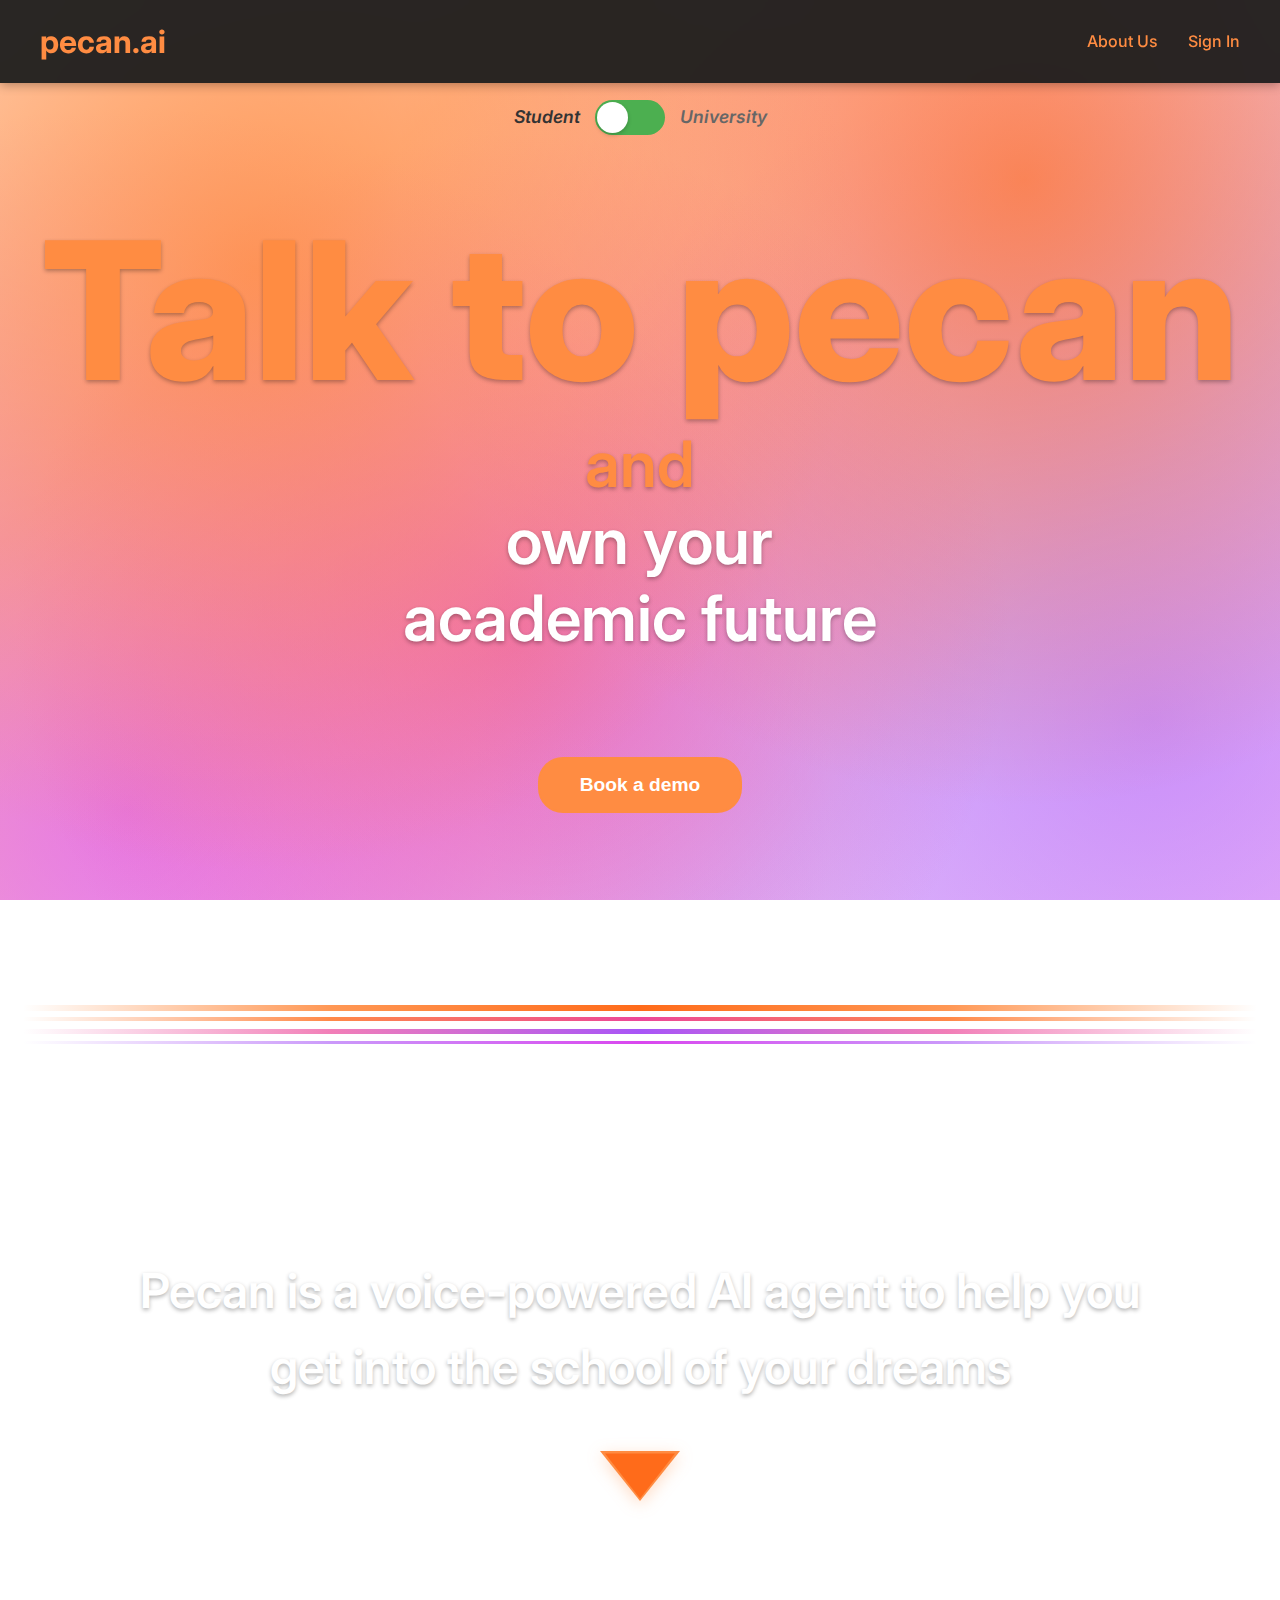
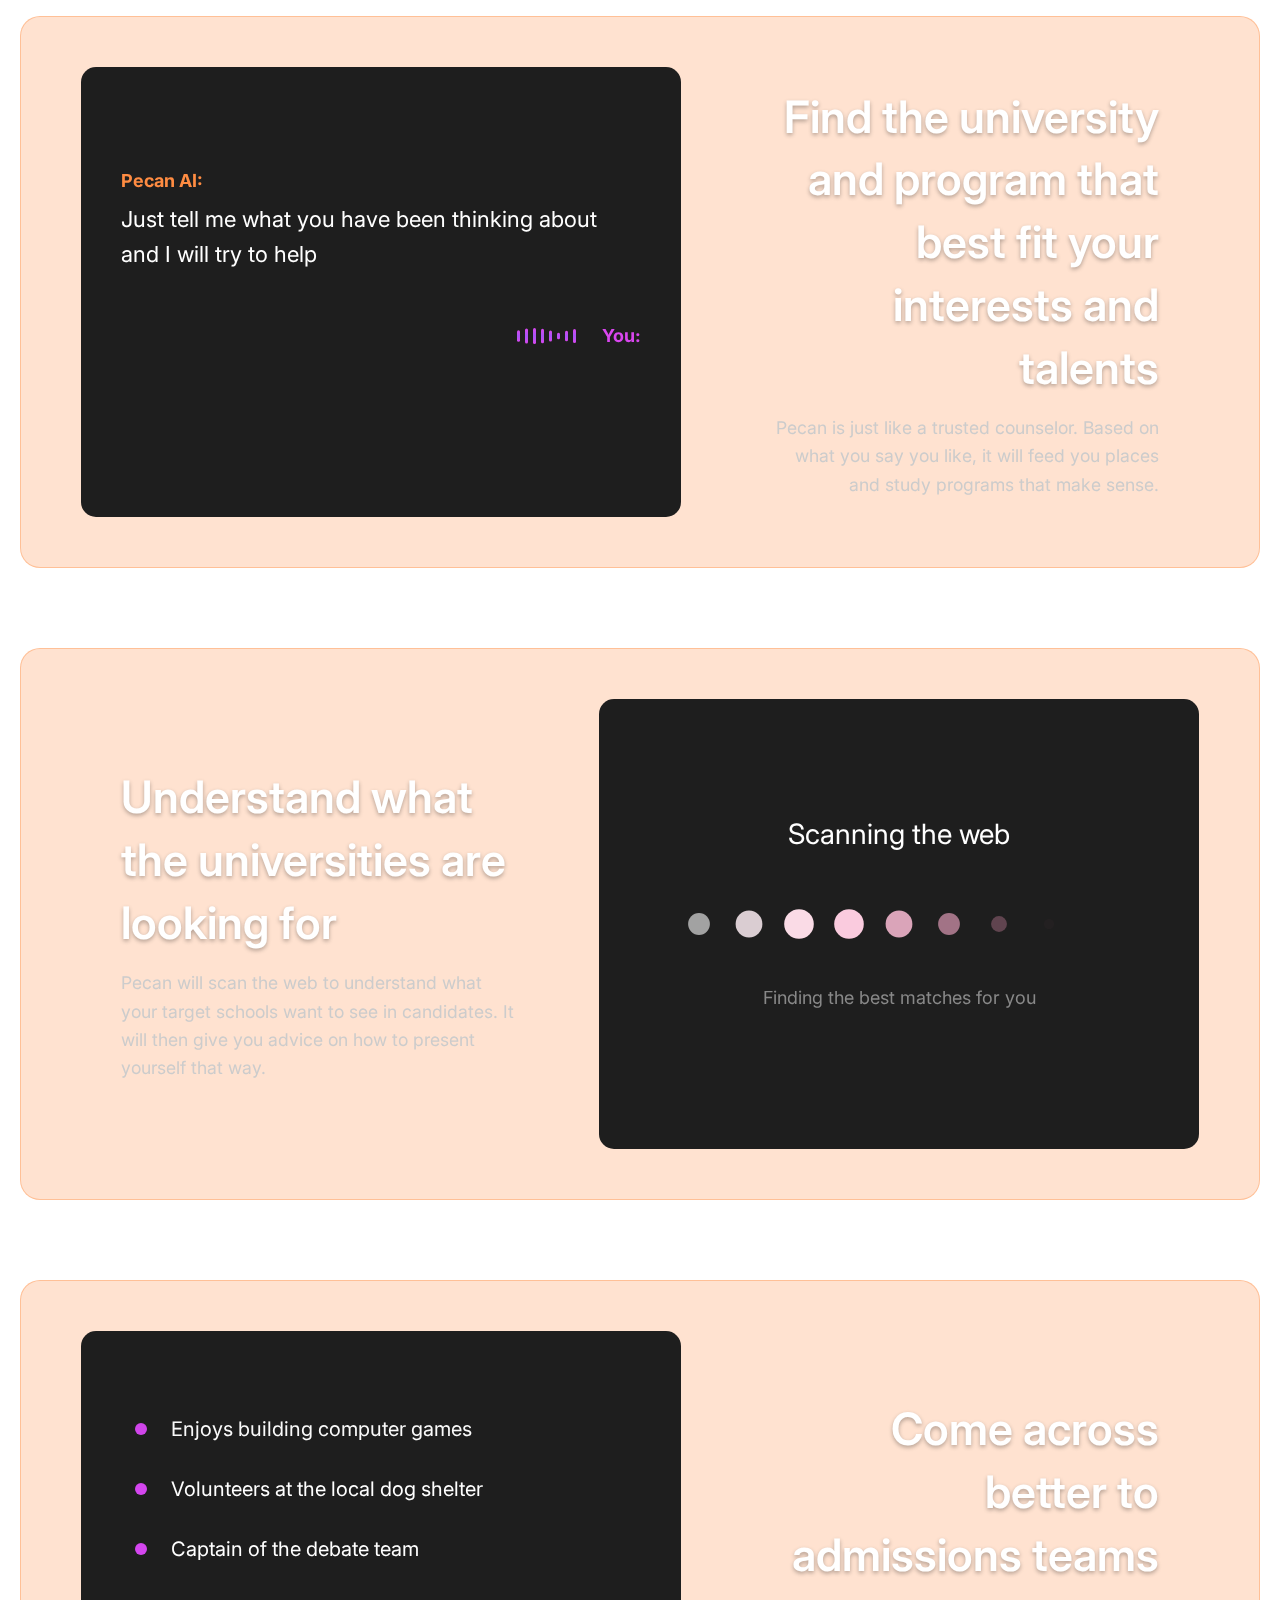
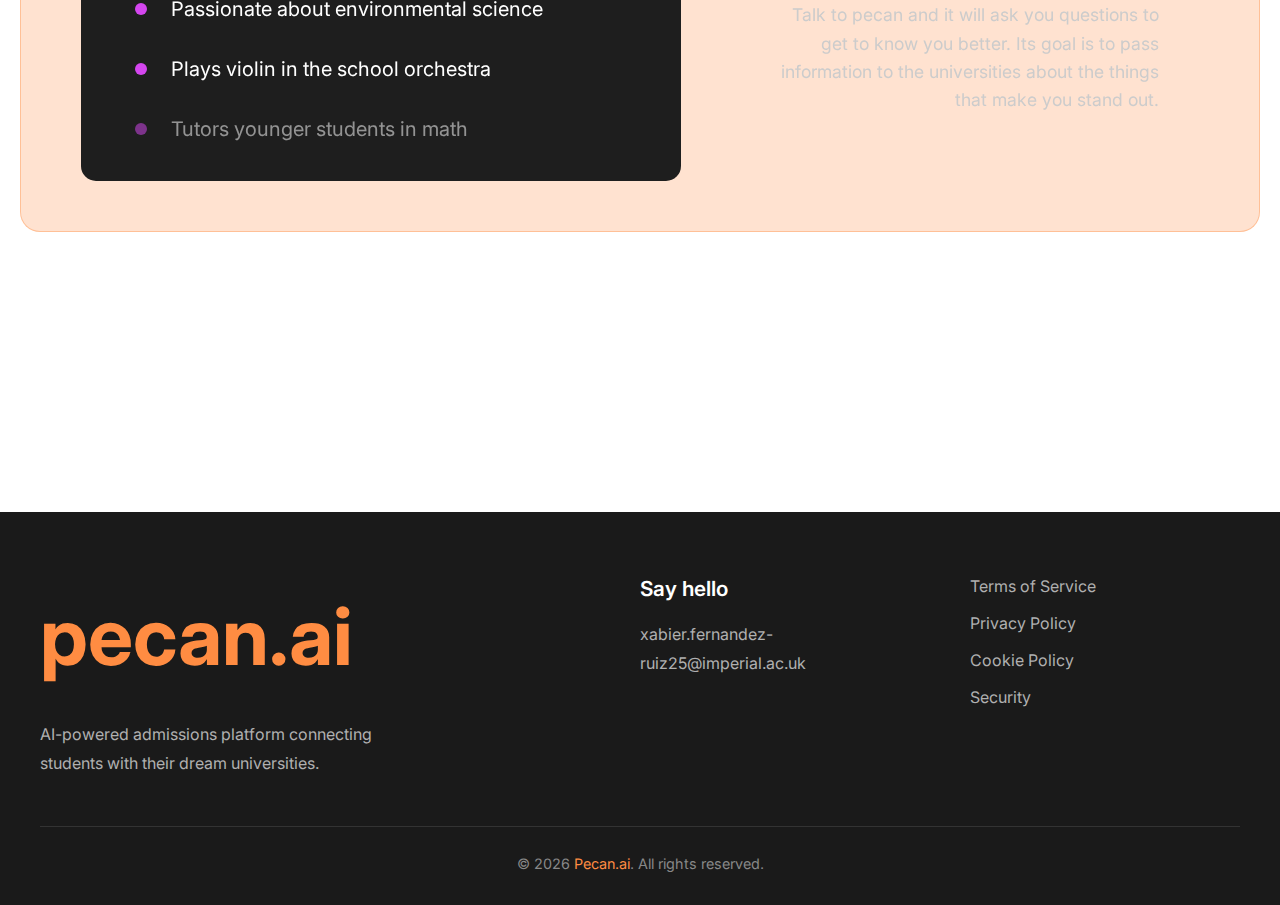
<file: Pecan.ai website 1.0/index.html>
<!DOCTYPE html>
<html lang="en">
<head>
    <meta charset="UTF-8">
    <meta name="viewport" content="width=device-width, initial-scale=1.0">
    <title>pecan.ai - AI-Powered Academic Platform</title>
    <link rel="stylesheet" href="styles.css">
    <link href="https://fonts.googleapis.com/css2?family=Inter:wght@300;400;500;600;700&display=swap" rel="stylesheet">
</head>
<body>
    <!-- Navigation -->
    <nav class="navbar">
        <div class="nav-container">
            <div class="nav-brand">
                <h1>pecan.ai</h1>
            </div>
            <div class="nav-menu">
                <a href="about-us.html" class="nav-link">About Us</a>
                <a href="signup.html" class="nav-link">Sign In</a>
            </div>
        </div>
    </nav>

    <!-- Toggle Section -->
    <section class="toggle-section">
        <div class="nav-toggle">
            <span class="toggle-label" id="studentLabel">Student</span>
            <div class="toggle-switch" id="userToggle">
                <div class="toggle-slider"></div>
            </div>
            <span class="toggle-label" id="universityLabel">University</span>
        </div>
    </section>

    <!-- UNIVERSITY CONTENT -->
    <div id="universityContent" class="content-section">
        <!-- Hero Section -->
        <section class="hero-simple">
            <div class="hero-text-only fade-in-on-scroll">
                <h2>
                    <span class="hero-main-line"><span class="orange-text">Talk to </span><span class="orange-text">pecan</span></span>
                    <span class="hero-secondary-line"><span class="orange-text">and feel confident<br>that you<br></span>
                    <span class="white-text">admit the best</span></span>
                </h2>
            </div>
            <button class="demo-button" onclick="window.location.href='demo.html'">Book a demo</button>
            
            <!-- Wave Animation -->
            <div class="wave-container">
                <div class="wave-line wave1"></div>
                <div class="wave-line wave2"></div>
                <div class="wave-line wave3"></div>
                <div class="wave-line wave4"></div>
            </div>
        </section>

        <!-- Description Section -->
        <section class="description-section">
            <p class="main-description">
                <span class="orange">Pecan</span> <span class="orange">is a voice-powered AI agent to help you make more</span> <span class="orange">informed admission decisions</span>
            </p>
            <div class="arrow-down"></div>
        </section>

        <!-- Features Section -->
        <section class="features-list">
            <div class="feature-item align-right">
                <div class="feature-animation">
                    <canvas class="code-animation" data-animation="1"></canvas>
                </div>
                <div class="feature-text">
                    <h3>Consolidate all your evaluation criteria <span class="orange">in one place</span></h3>
                    <p class="small-text">Feed pecan relevant documentation about your admissions criteria. It will create personalized dashboards so you can see how the different metrics interact.</p>
                </div>
            </div>

            <div class="feature-item reverse">
                <div class="feature-animation">
                    <canvas class="code-animation" data-animation="2"></canvas>
                </div>
                <div class="feature-text">
                    <h3>Visualize how <span class="orange">all</span> applicants fare against what you are looking for</h3>
                    <p class="small-text">Can't remember how applicant 1 fared against applicant 100? Pecan will let you compare all prospective students and show outliers.</p>
                </div>
            </div>

            <div class="feature-item align-right">
                <div class="feature-animation">
                    <canvas class="code-animation" data-animation="3"></canvas>
                </div>
                <div class="feature-text">
                    <h3>Get to know your candidates better through <span class="orange">more data</span> and <span class="orange">AI-safe assessments</span></h3>
                    <p class="small-text">Pecan will create assessments tailored to your criteria that bypass LLM cheating in admissions. Just specify the traits you want to test.</p>
                </div>
            </div>
        </section>
    </div>

    <!-- STUDENT CONTENT -->
    <div id="studentContent" class="content-section" style="display: none;">
        <!-- Hero Section -->
        <section class="hero-simple">
            <div class="hero-text-only fade-in-on-scroll">
                <h2>
                    <span class="hero-main-line"><span class="orange-text">Talk to </span><span class="orange-text">pecan</span></span>
                    <span class="hero-secondary-line"><span class="orange-text">and<br></span>
                    <span class="white-text">own your<br>academic future</span></span>
                </h2>
            </div>
            <button class="demo-button" onclick="window.location.href='demo.html'">Book a demo</button>
            
            <!-- Wave Animation -->
            <div class="wave-container">
                <div class="wave-line wave1"></div>
                <div class="wave-line wave2"></div>
                <div class="wave-line wave3"></div>
                <div class="wave-line wave4"></div>
            </div>
        </section>

        <!-- Description Section -->
        <section class="description-section">
            <p class="main-description">
                <span class="orange">Pecan</span> <span class="orange">is a voice-powered AI agent to help you get into the</span> <span class="orange">school of your dreams</span>
            </p>
            <div class="arrow-down"></div>
        </section>

        <!-- Features Section -->
        <section class="features-list">
            <div class="feature-item align-right">
                <div class="feature-animation">
                    <canvas class="code-animation" data-animation="4"></canvas>
                </div>
                <div class="feature-text">
                    <h3>Find the <span class="orange">university</span> and <span class="orange">program</span> that best fit <span class="orange">your interests</span> and <span class="orange">talents</span></h3>
                    <p class="small-text">Pecan is just like a trusted counselor. Based on what you say you like, it will feed you places and study programs that make sense.</p>
                </div>
            </div>

            <div class="feature-item reverse">
                <div class="feature-animation">
                    <canvas class="code-animation" data-animation="5"></canvas>
                </div>
                <div class="feature-text">
                    <h3>Understand what the universities are <span class="orange">looking for</span></h3>
                    <p class="small-text">Pecan will scan the web to understand what your target schools want to see in candidates. It will then give you advice on how to present yourself that way.</p>
                </div>
            </div>

            <div class="feature-item align-right">
                <div class="feature-animation">
                    <canvas class="code-animation" data-animation="6"></canvas>
                </div>
                <div class="feature-text">
                    <h3><span class="orange">Come across better</span> to admissions teams</h3>
                    <p class="small-text">Talk to pecan and it will ask you questions to get to know you better. Its goal is to pass information to the universities about the things that make you stand out.</p>
                </div>
            </div>
        </section>
    </div>

    <!-- FOOTER -->
    <footer class="footer-section">
        <div class="footer-container">
            <div class="footer-content">
                <div class="footer-column">
                    <h3>pecan.ai</h3>
                    <p>AI-powered admissions platform connecting students with their dream universities.</p>
                </div>
                <div class="footer-column">
                    <h4>Say hello</h4>
                    <p>xabier.fernandez-ruiz25@imperial.ac.uk</p>
                </div>
                <div class="footer-column">
                    <p>Terms of Service</p>
                    <p>Privacy Policy</p>
                    <p>Cookie Policy</p>
                    <p>Security</p>
                </div>
            </div>
            <div class="footer-bottom">
                <p>&copy; 2026 <a href="about.html" class="footer-link">Pecan.ai</a>. All rights reserved.</p>
            </div>
        </div>
    </footer>

    <script src="script.js"></script>
</body>
</html>
</file>
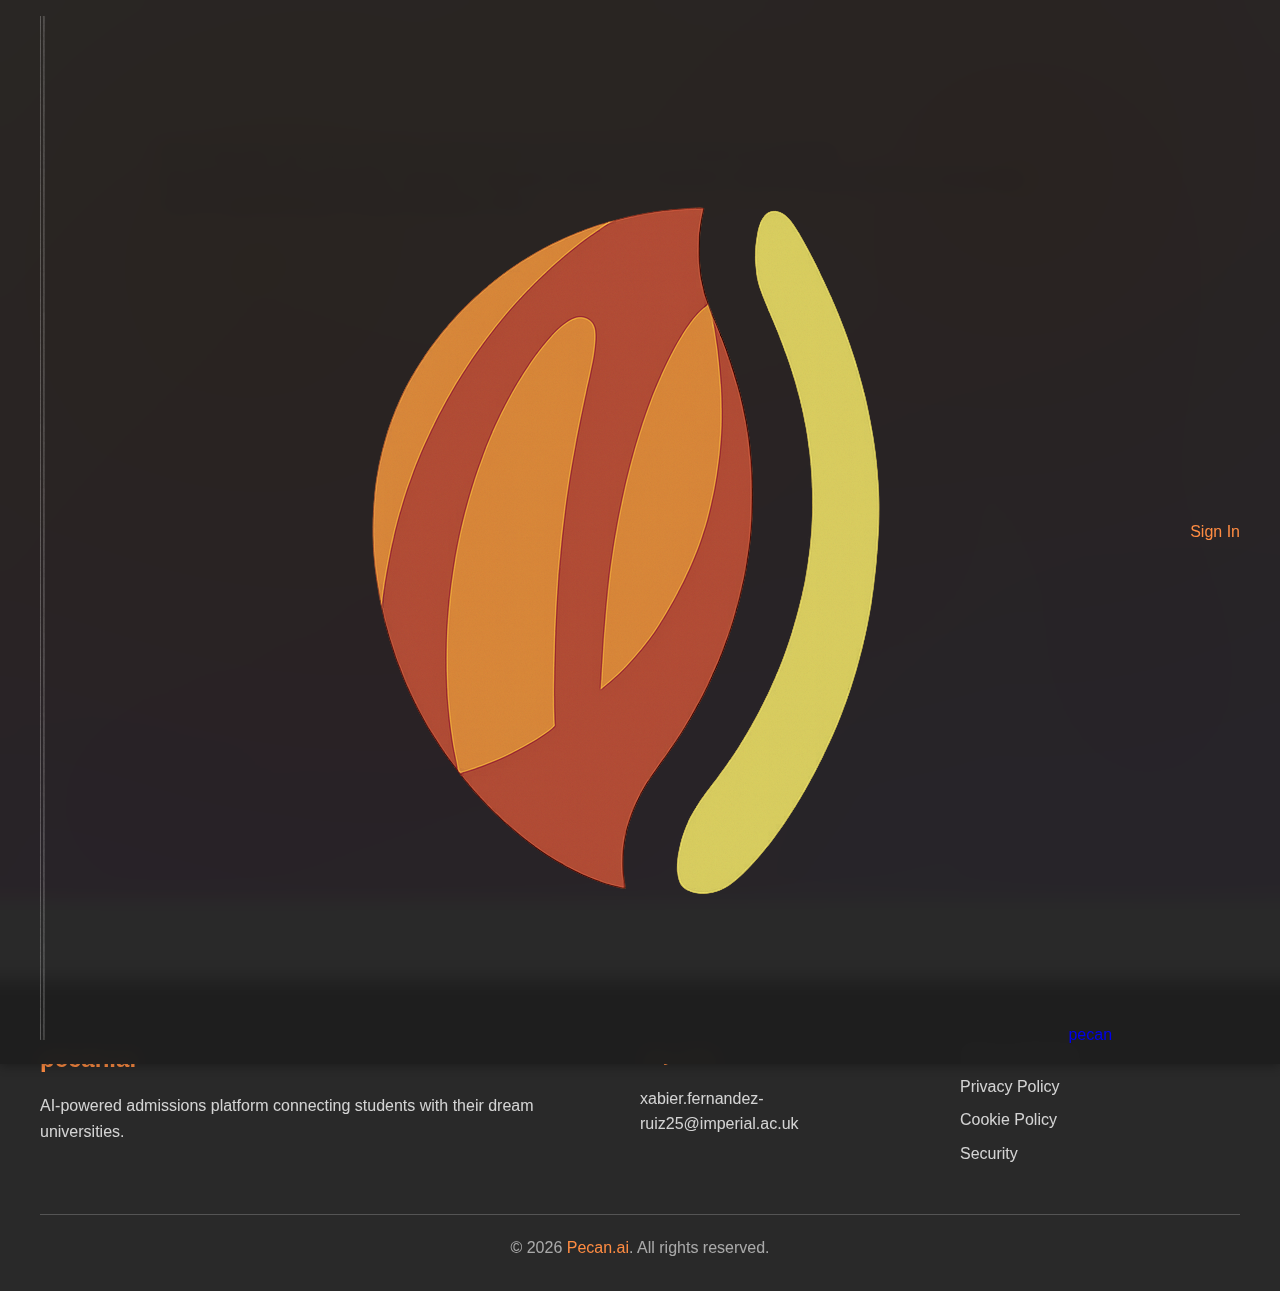
<file: about-us.html>
<!DOCTYPE html>
<html lang="en">
<head>
    <meta charset="UTF-8">
    <meta name="viewport" content="width=device-width, initial-scale=1.0">
    <title>About Us - pecan.ai</title>
    <link rel="stylesheet" href="about-us-styles.css">
    <link href="https://fonts.googleapis.com/css2?family=Open+Sans:wght@300;400;700;800&display=swap" rel="stylesheet">
</head>
<body>
    <!-- Navigation -->
    <nav class="navbar">
        <div class="nav-container">
            <div class="nav-brand">
                <a href="index.html">
                    <div class="logo-wrapper">
                        <img src="Pecan Logo PNG.png" alt="pecan" class="logo-img">
                        <span class="logo-text">pecan</span>
                    </div>
                </a>
            </div>
            <div class="nav-menu">
                <a href="signup.html" class="nav-link">Sign In</a>
            </div>
        </div>
    </nav>

    <!-- Main Content -->
    <main class="about-main">
        <div class="about-container">
            <!-- Problem Statements Section -->
            <section class="problem-section">
                <div class="problem-statement">
                    <p>Pecan was born out of the conviction university does not have to end the moment you graduate.</p>
                </div>
                <div class="problem-statement secondary">
                    <p>We want to leverage universities' networks to help both students and institutions make the most of what they already have.</p>
                </div>
                <div class="problem-statement cta">
                    <p>Help us make this dream a reality by getting in touch.</p>
                </div>
            </section>
        </div>
    </main>

    <!-- Footer -->
    <footer class="footer-section">
        <div class="footer-container">
            <div class="footer-content">
                <div class="footer-column">
                    <h3>pecan.ai</h3>
                    <p>AI-powered admissions platform connecting students with their dream universities.</p>
                </div>
                <div class="footer-column">
                    <h4>Say hello</h4>
                    <p>xabier.fernandez-ruiz25@imperial.ac.uk</p>
                </div>
                <div class="footer-column">
                    <p>Terms of Service</p>
                    <p>Privacy Policy</p>
                    <p>Cookie Policy</p>
                    <p>Security</p>
                </div>
            </div>
            <div class="footer-bottom">
                <p>&copy; 2026 <a href="about.html" class="footer-link">Pecan.ai</a>. All rights reserved.</p>
            </div>
        </div>
    </footer>
</body>
</html>
</file>
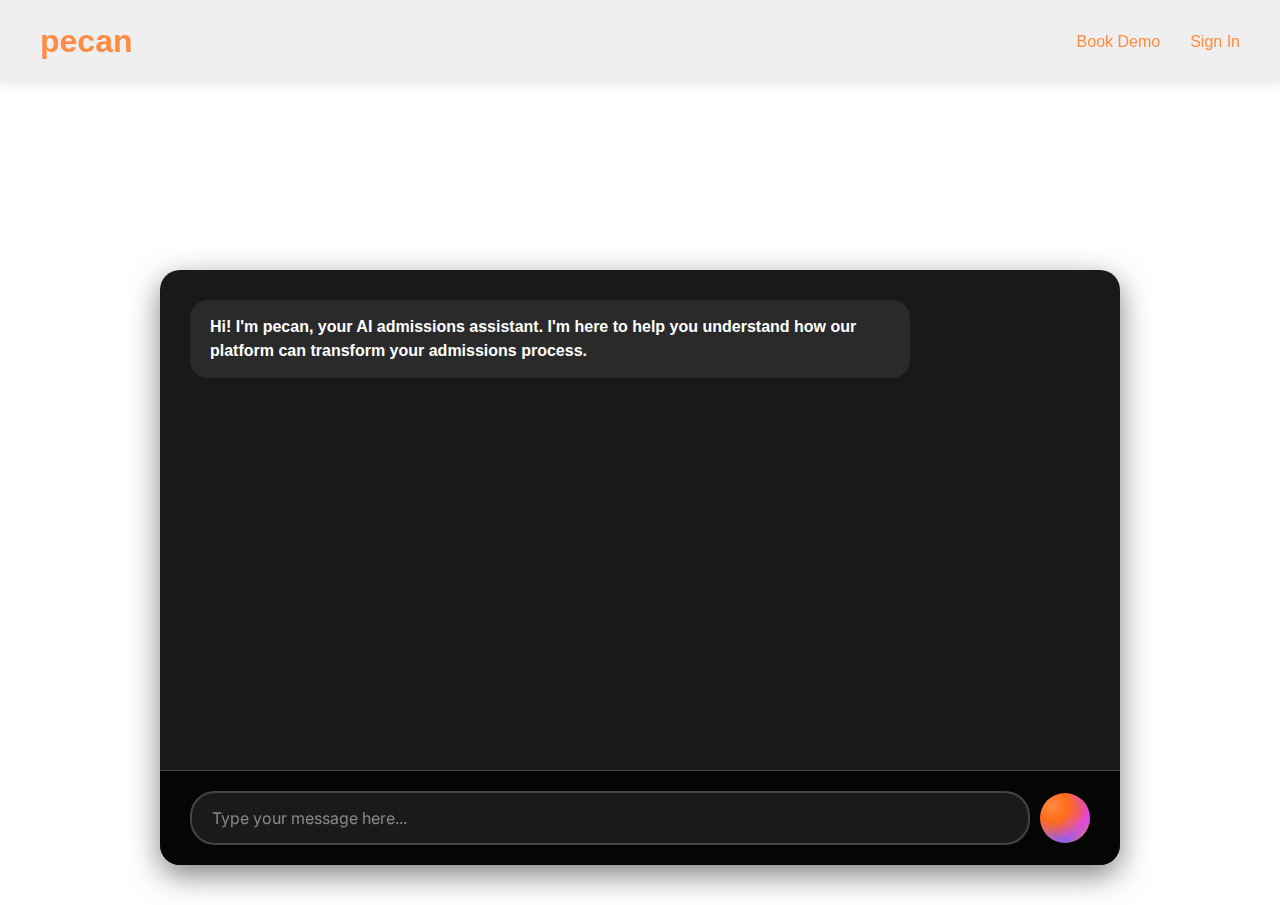
<file: about.html>
<!DOCTYPE html>
<html lang="en">
<head>
    <meta charset="UTF-8">
    <meta name="viewport" content="width=device-width, initial-scale=1.0">
    <title>About pecan.ai - Interactive Chat</title>
    <link rel="stylesheet" href="about-styles.css">
    <link href="https://fonts.googleapis.com/css2?family=Inter:wght@300;400;500;600;700&display=swap" rel="stylesheet">
</head>
<body>
    <!-- Navigation -->
    <nav class="navbar">
        <div class="nav-container">
            <div class="nav-brand">
                <a href="index.html"><h1>pecan</h1></a>
            </div>
            <div class="nav-menu">
                <a href="demo.html" class="nav-link">Book Demo</a>
                <a href="signup.html" class="nav-link">Sign In</a>
            </div>
        </div>
    </nav>

    <!-- Main Content -->
    <main class="chat-main">
        <div class="chat-container">
            <!-- Header -->
            <section class="chat-header">
                <h1>Chat with <span class="orange">pecan</span></h1>
            </section>

            <!-- Chat Interface -->
            <section class="chat-interface">
                <div class="chat-window" id="chatWindow">
                    <div class="chat-messages" id="chatMessages">
                        <!-- Welcome message -->
                        <div class="message bot-message">
                            <div class="message-content">
                                <div class="message-bubble">
                                    <p>Hi! I'm pecan, your AI admissions assistant. I'm here to help you understand how our platform can transform your admissions process.</p>
                                </div>
                            </div>
                        </div>
                    </div>
                </div>

                <!-- Input Area -->
                <div class="chat-input-area">
                    <div class="input-container">
                        <input type="text" id="messageInput" placeholder="Type your message here..." class="message-input">
                        <button id="voiceButton" class="voice-button" title="Click to speak">
                        </button>
                    </div>
                    <div class="voice-status" id="voiceStatus" style="display: none;">
                        <div class="listening-indicator">
                            <div class="pulse"></div>
                            <span>Listening...</span>
                        </div>
                    </div>
                </div>
            </section>
        </div>
    </main>

    <!-- Voice Permission Modal -->
    <div class="modal" id="voiceModal" style="display: none;">
        <div class="modal-content">
            <div class="modal-header">
                <h3>Enable Voice Chat</h3>
            </div>
            <div class="modal-body">
                <p>To use voice chat, please allow microphone access when prompted by your browser.</p>
                <p>This will let you speak directly to pecan for a more natural conversation experience.</p>
            </div>
            <div class="modal-footer">
                <button class="modal-btn secondary" onclick="closeVoiceModal()">Maybe Later</button>
                <button class="modal-btn" onclick="enableVoice()">Enable Voice</button>
            </div>
        </div>
    </div>

    <script src="about-script.js"></script>
</body>
</html>
</file>
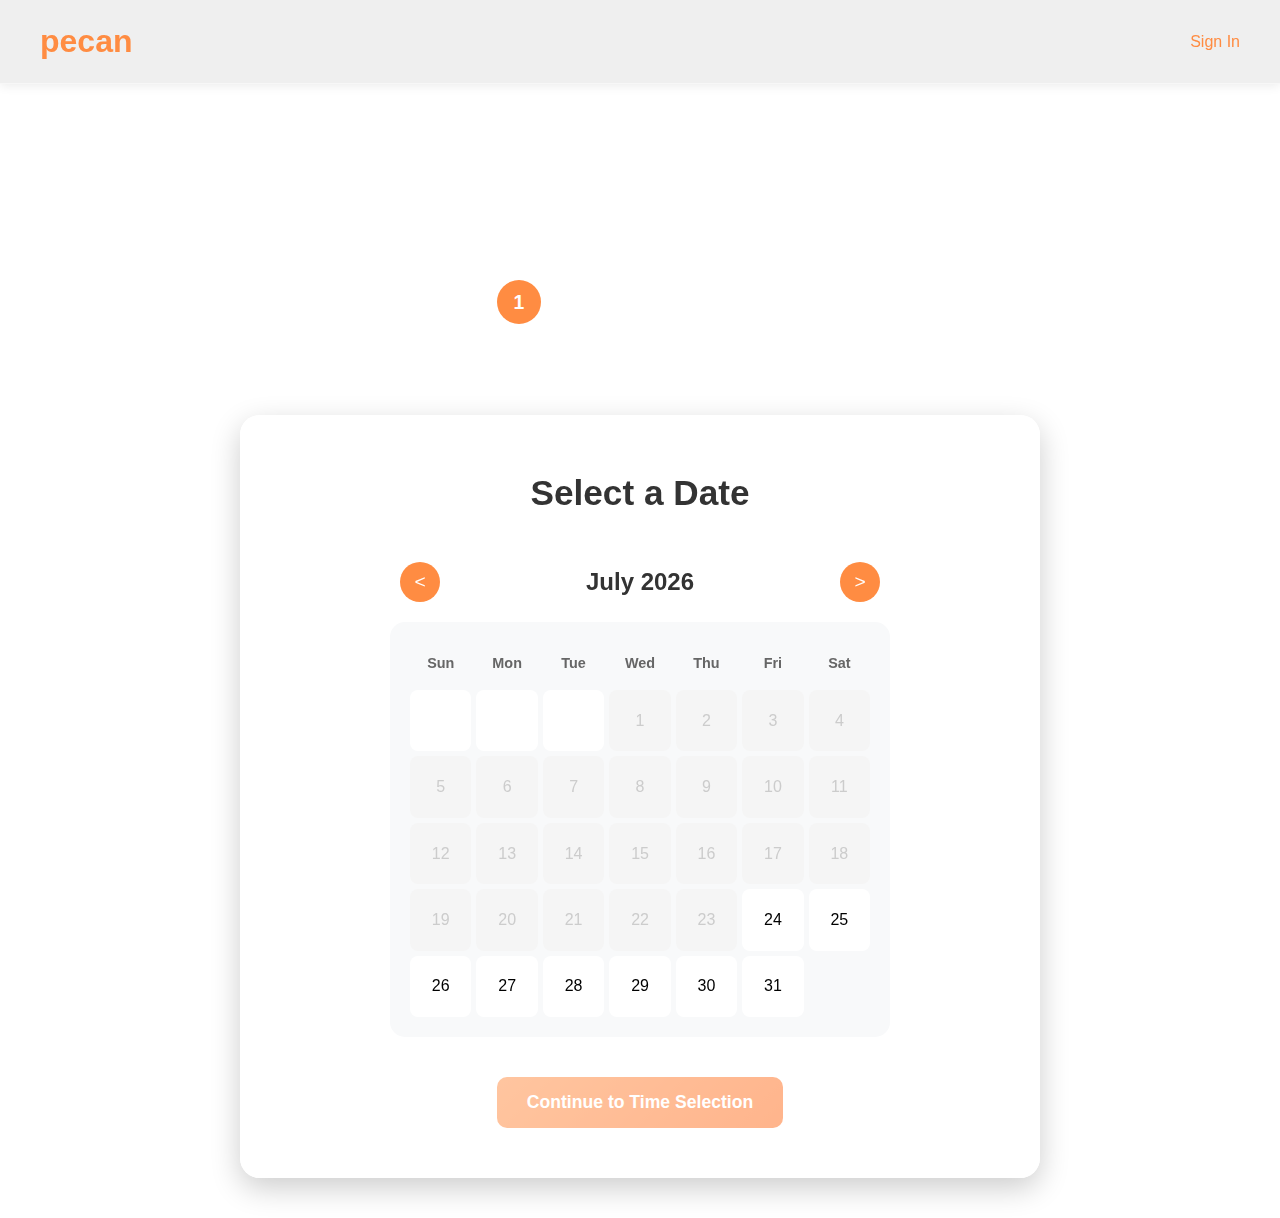
<file: demo.html>
<!DOCTYPE html>
<html lang="en">
<head>
    <meta charset="UTF-8">
    <meta name="viewport" content="width=device-width, initial-scale=1.0">
    <title>Book a Demo - pecan.ai</title>
    <link rel="stylesheet" href="demo-styles.css">
    <link href="https://fonts.googleapis.com/css2?family=Inter:wght@300;400;500;600;700&display=swap" rel="stylesheet">
</head>
<body>
    <!-- Navigation -->
    <nav class="navbar">
        <div class="nav-container">
            <div class="nav-brand">
                <a href="index.html"><h1>pecan</h1></a>
            </div>
            <div class="nav-menu">
                <a href="signup.html" class="nav-link">Sign In</a>
            </div>
        </div>
    </nav>

    <!-- Main Content -->
    <main class="demo-main">
        <div class="demo-container">
            <!-- Header Section -->
            <section class="demo-header">
                <h1>Start working with <span class="white">pecan</span></h1>
                <!-- Progress Indicator -->
                <div class="progress-indicator">
                    <div class="progress-step active clickable" data-step="1">
                        <div class="step-number">1</div>
                        <div class="step-label">Select Date</div>
                    </div>
                    <div class="progress-step clickable" data-step="2">
                        <div class="step-number">2</div>
                        <div class="step-label">Choose Time</div>
                    </div>
                    <div class="progress-step clickable" data-step="3">
                        <div class="step-number">3</div>
                        <div class="step-label">Your Details</div>
                    </div>
                </div>
            </section>

            <!-- Step 1: Calendar -->
            <section class="step-section" id="step1">
                <div class="step-container">
                    <h2>Select a Date</h2>
                    <div class="calendar-container">
                        <div class="calendar-header">
                            <button class="calendar-nav" id="prevMonth">&lt;</button>
                            <h3 id="currentMonth"></h3>
                            <button class="calendar-nav" id="nextMonth">&gt;</button>
                        </div>
                        <div class="calendar-grid" id="calendarGrid">
                            <!-- Calendar will be generated by JavaScript -->
                        </div>
                    </div>
                    <div class="step-navigation-center">
                        <button class="step-btn" id="dateNextBtn" disabled>Continue to Time Selection</button>
                    </div>
                </div>
            </section>

            <!-- Step 2: Time Selection -->
            <section class="step-section" id="step2" style="display: none;">
                <div class="step-container">
                    <h2>Choose Your Preferred Time</h2>
                    <div class="selected-date-display" id="selectedDateDisplay"></div>
                    <div class="time-slots-container">
                        <div class="time-period">
                            <h4>Morning</h4>
                            <div class="time-slots" data-period="morning">
                                <button class="time-slot" data-time="09:00">9:00 AM</button>
                                <button class="time-slot" data-time="09:30">9:30 AM</button>
                                <button class="time-slot" data-time="10:00">10:00 AM</button>
                                <button class="time-slot" data-time="10:30">10:30 AM</button>
                                <button class="time-slot" data-time="11:00">11:00 AM</button>
                                <button class="time-slot" data-time="11:30">11:30 AM</button>
                            </div>
                        </div>
                        <div class="time-period">
                            <h4>Afternoon</h4>
                            <div class="time-slots" data-period="afternoon">
                                <button class="time-slot" data-time="12:00">12:00 PM</button>
                                <button class="time-slot" data-time="12:30">12:30 PM</button>
                                <button class="time-slot" data-time="13:00">1:00 PM</button>
                                <button class="time-slot" data-time="13:30">1:30 PM</button>
                                <button class="time-slot" data-time="14:00">2:00 PM</button>
                                <button class="time-slot" data-time="14:30">2:30 PM</button>
                                <button class="time-slot" data-time="15:00">3:00 PM</button>
                                <button class="time-slot" data-time="15:30">3:30 PM</button>
                                <button class="time-slot" data-time="16:00">4:00 PM</button>
                                <button class="time-slot" data-time="16:30">4:30 PM</button>
                            </div>
                        </div>
                        <div class="time-period">
                            <h4>Evening</h4>
                            <div class="time-slots" data-period="evening">
                                <button class="time-slot" data-time="17:00">5:00 PM</button>
                                <button class="time-slot" data-time="17:30">5:30 PM</button>
                                <button class="time-slot" data-time="18:00">6:00 PM</button>
                                <button class="time-slot" data-time="18:30">6:30 PM</button>
                            </div>
                        </div>
                    </div>
                    <div class="step-navigation-center">
                        <button class="step-btn" id="timeNextBtn" disabled>Continue to Details</button>
                    </div>
                </div>
            </section>

            <!-- Step 3: Form -->
            <section class="step-section" id="step3" style="display: none;">
                <div class="form-container">
                    <div class="booking-summary" id="bookingSummary"></div>
                    <form class="demo-form" id="demoForm">
                        <!-- User Type Selection -->
                        <div class="form-group user-type-group">
                            <label class="form-label">I am a:</label>
                            <div class="radio-group">
                                <label class="radio-option">
                                    <input type="radio" name="userType" value="student" checked>
                                    <span class="radio-custom"></span>
                                    <span class="radio-text">Student</span>
                                </label>
                                <label class="radio-option">
                                    <input type="radio" name="userType" value="university">
                                    <span class="radio-custom"></span>
                                    <span class="radio-text">University Representative</span>
                                </label>
                            </div>
                        </div>

                        <!-- Personal Information -->
                        <div class="form-row">
                            <div class="form-group">
                                <label for="firstName" class="form-label">First Name *</label>
                                <input type="text" id="firstName" name="firstName" class="form-input" required>
                            </div>
                            <div class="form-group">
                                <label for="lastName" class="form-label">Last Name *</label>
                                <input type="text" id="lastName" name="lastName" class="form-input" required>
                            </div>
                        </div>

                        <div class="form-group">
                            <label for="email" class="form-label">Contact Email *</label>
                            <input type="email" id="email" name="email" class="form-input" required>
                        </div>

                        <div class="form-group">
                            <label for="extraThoughts" class="form-label">Please share any additional information relevant to your situation</label>
                            <textarea id="extraThoughts" name="extraThoughts" class="form-textarea" rows="4" placeholder="Share any specific needs, questions, or context that would help us prepare for your session..."></textarea>
                        </div>

                        <!-- Submit Button -->
                        <div class="step-navigation-center">
                            <button type="submit" class="submit-btn">
                                <span class="btn-text">Book My Session</span>
                                <span class="btn-loading" style="display: none;">Booking...</span>
                            </button>
                        </div>
                    </form>
                </div>
            </section>
        </div>
    </main>

    <!-- Success Modal -->
    <div class="modal" id="successModal" style="display: none;">
        <div class="modal-content">
            <div class="modal-header">
                <h2>Welcome to pecan! 🎉</h2>
            </div>
            <div class="modal-body">
                <p>Thank you for booking a session with pecan! We've received your booking and will send you a calendar invitation shortly.</p>
                <p>Check your email for confirmation details and next steps.</p>
            </div>
            <div class="modal-footer">
                <button class="modal-btn" onclick="closeModal()">Got it!</button>
            </div>
        </div>
    </div>

    <script src="demo-script.js"></script>
</body>
</html>
</file>
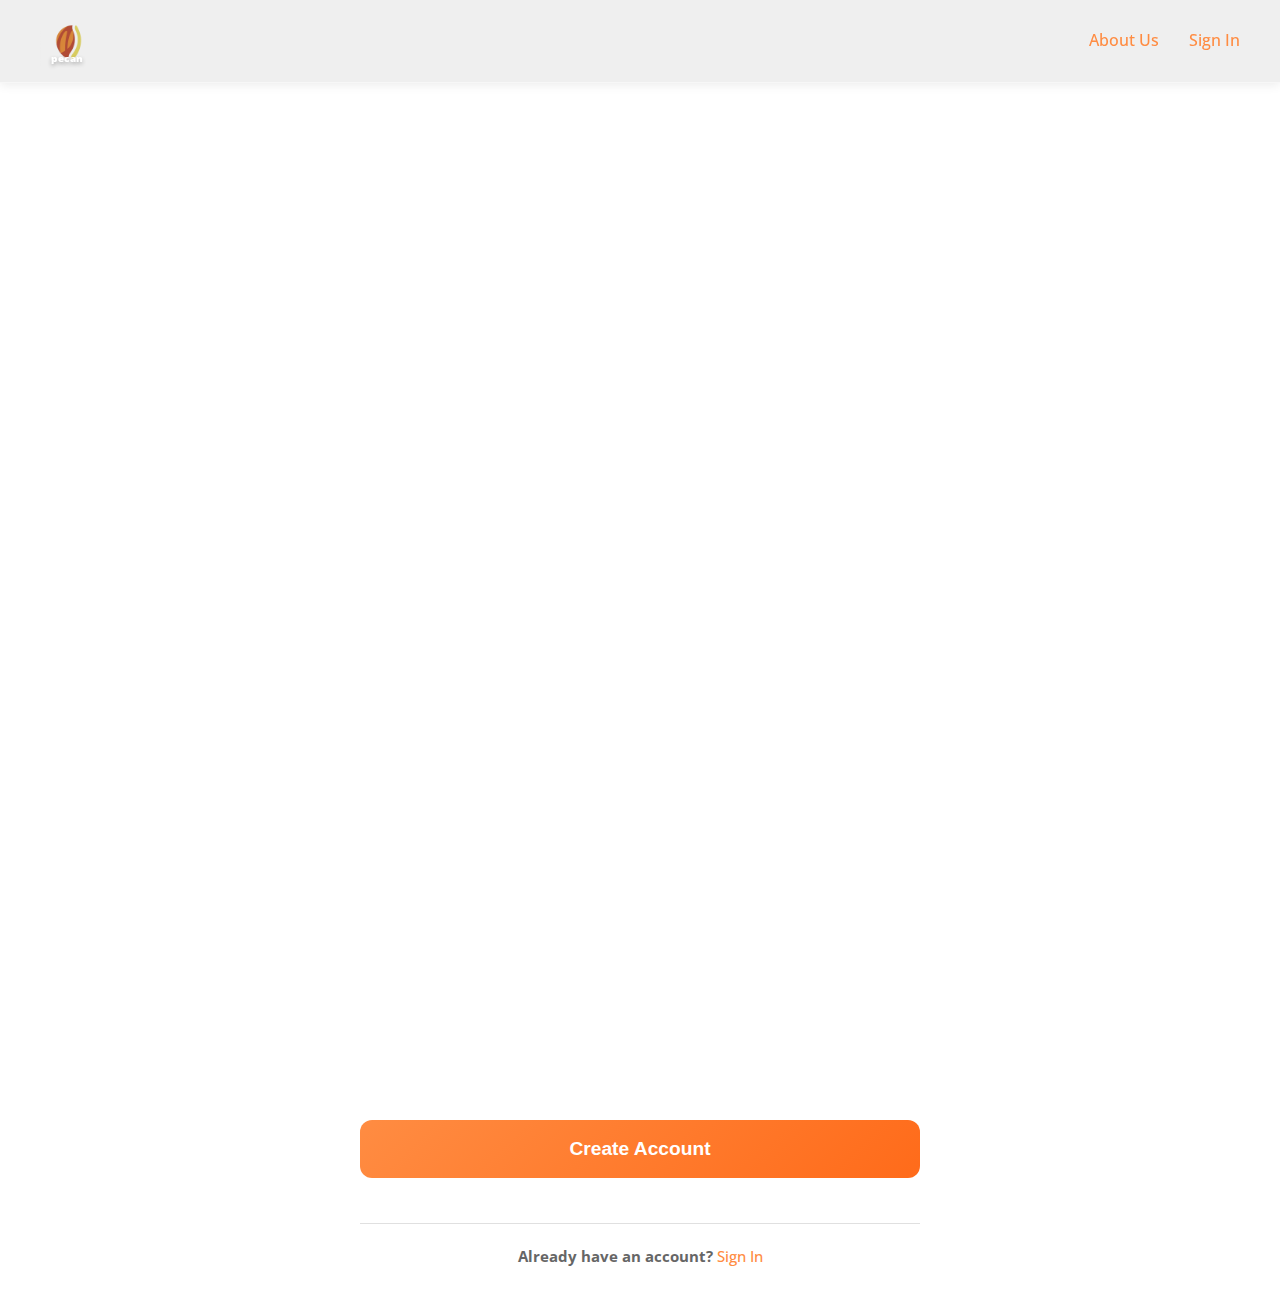
<file: register.html>
<!DOCTYPE html>
<html lang="en">
<head>
    <meta charset="UTF-8">
    <meta name="viewport" content="width=device-width, initial-scale=1.0">
    <title>Create Account - pecan.ai</title>
    <link rel="stylesheet" href="register-styles.css">
    <link href="https://fonts.googleapis.com/css2?family=Open+Sans:wght@700;800&display=swap" rel="stylesheet">
</head>
<body>
    <!-- Navigation -->
    <nav class="navbar">
        <div class="nav-container">
            <div class="nav-brand">
                <a href="index.html">
                    <div class="logo-wrapper">
                        <img src="Pecan Logo PNG.png" alt="pecan" class="logo-img">
                        <span class="logo-text">pecan</span>
                    </div>
                </a>
            </div>
            <div class="nav-menu">
                <a href="about-us.html" class="nav-link">About Us</a>
                <a href="signup.html" class="nav-link">Sign In</a>
            </div>
        </div>
    </nav>

    <!-- Main Content -->
    <main class="signup-main">
        <div class="signup-container">
            <!-- Header Section -->
            <section class="signup-header">
                <h1>Join <span class="orange">pecan</span></h1>
            </section>

            <!-- Sign Up Form -->
            <section class="signup-form-section">
                <div class="form-container">
                    <form class="signup-form" id="signupForm">
                        <!-- Personal Information -->
                        <div class="form-row">
                            <div class="form-group">
                                <label for="firstName" class="form-label">First Name *</label>
                                <input type="text" id="firstName" name="firstName" class="form-input" required>
                            </div>
                            <div class="form-group">
                                <label for="lastName" class="form-label">Last Name *</label>
                                <input type="text" id="lastName" name="lastName" class="form-input" required>
                            </div>
                        </div>

                        <div class="form-group">
                            <label for="email" class="form-label">Email Address *</label>
                            <input type="email" id="email" name="email" class="form-input" required>
                        </div>

                        <div class="form-group">
                            <label for="password" class="form-label">Password *</label>
                            <input type="password" id="password" name="password" class="form-input" required>
                            <div class="password-requirements">
                                <small>Password must be at least 8 characters long</small>
                            </div>
                        </div>

                        <div class="form-group">
                            <label for="confirmPassword" class="form-label">Confirm Password *</label>
                            <input type="password" id="confirmPassword" name="confirmPassword" class="form-input" required>
                        </div>

                        <!-- University-specific fields -->
                        <div class="form-group">
                            <label for="university" class="form-label">University/Institution *</label>
                            <input type="text" id="university" name="university" class="form-input" required>
                        </div>
                        
                        <div class="form-group">
                            <label for="position" class="form-label">Your Position *</label>
                            <select id="position" name="position" class="form-select" required>
                                <option value="">Select your role</option>
                                <option value="admissions-director">Admissions Director</option>
                                <option value="admissions-officer">Admissions Officer</option>
                                <option value="dean">Dean</option>
                                <option value="registrar">Registrar</option>
                                <option value="it-director">IT Director</option>
                                <option value="other">Other</option>
                            </select>
                        </div>

                        <!-- Terms and Privacy -->
                        <div class="form-group checkbox-group">
                            <label class="checkbox-option">
                                <input type="checkbox" id="terms" name="terms" required>
                                <span class="checkbox-custom"></span>
                                <span class="checkbox-text">I agree to the <a href="#" class="link">Terms of Service</a> and <a href="#" class="link">Privacy Policy</a></span>
                            </label>
                        </div>

                        <div class="form-group checkbox-group">
                            <label class="checkbox-option">
                                <input type="checkbox" id="newsletter" name="newsletter">
                                <span class="checkbox-custom"></span>
                                <span class="checkbox-text">I'd like to receive updates and news about pecan.ai</span>
                            </label>
                        </div>

                        <!-- Submit Button -->
                        <button type="submit" class="submit-btn">
                            <span class="btn-text">Create Account</span>
                            <span class="btn-loading" style="display: none;">Creating Account...</span>
                        </button>

                        <!-- Sign In Link -->
                        <div class="signin-link">
                            <p>Already have an account? <a href="signup.html" class="link">Sign In</a></p>
                        </div>
                    </form>
                </div>
            </section>
        </div>
    </main>

    <!-- Success Modal -->
    <div class="modal" id="successModal" style="display: none;">
        <div class="modal-content">
            <div class="modal-header">
                <h2>Welcome to pecan! 🎉</h2>
            </div>
            <div class="modal-body">
                <p>Your account has been created successfully! We've sent a verification email to your address.</p>
                <p>Please check your email and click the verification link to activate your account.</p>
            </div>
            <div class="modal-footer">
                <button class="modal-btn" onclick="closeModal()">Get Started</button>
            </div>
        </div>
    </div>

    <script src="register-script.js"></script>
</body>
</html>
</file>
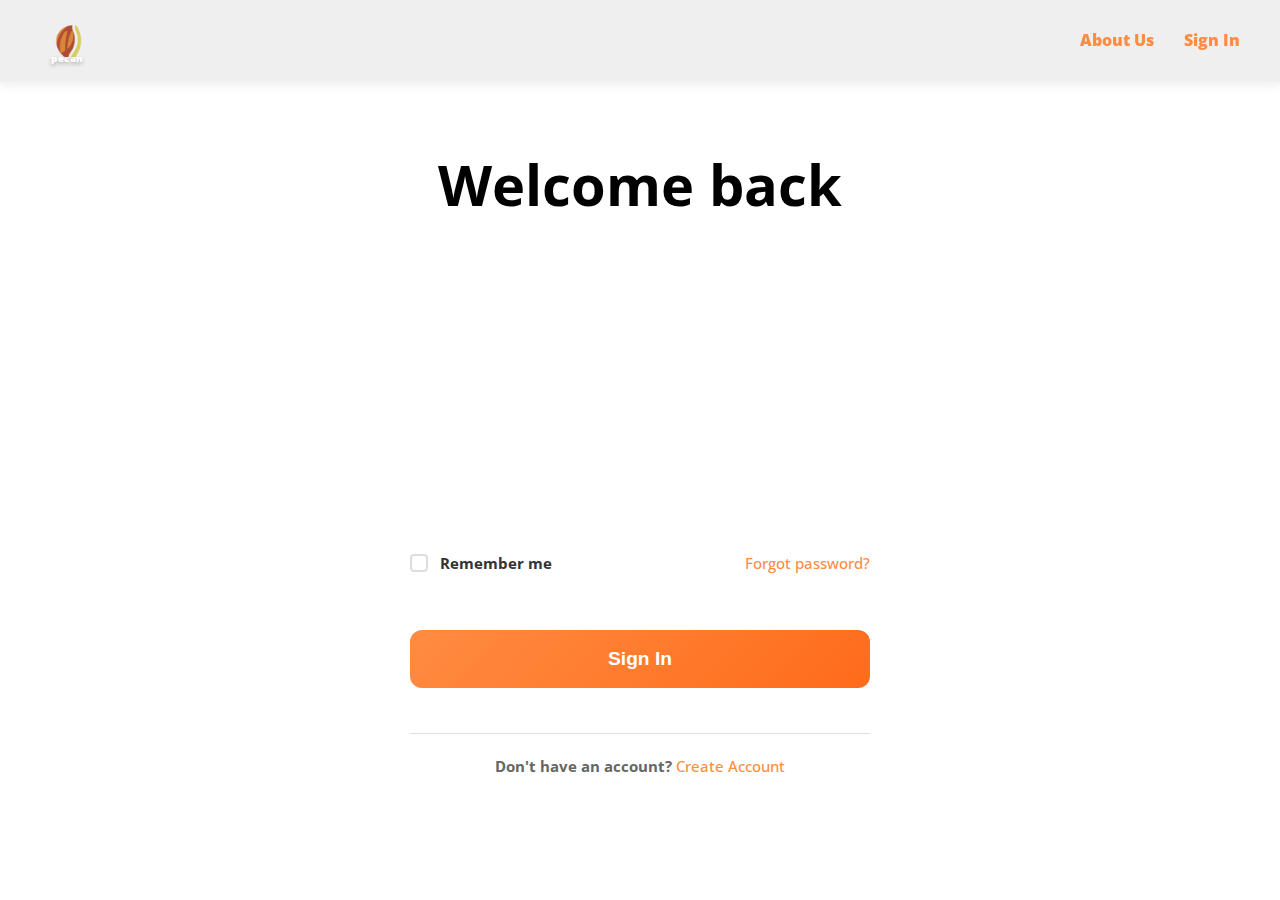
<file: signup.html>
<!DOCTYPE html>
<html lang="en">
<head>
    <meta charset="UTF-8">
    <meta name="viewport" content="width=device-width, initial-scale=1.0">
    <title>Sign In - pecan.ai</title>
    <link rel="stylesheet" href="signup-styles.css">
    <link href="https://fonts.googleapis.com/css2?family=Open+Sans:wght@700;800&display=swap" rel="stylesheet">
</head>
<body>
    <!-- Navigation -->
    <nav class="navbar">
        <div class="nav-container">
            <div class="nav-brand">
                <a href="index.html">
                    <div class="logo-wrapper">
                        <img src="Pecan Logo PNG.png" alt="pecan" class="logo-img">
                        <span class="logo-text">pecan</span>
                    </div>
                </a>
            </div>
            <div class="nav-menu">
                <a href="about-us.html" class="nav-link">About Us</a>
                <a href="signup.html" class="nav-link">Sign In</a>
            </div>
        </div>
    </nav>

    <!-- Main Content -->
    <main class="signup-main">
        <div class="signup-container">
            <!-- Header Section -->
            <section class="signup-header fade-in-on-scroll">
                <h1>Welcome <span class="orange">back</span></h1>
            </section>

            <!-- Sign In Form -->
            <section class="signup-form-section fade-in-on-scroll">
                <div class="form-container">
                    <form class="signup-form" id="signinForm">
                        <div class="form-group">
                            <label for="email" class="form-label">Email Address *</label>
                            <input type="email" id="email" name="email" class="form-input" required>
                        </div>

                        <div class="form-group">
                            <label for="password" class="form-label">Password *</label>
                            <input type="password" id="password" name="password" class="form-input" required>
                        </div>

                        <!-- Remember Me and Forgot Password -->
                        <div class="form-options">
                            <label class="checkbox-option">
                                <input type="checkbox" id="rememberMe" name="rememberMe">
                                <span class="checkbox-custom"></span>
                                <span class="checkbox-text">Remember me</span>
                            </label>
                            <a href="#" class="link forgot-password">Forgot password?</a>
                        </div>

                        <!-- Submit Button -->
                        <button type="submit" class="submit-btn">
                            <span class="btn-text">Sign In</span>
                            <span class="btn-loading" style="display: none;">Signing In...</span>
                        </button>

                        <!-- Sign Up Link -->
                        <div class="signin-link">
                            <p>Don't have an account? <a href="register.html" class="link">Create Account</a></p>
                        </div>
                    </form>
                </div>
            </section>
        </div>
    </main>

    <!-- Success Modal -->
    <div class="modal" id="successModal" style="display: none;">
        <div class="modal-content">
            <div class="modal-header">
                <h2>Welcome back! 🎉</h2>
            </div>
            <div class="modal-body">
                <p>You have successfully signed in to your pecan account.</p>
                <p>Redirecting you to your dashboard...</p>
            </div>
            <div class="modal-footer">
                <button class="modal-btn" onclick="closeModal()">Continue</button>
            </div>
        </div>
    </div>

    <script src="signup-script.js"></script>
</body>
</html>
</file>
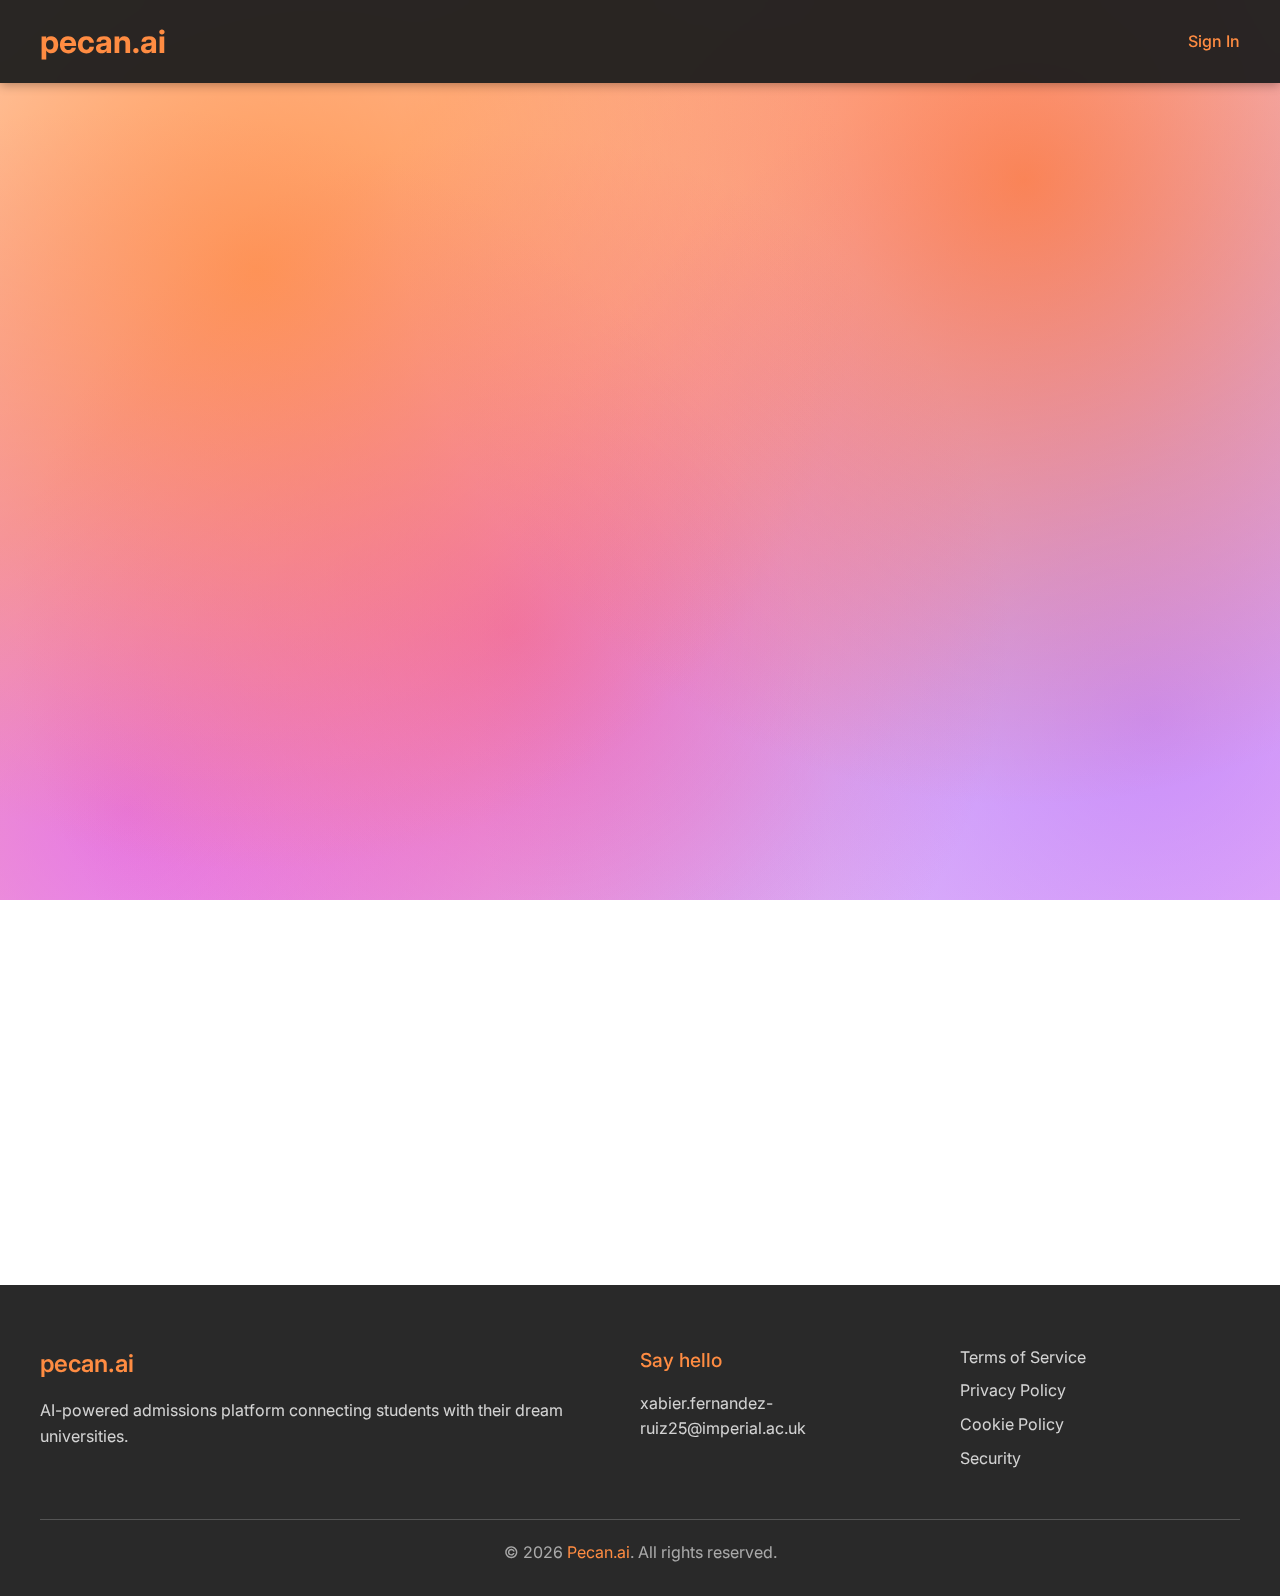
<file: Pecan.ai website 1.0/about-us.html>
<!DOCTYPE html>
<html lang="en">
<head>
    <meta charset="UTF-8">
    <meta name="viewport" content="width=device-width, initial-scale=1.0">
    <title>About Us - pecan.ai</title>
    <link rel="stylesheet" href="about-us-styles.css">
    <link href="https://fonts.googleapis.com/css2?family=Inter:wght@300;400;500;600;700&display=swap" rel="stylesheet">
</head>
<body>
    <!-- Navigation -->
    <nav class="navbar">
        <div class="nav-container">
            <div class="nav-brand">
                <a href="index.html"><h1>pecan.ai</h1></a>
            </div>
            <div class="nav-menu">
                <a href="signup.html" class="nav-link">Sign In</a>
            </div>
        </div>
    </nav>

    <!-- Main Content -->
    <main class="about-main">
        <div class="about-container">
            <!-- Founding Team Section -->
            <section class="team-section">
                <h2>Meet the founding team</h2>
                
                <div class="team-grid">
                    <!-- Founder 1 - Xabier -->
                    <div class="team-member">
                        <div class="member-photo">
                            <img src="xabier-photo.jpg" alt="Xabier Fernández Ruiz" class="founder-image">
                            <div class="institution-logos">
                                <img src="imperial-logo.png" alt="Imperial College London" class="institution-logo imperial-logo">
                                <img src="amazon-logo.png" alt="Amazon" class="institution-logo">
                            </div>
                        </div>
                        <div class="member-info">
                            <h3>Xabier Fernández Ruiz</h3>
                            <p class="member-description">
                                Ex-Amazon Law graduate. Currently studying at Imperial College London to change the future of education.
                            </p>
                        </div>
                    </div>

                    <!-- Founder 2 - Remo -->
                    <div class="team-member">
                        <div class="member-photo">
                            <img src="rajith-photo.jpg" alt="Rajith A. (Remo)" class="founder-image">
                            <div class="institution-logos">
                                <img src="imperial-logo.png" alt="Imperial College London" class="institution-logo imperial-logo">
                                <img src="lse-logo.png" alt="London School of Economics" class="institution-logo lse-logo">
                            </div>
                        </div>
                        <div class="member-info">
                            <h3>Rajith A. (Remo)</h3>
                            <p class="member-description">
                                London School of Economics graduate. Currently studying at Imperial College London to make a difference through data.
                            </p>
                        </div>
                    </div>
                </div>
            </section>

            <!-- Mission Section -->
            <section class="mission-section">
                <h2>Our Mission</h2>
                <p>
                    Pecan was born from the conviction that university admissions are broken. We want to create a future where country of birth does not determine what you study, and where universities always know they are admitting the best.
                </p>
            </section>
        </div>
    </main>

    <!-- Footer -->
    <footer class="footer-section">
        <div class="footer-container">
            <div class="footer-content">
                <div class="footer-column">
                    <h3>pecan.ai</h3>
                    <p>AI-powered admissions platform connecting students with their dream universities.</p>
                </div>
                <div class="footer-column">
                    <h4>Say hello</h4>
                    <p>xabier.fernandez-ruiz25@imperial.ac.uk</p>
                </div>
                <div class="footer-column">
                    <p>Terms of Service</p>
                    <p>Privacy Policy</p>
                    <p>Cookie Policy</p>
                    <p>Security</p>
                </div>
            </div>
            <div class="footer-bottom">
                <p>&copy; 2026 <a href="about.html" class="footer-link">Pecan.ai</a>. All rights reserved.</p>
            </div>
        </div>
    </footer>
</body>
</html>
</file>
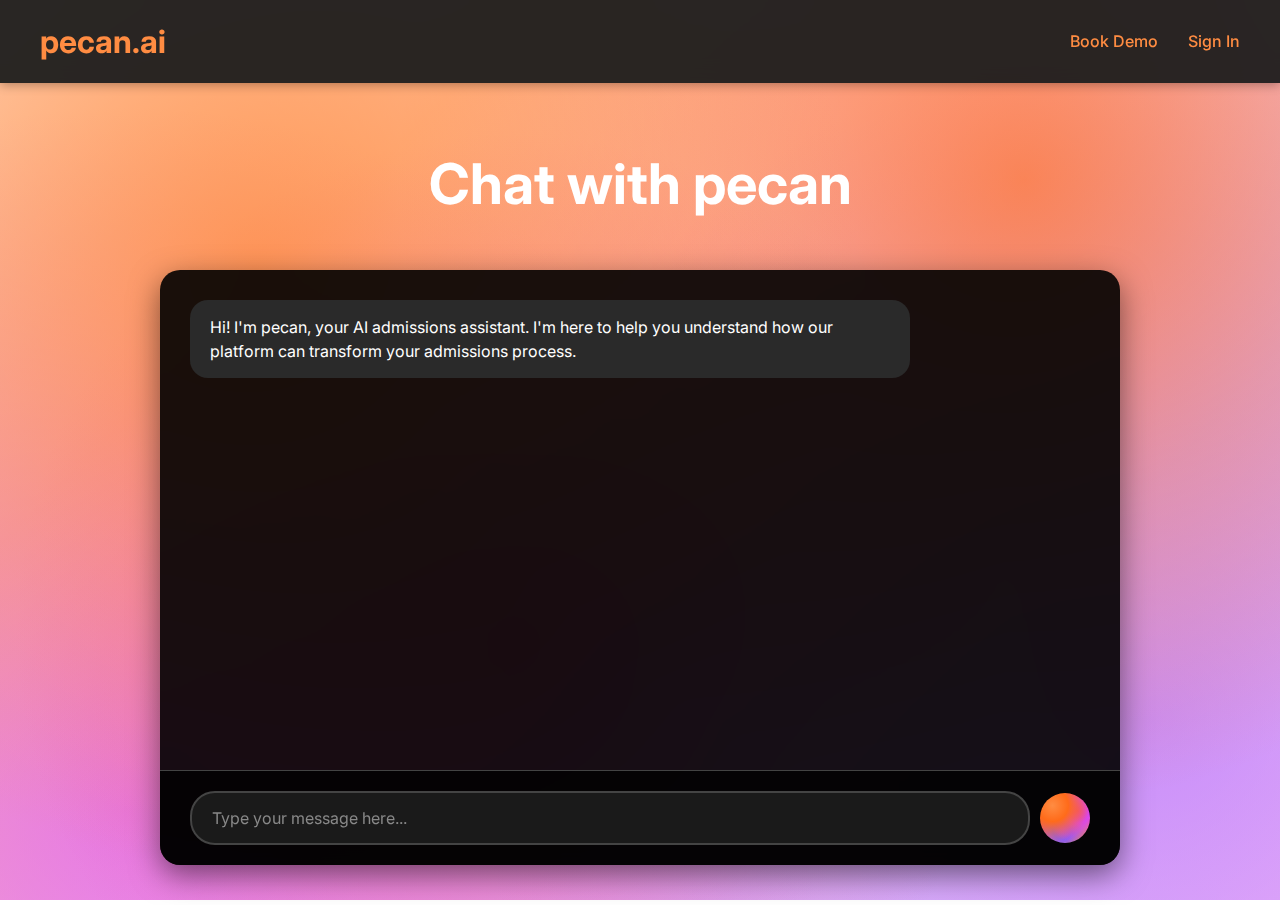
<file: Pecan.ai website 1.0/about.html>
<!DOCTYPE html>
<html lang="en">
<head>
    <meta charset="UTF-8">
    <meta name="viewport" content="width=device-width, initial-scale=1.0">
    <title>About pecan.ai - Interactive Chat</title>
    <link rel="stylesheet" href="about-styles.css">
    <link href="https://fonts.googleapis.com/css2?family=Inter:wght@300;400;500;600;700&display=swap" rel="stylesheet">
</head>
<body>
    <!-- Navigation -->
    <nav class="navbar">
        <div class="nav-container">
            <div class="nav-brand">
                <a href="index.html"><h1>pecan.ai</h1></a>
            </div>
            <div class="nav-menu">
                <a href="demo.html" class="nav-link">Book Demo</a>
                <a href="signup.html" class="nav-link">Sign In</a>
            </div>
        </div>
    </nav>

    <!-- Main Content -->
    <main class="chat-main">
        <div class="chat-container">
            <!-- Header -->
            <section class="chat-header">
                <h1>Chat with <span class="orange">pecan</span></h1>
            </section>

            <!-- Chat Interface -->
            <section class="chat-interface">
                <div class="chat-window" id="chatWindow">
                    <div class="chat-messages" id="chatMessages">
                        <!-- Welcome message -->
                        <div class="message bot-message">
                            <div class="message-content">
                                <div class="message-bubble">
                                    <p>Hi! I'm pecan, your AI admissions assistant. I'm here to help you understand how our platform can transform your admissions process.</p>
                                </div>
                            </div>
                        </div>
                    </div>
                </div>

                <!-- Input Area -->
                <div class="chat-input-area">
                    <div class="input-container">
                        <input type="text" id="messageInput" placeholder="Type your message here..." class="message-input">
                        <button id="voiceButton" class="voice-button" title="Click to speak">
                        </button>
                    </div>
                    <div class="voice-status" id="voiceStatus" style="display: none;">
                        <div class="listening-indicator">
                            <div class="pulse"></div>
                            <span>Listening...</span>
                        </div>
                    </div>
                </div>
            </section>
        </div>
    </main>

    <!-- Voice Permission Modal -->
    <div class="modal" id="voiceModal" style="display: none;">
        <div class="modal-content">
            <div class="modal-header">
                <h3>Enable Voice Chat</h3>
            </div>
            <div class="modal-body">
                <p>To use voice chat, please allow microphone access when prompted by your browser.</p>
                <p>This will let you speak directly to pecan for a more natural conversation experience.</p>
            </div>
            <div class="modal-footer">
                <button class="modal-btn secondary" onclick="closeVoiceModal()">Maybe Later</button>
                <button class="modal-btn" onclick="enableVoice()">Enable Voice</button>
            </div>
        </div>
    </div>

    <script src="about-script.js"></script>
</body>
</html>
</file>
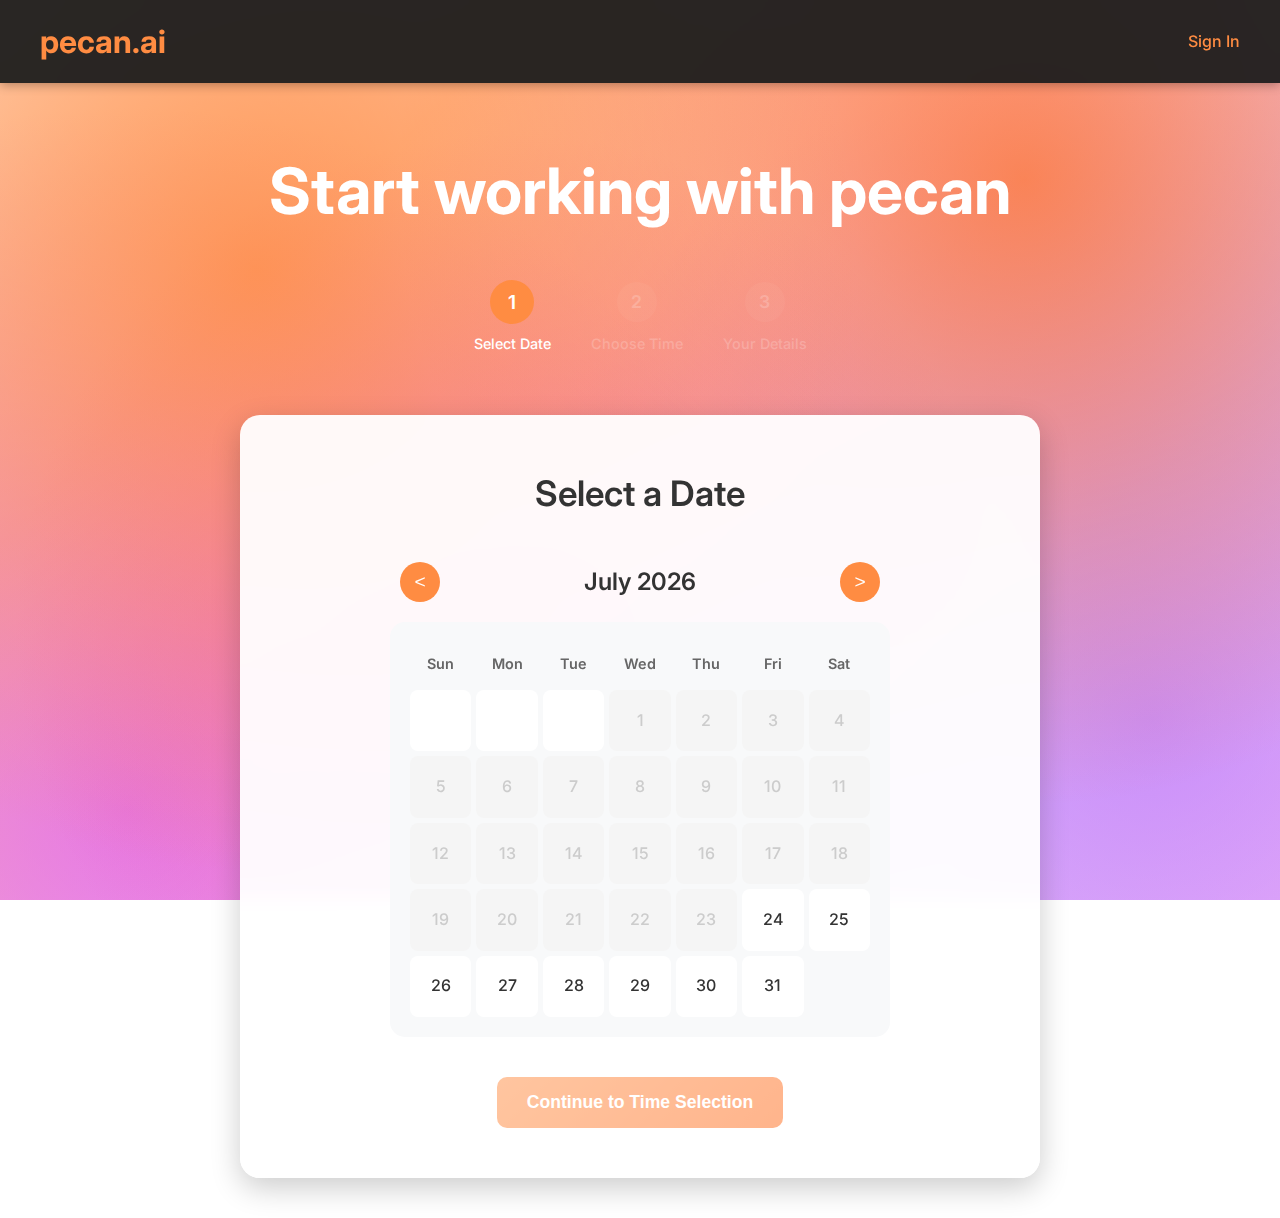
<file: Pecan.ai website 1.0/demo.html>
<!DOCTYPE html>
<html lang="en">
<head>
    <meta charset="UTF-8">
    <meta name="viewport" content="width=device-width, initial-scale=1.0">
    <title>Book a Demo - pecan.ai</title>
    <link rel="stylesheet" href="demo-styles.css">
    <link href="https://fonts.googleapis.com/css2?family=Inter:wght@300;400;500;600;700&display=swap" rel="stylesheet">
</head>
<body>
    <!-- Navigation -->
    <nav class="navbar">
        <div class="nav-container">
            <div class="nav-brand">
                <a href="index.html"><h1>pecan.ai</h1></a>
            </div>
            <div class="nav-menu">
                <a href="signup.html" class="nav-link">Sign In</a>
            </div>
        </div>
    </nav>

    <!-- Main Content -->
    <main class="demo-main">
        <div class="demo-container">
            <!-- Header Section -->
            <section class="demo-header">
                <h1>Start working with <span class="white">pecan</span></h1>
                <!-- Progress Indicator -->
                <div class="progress-indicator">
                    <div class="progress-step active clickable" data-step="1">
                        <div class="step-number">1</div>
                        <div class="step-label">Select Date</div>
                    </div>
                    <div class="progress-step clickable" data-step="2">
                        <div class="step-number">2</div>
                        <div class="step-label">Choose Time</div>
                    </div>
                    <div class="progress-step clickable" data-step="3">
                        <div class="step-number">3</div>
                        <div class="step-label">Your Details</div>
                    </div>
                </div>
            </section>

            <!-- Step 1: Calendar -->
            <section class="step-section" id="step1">
                <div class="step-container">
                    <h2>Select a Date</h2>
                    <div class="calendar-container">
                        <div class="calendar-header">
                            <button class="calendar-nav" id="prevMonth">&lt;</button>
                            <h3 id="currentMonth"></h3>
                            <button class="calendar-nav" id="nextMonth">&gt;</button>
                        </div>
                        <div class="calendar-grid" id="calendarGrid">
                            <!-- Calendar will be generated by JavaScript -->
                        </div>
                    </div>
                    <div class="step-navigation-center">
                        <button class="step-btn" id="dateNextBtn" disabled>Continue to Time Selection</button>
                    </div>
                </div>
            </section>

            <!-- Step 2: Time Selection -->
            <section class="step-section" id="step2" style="display: none;">
                <div class="step-container">
                    <h2>Choose Your Preferred Time</h2>
                    <div class="selected-date-display" id="selectedDateDisplay"></div>
                    <div class="time-slots-container">
                        <div class="time-period">
                            <h4>Morning</h4>
                            <div class="time-slots" data-period="morning">
                                <button class="time-slot" data-time="09:00">9:00 AM</button>
                                <button class="time-slot" data-time="09:30">9:30 AM</button>
                                <button class="time-slot" data-time="10:00">10:00 AM</button>
                                <button class="time-slot" data-time="10:30">10:30 AM</button>
                                <button class="time-slot" data-time="11:00">11:00 AM</button>
                                <button class="time-slot" data-time="11:30">11:30 AM</button>
                            </div>
                        </div>
                        <div class="time-period">
                            <h4>Afternoon</h4>
                            <div class="time-slots" data-period="afternoon">
                                <button class="time-slot" data-time="12:00">12:00 PM</button>
                                <button class="time-slot" data-time="12:30">12:30 PM</button>
                                <button class="time-slot" data-time="13:00">1:00 PM</button>
                                <button class="time-slot" data-time="13:30">1:30 PM</button>
                                <button class="time-slot" data-time="14:00">2:00 PM</button>
                                <button class="time-slot" data-time="14:30">2:30 PM</button>
                                <button class="time-slot" data-time="15:00">3:00 PM</button>
                                <button class="time-slot" data-time="15:30">3:30 PM</button>
                                <button class="time-slot" data-time="16:00">4:00 PM</button>
                                <button class="time-slot" data-time="16:30">4:30 PM</button>
                            </div>
                        </div>
                        <div class="time-period">
                            <h4>Evening</h4>
                            <div class="time-slots" data-period="evening">
                                <button class="time-slot" data-time="17:00">5:00 PM</button>
                                <button class="time-slot" data-time="17:30">5:30 PM</button>
                                <button class="time-slot" data-time="18:00">6:00 PM</button>
                                <button class="time-slot" data-time="18:30">6:30 PM</button>
                            </div>
                        </div>
                    </div>
                    <div class="step-navigation-center">
                        <button class="step-btn" id="timeNextBtn" disabled>Continue to Details</button>
                    </div>
                </div>
            </section>

            <!-- Step 3: Form -->
            <section class="step-section" id="step3" style="display: none;">
                <div class="form-container">
                    <div class="booking-summary" id="bookingSummary"></div>
                    <form class="demo-form" id="demoForm">
                        <!-- User Type Selection -->
                        <div class="form-group user-type-group">
                            <label class="form-label">I am a:</label>
                            <div class="radio-group">
                                <label class="radio-option">
                                    <input type="radio" name="userType" value="student" checked>
                                    <span class="radio-custom"></span>
                                    <span class="radio-text">Student</span>
                                </label>
                                <label class="radio-option">
                                    <input type="radio" name="userType" value="university">
                                    <span class="radio-custom"></span>
                                    <span class="radio-text">University Representative</span>
                                </label>
                            </div>
                        </div>

                        <!-- Personal Information -->
                        <div class="form-row">
                            <div class="form-group">
                                <label for="firstName" class="form-label">First Name *</label>
                                <input type="text" id="firstName" name="firstName" class="form-input" required>
                            </div>
                            <div class="form-group">
                                <label for="lastName" class="form-label">Last Name *</label>
                                <input type="text" id="lastName" name="lastName" class="form-input" required>
                            </div>
                        </div>

                        <div class="form-group">
                            <label for="email" class="form-label">Contact Email *</label>
                            <input type="email" id="email" name="email" class="form-input" required>
                        </div>

                        <div class="form-group">
                            <label for="extraThoughts" class="form-label">Please share any additional information relevant to your situation</label>
                            <textarea id="extraThoughts" name="extraThoughts" class="form-textarea" rows="4" placeholder="Share any specific needs, questions, or context that would help us prepare for your session..."></textarea>
                        </div>

                        <!-- Submit Button -->
                        <div class="step-navigation-center">
                            <button type="submit" class="submit-btn">
                                <span class="btn-text">Book My Session</span>
                                <span class="btn-loading" style="display: none;">Booking...</span>
                            </button>
                        </div>
                    </form>
                </div>
            </section>
        </div>
    </main>

    <!-- Success Modal -->
    <div class="modal" id="successModal" style="display: none;">
        <div class="modal-content">
            <div class="modal-header">
                <h2>Welcome to pecan! 🎉</h2>
            </div>
            <div class="modal-body">
                <p>Thank you for booking a session with pecan! We've received your booking and will send you a calendar invitation shortly.</p>
                <p>Check your email for confirmation details and next steps.</p>
            </div>
            <div class="modal-footer">
                <button class="modal-btn" onclick="closeModal()">Got it!</button>
            </div>
        </div>
    </div>

    <script src="demo-script.js"></script>
</body>
</html>
</file>
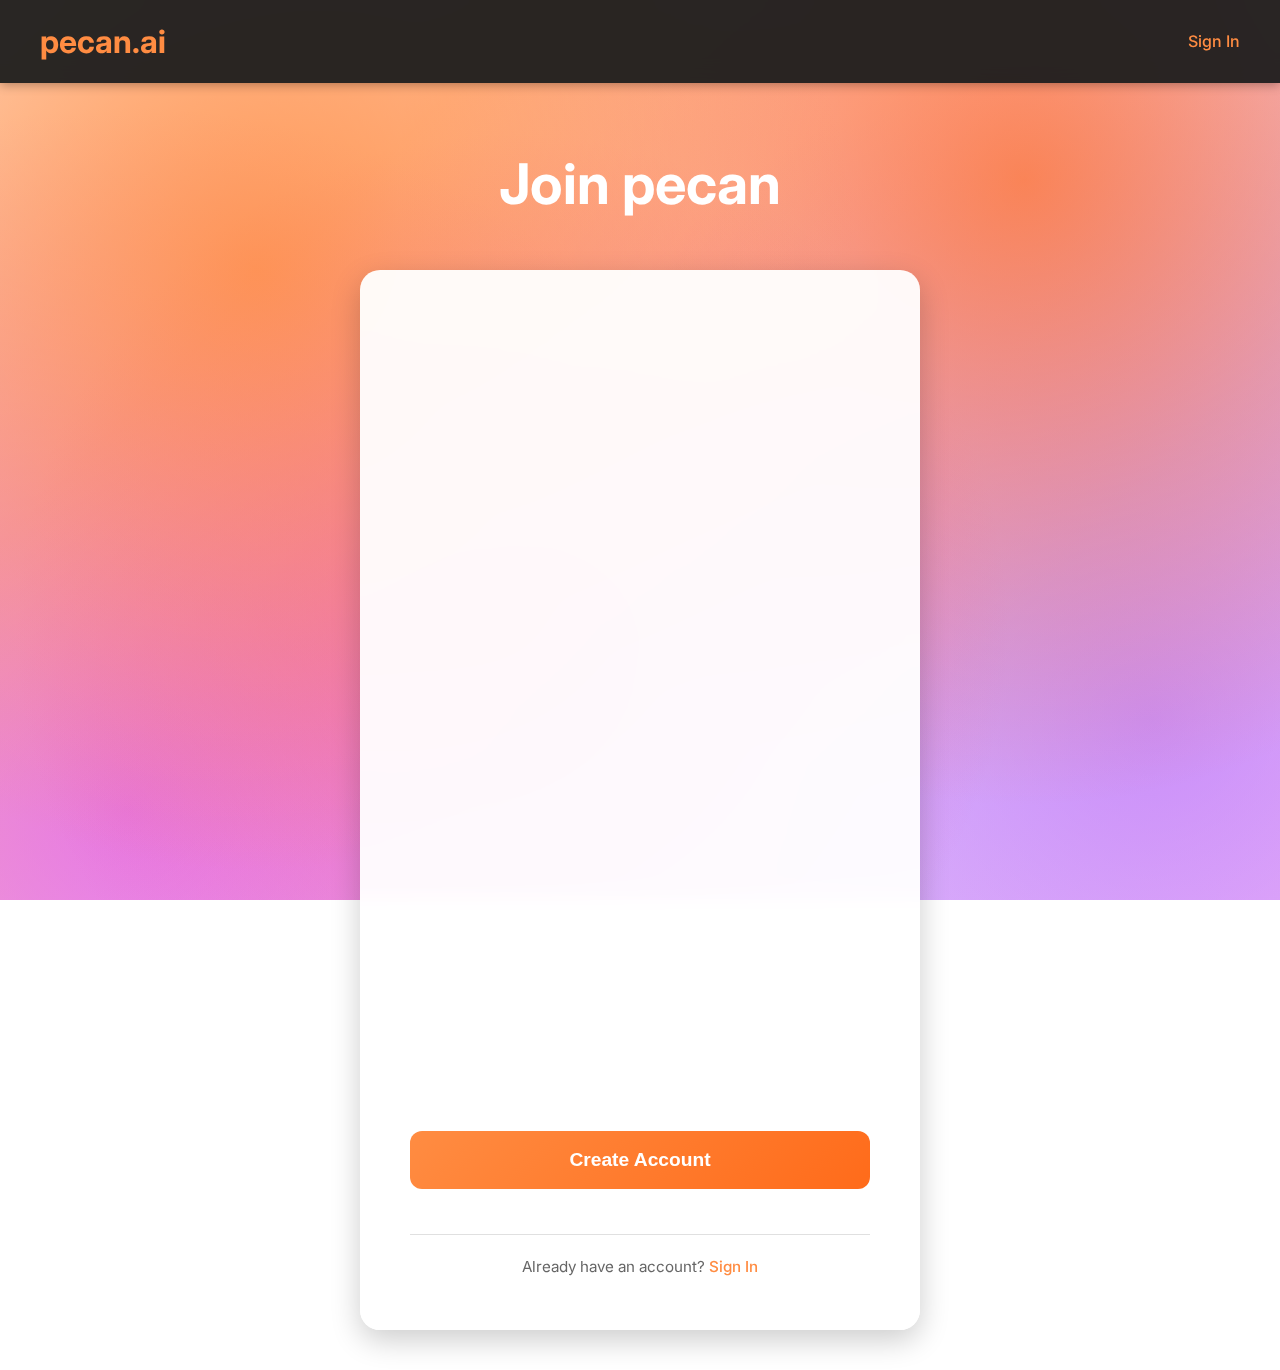
<file: Pecan.ai website 1.0/register.html>
<!DOCTYPE html>
<html lang="en">
<head>
    <meta charset="UTF-8">
    <meta name="viewport" content="width=device-width, initial-scale=1.0">
    <title>Create Account - pecan.ai</title>
    <link rel="stylesheet" href="register-styles.css">
    <link href="https://fonts.googleapis.com/css2?family=Inter:wght@300;400;500;600;700&display=swap" rel="stylesheet">
</head>
<body>
    <!-- Navigation -->
    <nav class="navbar">
        <div class="nav-container">
            <div class="nav-brand">
                <a href="index.html"><h1>pecan.ai</h1></a>
            </div>
            <div class="nav-menu">
                <a href="signup.html" class="nav-link">Sign In</a>
            </div>
        </div>
    </nav>

    <!-- Main Content -->
    <main class="signup-main">
        <div class="signup-container">
            <!-- Header Section -->
            <section class="signup-header">
                <h1>Join <span class="orange">pecan</span></h1>
            </section>

            <!-- Sign Up Form -->
            <section class="signup-form-section">
                <div class="form-container">
                    <form class="signup-form" id="signupForm">
                        <!-- Account Type Selection -->
                        <div class="form-group account-type-group">
                            <label class="form-label">I am signing up as a:</label>
                            <div class="radio-group">
                                <label class="radio-option">
                                    <input type="radio" name="accountType" value="student" checked>
                                    <span class="radio-custom"></span>
                                    <span class="radio-text">Student</span>
                                </label>
                                <label class="radio-option">
                                    <input type="radio" name="accountType" value="university">
                                    <span class="radio-custom"></span>
                                    <span class="radio-text">University</span>
                                </label>
                            </div>
                        </div>

                        <!-- Personal Information -->
                        <div class="form-row">
                            <div class="form-group">
                                <label for="firstName" class="form-label">First Name *</label>
                                <input type="text" id="firstName" name="firstName" class="form-input" required>
                            </div>
                            <div class="form-group">
                                <label for="lastName" class="form-label">Last Name *</label>
                                <input type="text" id="lastName" name="lastName" class="form-input" required>
                            </div>
                        </div>

                        <div class="form-group">
                            <label for="email" class="form-label">Email Address *</label>
                            <input type="email" id="email" name="email" class="form-input" required>
                        </div>

                        <div class="form-group">
                            <label for="password" class="form-label">Password *</label>
                            <input type="password" id="password" name="password" class="form-input" required>
                            <div class="password-requirements">
                                <small>Password must be at least 8 characters long</small>
                            </div>
                        </div>

                        <div class="form-group">
                            <label for="confirmPassword" class="form-label">Confirm Password *</label>
                            <input type="password" id="confirmPassword" name="confirmPassword" class="form-input" required>
                        </div>

                        <!-- University-specific fields -->
                        <div class="university-fields" style="display: none;">
                            <div class="form-group">
                                <label for="university" class="form-label">University/Institution *</label>
                                <input type="text" id="university" name="university" class="form-input">
                            </div>
                            
                            <div class="form-group">
                                <label for="position" class="form-label">Your Position *</label>
                                <select id="position" name="position" class="form-select">
                                    <option value="">Select your role</option>
                                    <option value="admissions-director">Admissions Director</option>
                                    <option value="admissions-officer">Admissions Officer</option>
                                    <option value="dean">Dean</option>
                                    <option value="registrar">Registrar</option>
                                    <option value="it-director">IT Director</option>
                                    <option value="other">Other</option>
                                </select>
                            </div>
                        </div>

                        <!-- Student-specific fields -->
                        <div class="student-fields">
                            <!-- No additional fields for students -->
                        </div>

                        <!-- Terms and Privacy -->
                        <div class="form-group checkbox-group">
                            <label class="checkbox-option">
                                <input type="checkbox" id="terms" name="terms" required>
                                <span class="checkbox-custom"></span>
                                <span class="checkbox-text">I agree to the <a href="#" class="link">Terms of Service</a> and <a href="#" class="link">Privacy Policy</a></span>
                            </label>
                        </div>

                        <div class="form-group checkbox-group">
                            <label class="checkbox-option">
                                <input type="checkbox" id="newsletter" name="newsletter">
                                <span class="checkbox-custom"></span>
                                <span class="checkbox-text">I'd like to receive updates and news about pecan.ai</span>
                            </label>
                        </div>

                        <!-- Submit Button -->
                        <button type="submit" class="submit-btn">
                            <span class="btn-text">Create Account</span>
                            <span class="btn-loading" style="display: none;">Creating Account...</span>
                        </button>

                        <!-- Sign In Link -->
                        <div class="signin-link">
                            <p>Already have an account? <a href="signup.html" class="link">Sign In</a></p>
                        </div>
                    </form>
                </div>
            </section>
        </div>
    </main>

    <!-- Success Modal -->
    <div class="modal" id="successModal" style="display: none;">
        <div class="modal-content">
            <div class="modal-header">
                <h2>Welcome to pecan! 🎉</h2>
            </div>
            <div class="modal-body">
                <p>Your account has been created successfully! We've sent a verification email to your address.</p>
                <p>Please check your email and click the verification link to activate your account.</p>
            </div>
            <div class="modal-footer">
                <button class="modal-btn" onclick="closeModal()">Get Started</button>
            </div>
        </div>
    </div>

    <script src="register-script.js"></script>
</body>
</html>
</file>
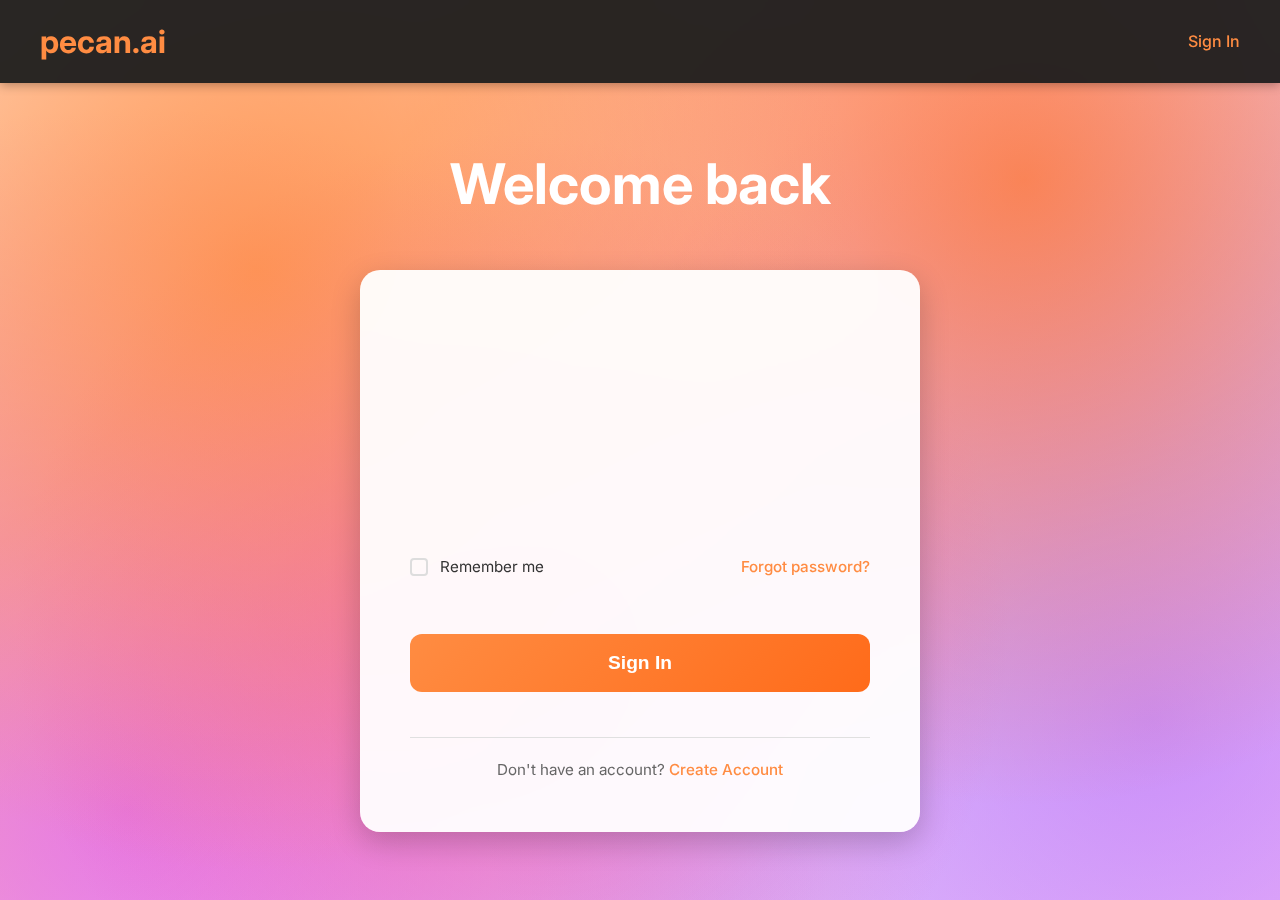
<file: Pecan.ai website 1.0/signup.html>
<!DOCTYPE html>
<html lang="en">
<head>
    <meta charset="UTF-8">
    <meta name="viewport" content="width=device-width, initial-scale=1.0">
    <title>Sign In - pecan.ai</title>
    <link rel="stylesheet" href="signup-styles.css">
    <link href="https://fonts.googleapis.com/css2?family=Inter:wght@300;400;500;600;700&display=swap" rel="stylesheet">
</head>
<body>
    <!-- Navigation -->
    <nav class="navbar">
        <div class="nav-container">
            <div class="nav-brand">
                <a href="index.html"><h1>pecan.ai</h1></a>
            </div>
            <div class="nav-menu">
                <a href="signup.html" class="nav-link">Sign In</a>
            </div>
        </div>
    </nav>

    <!-- Main Content -->
    <main class="signup-main">
        <div class="signup-container">
            <!-- Header Section -->
            <section class="signup-header">
                <h1>Welcome <span class="orange">back</span></h1>
            </section>

            <!-- Sign In Form -->
            <section class="signup-form-section">
                <div class="form-container">
                    <form class="signup-form" id="signinForm">
                        <div class="form-group">
                            <label for="email" class="form-label">Email Address *</label>
                            <input type="email" id="email" name="email" class="form-input" required>
                        </div>

                        <div class="form-group">
                            <label for="password" class="form-label">Password *</label>
                            <input type="password" id="password" name="password" class="form-input" required>
                        </div>

                        <!-- Remember Me and Forgot Password -->
                        <div class="form-options">
                            <label class="checkbox-option">
                                <input type="checkbox" id="rememberMe" name="rememberMe">
                                <span class="checkbox-custom"></span>
                                <span class="checkbox-text">Remember me</span>
                            </label>
                            <a href="#" class="link forgot-password">Forgot password?</a>
                        </div>

                        <!-- Submit Button -->
                        <button type="submit" class="submit-btn">
                            <span class="btn-text">Sign In</span>
                            <span class="btn-loading" style="display: none;">Signing In...</span>
                        </button>

                        <!-- Sign Up Link -->
                        <div class="signin-link">
                            <p>Don't have an account? <a href="register.html" class="link">Create Account</a></p>
                        </div>
                    </form>
                </div>
            </section>
        </div>
    </main>

    <!-- Success Modal -->
    <div class="modal" id="successModal" style="display: none;">
        <div class="modal-content">
            <div class="modal-header">
                <h2>Welcome back! 🎉</h2>
            </div>
            <div class="modal-body">
                <p>You have successfully signed in to your pecan account.</p>
                <p>Redirecting you to your dashboard...</p>
            </div>
            <div class="modal-footer">
                <button class="modal-btn" onclick="closeModal()">Continue</button>
            </div>
        </div>
    </div>

    <script src="signup-script.js"></script>
</body>
</html>
</file>
<file: Pecan.ai website 1.0/styles.css>
* {
    margin: 0;
    padding: 0;
    box-sizing: border-box;
}

body {
    font-family: 'Inter', sans-serif;
    line-height: 1.6;
    color: #333;
    background: 
        radial-gradient(circle at 20% 30%, rgba(255, 140, 66, 0.8) 0%, transparent 50%),
        radial-gradient(circle at 80% 20%, rgba(255, 107, 26, 0.7) 0%, transparent 50%),
        radial-gradient(circle at 40% 70%, rgba(236, 72, 153, 0.6) 0%, transparent 50%),
        radial-gradient(circle at 90% 80%, rgba(168, 85, 247, 0.5) 0%, transparent 50%),
        radial-gradient(circle at 10% 90%, rgba(217, 70, 239, 0.6) 0%, transparent 50%),
        linear-gradient(135deg, 
            rgba(255, 140, 66, 0.3) 0%, 
            rgba(255, 107, 26, 0.4) 25%, 
            rgba(236, 72, 153, 0.3) 50%, 
            rgba(168, 85, 247, 0.3) 75%, 
            rgba(217, 70, 239, 0.3) 100%
        );
    background-attachment: fixed;
    min-height: 100vh;
}

.orange {
    color: #ff8c42;
}

/* Navigation */
.navbar {
    background: rgba(30, 30, 30, 0.95);
    backdrop-filter: blur(10px);
    padding: 1rem 0;
    position: fixed;
    top: 0;
    width: 100%;
    z-index: 1000;
    box-shadow: 0 2px 10px rgba(0, 0, 0, 0.3);
}

.nav-container {
    max-width: 1400px;
    margin: 0 auto;
    padding: 0 40px;
    display: flex;
    justify-content: space-between;
    align-items: center;
}

.nav-brand h1 {
    color: #ff8c42;
    font-weight: 700;
    font-size: 2rem;
}

.nav-menu {
    display: flex;
    gap: 30px;
}

.nav-link {
    color: #ff8c42;
    text-decoration: none;
    font-weight: 500;
    transition: color 0.3s ease;
}

.nav-link:hover {
    color: #ffb366;
}

/* Toggle Section */
.toggle-section {
    padding-top: 100px;
    padding-bottom: 30px;
    display: flex;
    justify-content: center;
}

.nav-toggle {
    display: flex;
    align-items: center;
    gap: 15px;
}

.toggle-label {
    font-weight: 600;
    font-style: italic;
    color: #666;
    transition: color 0.3s ease;
    cursor: pointer;
    font-size: 1.1rem;
}

.toggle-label.active {
    color: #333;
}

.toggle-switch {
    width: 70px;
    height: 35px;
    background: #4CAF50;
    border-radius: 20px;
    position: relative;
    cursor: pointer;
    transition: background 0.3s ease;
}

.toggle-switch.university-mode {
    background: #4CAF50;
}

.toggle-slider {
    width: 31px;
    height: 31px;
    background: white;
    border-radius: 50%;
    position: absolute;
    top: 2px;
    left: 2px;
    transition: transform 0.3s ease;
    box-shadow: 0 2px 4px rgba(0, 0, 0, 0.2);
}

.toggle-switch.university-mode .toggle-slider {
    transform: translateX(35px);
}

/* Hero Section */
.hero-simple {
    max-width: 98%;
    margin: 0 auto;
    padding: 40px 10px;
    text-align: center;
}

.hero-box {
    background: white;
    border: 3px solid #ff8c42;
    border-radius: 20px;
    padding: 60px 50px;
    margin-bottom: 30px;
}

.hero-text-only {
    margin-bottom: 100px;
    text-align: center;
}

.hero-text-only h2 {
    font-size: 3.5rem;
    font-weight: 600;
    line-height: 1.3;
    text-shadow: 0 2px 4px rgba(0, 0, 0, 0.3);
}

.orange-text {
    color: #ffffff;
}

.white-text {
    color: #ffffff;
}

.hero-box h2 {
    font-size: 3.5rem;
    font-weight: 600;
    line-height: 1.3;
    color: #333;
}

.hero-text-only h2 {
    font-size: 6rem;
    font-weight: 700;
    line-height: 1.2;
    text-shadow: 0 2px 4px rgba(0, 0, 0, 0.3);
}

.hero-main-line {
    font-size: 12rem;
    display: block;
    font-weight: 800;
    line-height: 1.1;
    margin-bottom: 10px;
    white-space: nowrap;
    text-shadow: 0 2px 4px rgba(0, 0, 0, 0.3);
}

.hero-secondary-line {
    font-size: 4rem;
    display: block;
    font-weight: 600;
    line-height: 1.2;
    margin-top: 0;
    text-shadow: 0 2px 4px rgba(0, 0, 0, 0.3);
}

.hero-main {
    font-size: 5rem;
    display: inline-block;
    font-weight: 700;
    text-shadow: 0 2px 4px rgba(0, 0, 0, 0.3);
}

.orange-text {
    color: #ff8c42;
    text-shadow: 0 2px 4px rgba(0, 0, 0, 0.3);
}

.white-text {
    color: #ffffff;
    text-shadow: 0 2px 4px rgba(0, 0, 0, 0.3);
}

.demo-button {
    background: #ff8c42;
    border: 2px solid #ff8c42;
    color: white;
    padding: 15px 40px;
    border-radius: 25px;
    font-weight: 600;
    cursor: pointer;
    transition: all 0.3s ease;
    margin-bottom: 100px;
    font-size: 1.2rem;
}

.demo-button:hover {
    transform: scale(1.1);
}

/* Wave Container */
.wave-container {
    width: 100%;
    height: 120px;
    margin: 50px 0;
    position: relative;
    overflow: hidden;
}

.wave-line {
    position: absolute;
    width: 100%;
    height: 4px;
    border-radius: 2px;
    background: linear-gradient(90deg, 
        transparent 0%, 
        rgba(255, 140, 66, 0.8) 20%, 
        rgba(255, 107, 26, 1) 40%, 
        rgba(236, 72, 153, 0.9) 60%, 
        rgba(168, 85, 247, 0.7) 80%, 
        transparent 100%
    );
}

.wave1 {
    top: 35%;
    height: 6px;
    animation: flowingWave1 8s ease-in-out infinite;
    background: linear-gradient(90deg, 
        transparent 0%, 
        rgba(255, 140, 66, 0.9) 25%, 
        rgba(255, 107, 26, 1) 50%, 
        rgba(255, 140, 66, 0.9) 75%, 
        transparent 100%
    );
}

.wave2 {
    top: 45%;
    height: 4px;
    animation: flowingWave2 10s ease-in-out infinite;
    animation-delay: -2s;
    background: linear-gradient(90deg, 
        transparent 0%, 
        rgba(255, 107, 26, 0.8) 25%, 
        rgba(236, 72, 153, 1) 50%, 
        rgba(255, 107, 26, 0.8) 75%, 
        transparent 100%
    );
}

.wave3 {
    top: 55%;
    height: 5px;
    animation: flowingWave3 12s ease-in-out infinite;
    animation-delay: -4s;
    background: linear-gradient(90deg, 
        transparent 0%, 
        rgba(236, 72, 153, 0.7) 25%, 
        rgba(168, 85, 247, 1) 50%, 
        rgba(236, 72, 153, 0.7) 75%, 
        transparent 100%
    );
}

.wave4 {
    top: 65%;
    height: 3px;
    animation: flowingWave4 14s ease-in-out infinite;
    animation-delay: -6s;
    background: linear-gradient(90deg, 
        transparent 0%, 
        rgba(168, 85, 247, 0.6) 25%, 
        rgba(217, 70, 239, 1) 50%, 
        rgba(168, 85, 247, 0.6) 75%, 
        transparent 100%
    );
}

@keyframes flowingWave1 {
    0%, 100% {
        transform: translateX(-100%) scaleX(0.8) skewX(0deg);
        opacity: 0;
    }
    25% {
        transform: translateX(-25%) scaleX(1.2) skewX(5deg);
        opacity: 0.8;
    }
    50% {
        transform: translateX(0%) scaleX(1.5) skewX(-3deg);
        opacity: 1;
    }
    75% {
        transform: translateX(25%) scaleX(1.1) skewX(2deg);
        opacity: 0.9;
    }
}

@keyframes flowingWave2 {
    0%, 100% {
        transform: translateX(-120%) scaleX(0.6) skewX(0deg);
        opacity: 0;
    }
    30% {
        transform: translateX(-30%) scaleX(1.3) skewX(-4deg);
        opacity: 0.7;
    }
    60% {
        transform: translateX(10%) scaleX(1.6) skewX(6deg);
        opacity: 1;
    }
    80% {
        transform: translateX(40%) scaleX(0.9) skewX(-2deg);
        opacity: 0.8;
    }
}

@keyframes flowingWave3 {
    0%, 100% {
        transform: translateX(-110%) scaleX(0.7) skewX(0deg);
        opacity: 0;
    }
    20% {
        transform: translateX(-40%) scaleX(1.1) skewX(3deg);
        opacity: 0.6;
    }
    45% {
        transform: translateX(-5%) scaleX(1.4) skewX(-5deg);
        opacity: 0.9;
    }
    70% {
        transform: translateX(20%) scaleX(1.7) skewX(4deg);
        opacity: 1;
    }
    90% {
        transform: translateX(50%) scaleX(0.8) skewX(-1deg);
        opacity: 0.7;
    }
}

@keyframes flowingWave4 {
    0%, 100% {
        transform: translateX(-130%) scaleX(0.5) skewX(0deg);
        opacity: 0;
    }
    35% {
        transform: translateX(-35%) scaleX(1.0) skewX(-6deg);
        opacity: 0.5;
    }
    55% {
        transform: translateX(-10%) scaleX(1.3) skewX(7deg);
        opacity: 0.8;
    }
    75% {
        transform: translateX(15%) scaleX(1.8) skewX(-3deg);
        opacity: 1;
    }
    85% {
        transform: translateX(35%) scaleX(1.2) skewX(2deg);
        opacity: 0.9;
    }
}

/* Description Section */
.description-section {
    max-width: 1100px;
    margin: 80px auto 60px;
    padding: 0 20px;
    text-align: center;
}

.main-description {
    font-size: 3rem;
    line-height: 1.6;
    color: #ffffff;
    font-weight: 600;
    text-shadow: 0 2px 4px rgba(0, 0, 0, 0.3);
}

.main-description .orange {
    color: #ffffff;
    text-shadow: 0 2px 4px rgba(0, 0, 0, 0.3);
}

.arrow-down {
    margin: 30px auto 0;
    width: 80px;
    height: 80px;
    position: relative;
    display: flex;
    align-items: center;
    justify-content: center;
}

.arrow-down::before {
    content: '';
    width: 0;
    height: 0;
    border-left: 40px solid transparent;
    border-right: 40px solid transparent;
    border-top: 50px solid #ff8c42;
    position: relative;
    filter: drop-shadow(0 4px 8px rgba(255, 140, 66, 0.3));
}

.arrow-down::after {
    content: '';
    position: absolute;
    top: 50%;
    left: 50%;
    transform: translate(-50%, -50%);
    width: 0;
    height: 0;
    border-left: 35px solid transparent;
    border-right: 35px solid transparent;
    border-top: 45px solid #ff6b1a;
}

/* Features List */
.features-list {
    max-width: 1600px;
    margin: 0 auto;
    padding: 40px 20px 100px;
}

.feature-item {
    display: flex;
    justify-content: center;
    align-items: center;
    margin-bottom: 80px;
    background: rgba(255, 140, 66, 0.25);
    padding: 50px 60px;
    border-radius: 20px;
    backdrop-filter: blur(5px);
    border: 1px solid rgba(255, 140, 66, 0.4);
}

/* University content - with animations */
#universityContent .feature-item {
    display: grid;
    grid-template-columns: 600px 1fr;
    gap: 80px;
}

#universityContent .feature-item.reverse {
    grid-template-columns: 1fr 600px;
}

#universityContent .feature-item.reverse .feature-animation {
    order: 2;
}

#universityContent .feature-item.reverse .feature-text {
    order: 1;
}

#universityContent .feature-item.align-right {
    justify-content: flex-start;
    margin-left: 0;
}

#universityContent .feature-item.align-right .feature-text {
    text-align: right;
    margin-left: 0;
    padding-left: 0;
    padding-right: 40px;
}

#universityContent .feature-item.reverse .feature-text {
    text-align: left;
    margin-right: 0;
    padding-right: 0;
    padding-left: 40px;
}

#universityContent .feature-item.reverse {
    justify-content: flex-end;
    margin-right: 0;
}

/* Student content - with animations */
#studentContent .feature-item {
    display: grid;
    grid-template-columns: 600px 1fr;
    gap: 80px;
}

#studentContent .feature-item.reverse {
    grid-template-columns: 1fr 600px;
}

#studentContent .feature-item.reverse .feature-animation {
    order: 2;
}

#studentContent .feature-item.reverse .feature-text {
    order: 1;
    text-align: left;
}

#studentContent .feature-item.align-right {
    justify-content: flex-start;
    margin-left: 0;
}

#studentContent .feature-item.align-right .feature-text {
    text-align: right;
    margin-left: 0;
    padding-left: 0;
    padding-right: 40px;
}

#studentContent .feature-item.reverse {
    justify-content: flex-end;
    margin-right: 0;
}

#studentContent .feature-item.reverse .feature-text {
    text-align: left;
    margin-right: 0;
    padding-right: 0;
    padding-left: 40px;
}

.feature-animation {
    width: 600px;
    height: 450px;
    display: flex;
    align-items: center;
    justify-content: center;
}

.code-animation {
    width: 100%;
    height: 100%;
    border-radius: 15px;
}

.feature-item.align-right .feature-animation {
    justify-self: start;
}

.feature-item.reverse .feature-animation {
    justify-self: end;
}

.feature-text h3 {
    font-size: 2.8rem;
    font-weight: 600;
    line-height: 1.4;
    margin-bottom: 15px;
    color: #ffffff;
    max-width: 800px;
    text-shadow: 0 2px 4px rgba(0, 0, 0, 0.3);
}

.feature-text h3 .orange {
    color: #ffffff;
    text-shadow: 0 2px 4px rgba(0, 0, 0, 0.3);
}

.feature-text p {
    font-size: 1.3rem;
    color: #e0e0e0;
    line-height: 1.5;
    max-width: 800px;
}

.feature-text .small-text {
    font-size: 1.1rem;
    color: #cccccc;
    line-height: 1.6;
    margin-top: 10px;
}

/* Content Sections */
.content-section {
    animation: fadeIn 0.5s ease;
}

@keyframes fadeIn {
    from {
        opacity: 0;
    }
    to {
        opacity: 1;
    }
}

/* Responsive Design */
@media (max-width: 768px) {
    .nav-container {
        padding: 0 20px;
    }
    
    .nav-brand h1 {
        font-size: 1.5rem;
    }
    
    .nav-menu {
        gap: 15px;
    }
    
    .nav-link {
        font-size: 0.9rem;
    }
    
    .hero-box h2 {
        font-size: 1.5rem;
    }
    
    .feature-item {
        grid-template-columns: 1fr;
        gap: 20px;
        padding: 30px 20px;
    }
    
    .feature-item.reverse {
        grid-template-columns: 1fr;
    }
    
    .feature-item.reverse .feature-animation {
        order: 1;
    }
    
    .feature-item.reverse .feature-text {
        order: 2;
    }
    
    .feature-animation {
        width: 100%;
        height: 120px;
    }
    
    .main-description {
        font-size: 1.1rem;
    }
    
    .feature-text h3 {
        font-size: 1.2rem;
    }
}

@media (max-width: 480px) {
    .toggle-label {
        font-size: 0.9rem;
    }
    
    .toggle-switch {
        width: 60px;
        height: 30px;
    }
    
    .toggle-slider {
        width: 26px;
        height: 26px;
    }
    
    .toggle-switch.university-mode .toggle-slider {
        transform: translateX(30px);
    }
    
    .hero-box {
        padding: 30px 20px;
    }
    
    .hero-box h2 {
        font-size: 1.3rem;
    }
}

/* Scroll animation */
.fade-in-on-scroll {
    opacity: 0;
    transform: translateY(30px) scale(0.95);
    transition: opacity 0.8s ease, transform 0.8s ease;
}

.fade-in-on-scroll.visible {
    opacity: 1;
    transform: translateY(0) scale(1);
}

/* Footer Section */
.footer-section {
    background: #1a1a1a;
    color: #e0e0e0;
    padding: 60px 40px 30px;
    margin-top: 100px;
}

.footer-container {
    max-width: 1400px;
    margin: 0 auto;
}

.footer-content {
    display: grid;
    grid-template-columns: 2fr 1fr 1fr;
    gap: 60px;
    margin-bottom: 40px;
}

.footer-column h3 {
    color: #ff8c42;
    font-size: 5rem;
    margin-bottom: 20px;
    font-weight: 700;
}

.footer-column h4 {
    color: #ffffff;
    font-size: 1.3rem;
    margin-bottom: 15px;
    font-weight: 600;
}

.footer-column p {
    color: #b0b0b0;
    font-size: 1rem;
    line-height: 1.8;
    margin-bottom: 8px;
}

.footer-column:first-child p {
    max-width: 350px;
}

.footer-bottom {
    border-top: 1px solid #333;
    padding-top: 25px;
    text-align: center;
}

.footer-bottom p {
    color: #888;
    font-size: 0.9rem;
}

.footer-link {
    color: #ff8c42;
    text-decoration: none;
    transition: color 0.3s ease;
}

.footer-link:hover {
    color: #ffb366;
    text-decoration: underline;
}

@media (max-width: 768px) {
    .footer-content {
        grid-template-columns: 1fr;
        gap: 40px;
    }
    
    .footer-section {
        padding: 40px 20px 20px;
    }
}
</file>
<file: about-us-styles.css>
* {
    margin: 0;
    padding: 0;
    box-sizing: border-box;
}

body {
    font-family: 'Inter', sans-serif;
    line-height: 1.6;
    color: #333;
    background: 
        radial-gradient(circle at 20% 30%, rgba(255, 140, 66, 0.8) 0%, transparent 50%),
        radial-gradient(circle at 80% 20%, rgba(255, 107, 26, 0.7) 0%, transparent 50%),
        radial-gradient(circle at 40% 70%, rgba(236, 72, 153, 0.6) 0%, transparent 50%),
        radial-gradient(circle at 90% 80%, rgba(168, 85, 247, 0.5) 0%, transparent 50%),
        radial-gradient(circle at 10% 90%, rgba(217, 70, 239, 0.6) 0%, transparent 50%),
        linear-gradient(135deg, 
            rgba(255, 140, 66, 0.3) 0%, 
            rgba(255, 107, 26, 0.4) 25%, 
            rgba(236, 72, 153, 0.3) 50%, 
            rgba(168, 85, 247, 0.3) 75%, 
            rgba(217, 70, 239, 0.3) 100%
        );
    background-attachment: fixed;
    min-height: 100vh;
}

.orange {
    color: #ff8c42;
}

.white {
    color: #ffffff;
}

/* Navigation */
.navbar {
    background: rgba(30, 30, 30, 0.95);
    backdrop-filter: blur(10px);
    padding: 1rem 0;
    position: fixed;
    top: 0;
    width: 100%;
    z-index: 1000;
    box-shadow: 0 2px 10px rgba(0, 0, 0, 0.3);
}

.nav-container {
    max-width: 1400px;
    margin: 0 auto;
    padding: 0 40px;
    display: flex;
    justify-content: space-between;
    align-items: center;
}

.nav-brand a {
    text-decoration: none;
}

.nav-brand h1 {
    color: #ff8c42;
    font-weight: 700;
    font-size: 2rem;
}

.nav-menu {
    display: flex;
    gap: 30px;
}

.nav-link {
    color: #ff8c42;
    text-decoration: none;
    font-weight: 500;
    transition: color 0.3s ease;
}

.nav-link:hover {
    color: #ffb366;
}

/* Main Content */
.about-main {
    padding-top: 100px;
    min-height: 100vh;
}

.about-container {
    max-width: 1000px;
    margin: 0 auto;
    padding: 40px 20px;
}

/* Header */
.about-header {
    text-align: center;
    margin-bottom: 60px;
}

.about-header h1 {
    font-size: 3.5rem;
    font-weight: 700;
    color: #ffffff;
    margin-bottom: 15px;
}

.tagline {
    font-size: 1.3rem;
    color: rgba(255, 255, 255, 0.9);
    font-weight: 400;
    font-style: italic;
}

/* Team Section */
.team-section {
    padding: 50px 0;
    margin-bottom: 40px;
}

.team-section h2 {
    color: #ffffff;
    font-size: 2rem;
    margin-bottom: 40px;
    font-weight: 600;
    text-align: center;
    text-shadow: 0 2px 4px rgba(0, 0, 0, 0.3);
}

.team-grid {
    display: grid;
    grid-template-columns: 1fr 1fr;
    gap: 50px;
}

.team-member {
    display: flex;
    flex-direction: column;
    align-items: center;
    text-align: center;
}

.member-photo {
    margin-bottom: 0;
}

.founder-image {
    width: 280px;
    height: 280px;
    border-radius: 15px;
    object-fit: cover;
    box-shadow: 0 8px 25px rgba(0, 0, 0, 0.25);
}

.institution-logos {
    display: flex;
    justify-content: center;
    align-items: center;
    gap: 15px;
    margin-top: -20px;
}

.institution-logo {
    width: 100px;
    height: 100px;
    object-fit: contain;
    opacity: 0.9;
    transition: opacity 0.3s ease;
    filter: drop-shadow(0 2px 4px rgba(0, 0, 0, 0.2));
}

.institution-logo.imperial-logo {
    width: 140px;
    height: 140px;
}

.institution-logo.lse-logo {
    width: 140px;
    height: 140px;
}

.institution-logo:hover {
    opacity: 1;
}

.member-info h3 {
    color: #ffffff;
    font-size: 1.5rem;
    margin-bottom: 15px;
    margin-top: -25px;
    font-weight: 600;
    text-shadow: 0 2px 4px rgba(0, 0, 0, 0.3);
}

.member-description {
    color: #ffffff;
    font-size: 1rem;
    line-height: 1.6;
    max-width: 400px;
    text-shadow: 0 1px 3px rgba(0, 0, 0, 0.3);
}

/* Mission Section */
.mission-section {
    padding: 50px 60px;
    text-align: center;
    margin-bottom: 40px;
    background: rgba(255, 140, 66, 0.25);
    border-radius: 20px;
    backdrop-filter: blur(5px);
    border: 1px solid rgba(255, 140, 66, 0.4);
}

.mission-section h2 {
    color: #ffffff;
    font-size: 2rem;
    margin-bottom: 20px;
    font-weight: 600;
    text-shadow: 0 2px 4px rgba(0, 0, 0, 0.3);
}

.mission-section p {
    font-size: 1.1rem;
    color: #ffffff;
    line-height: 1.7;
    max-width: 800px;
    margin: 0 auto;
    text-shadow: 0 1px 3px rgba(0, 0, 0, 0.3);
}

/* Footer */
.footer-section {
    background: rgba(30, 30, 30, 0.95);
    backdrop-filter: blur(10px);
    color: #fff;
    padding: 60px 0 30px;
    margin-top: 80px;
}

.footer-container {
    max-width: 1400px;
    margin: 0 auto;
    padding: 0 40px;
}

.footer-content {
    display: grid;
    grid-template-columns: 2fr 1fr 1fr;
    gap: 40px;
    margin-bottom: 40px;
}

.footer-column h3 {
    color: #ff8c42;
    font-size: 1.5rem;
    margin-bottom: 15px;
    font-weight: 600;
}

.footer-column h4 {
    color: #ff8c42;
    font-size: 1.2rem;
    margin-bottom: 15px;
    font-weight: 500;
}

.footer-column p {
    color: rgba(255, 255, 255, 0.8);
    margin-bottom: 8px;
    line-height: 1.6;
}

.footer-bottom {
    border-top: 1px solid rgba(255, 255, 255, 0.2);
    padding-top: 20px;
    text-align: center;
}

.footer-bottom p {
    color: rgba(255, 255, 255, 0.6);
}

.footer-link {
    color: #ff8c42;
    text-decoration: none;
    transition: color 0.3s ease;
}

.footer-link:hover {
    color: #ffb366;
}

/* Responsive Design */
@media (max-width: 768px) {
    .about-header h1 {
        font-size: 2.5rem;
    }
    
    .team-section {
        padding: 30px;
    }
    
    .team-grid {
        grid-template-columns: 1fr;
        gap: 40px;
    }
    
    .founder-image {
        width: 220px;
        height: 220px;
    }
    
    .institution-logo {
        width: 80px;
        height: 80px;
    }
    
    .institution-logo.imperial-logo {
        width: 110px;
        height: 110px;
    }

    .institution-logo.lse-logo {
        width: 110px;
        height: 110px;
    }
    
    .member-info h3 {
        font-size: 1.3rem;
    }
    
    .member-description {
        font-size: 0.95rem;
    }
    
    .footer-content {
        grid-template-columns: 1fr;
        gap: 30px;
    }
    
    .nav-container {
        padding: 0 20px;
    }
    
    .nav-menu {
        gap: 15px;
    }
}

@media (max-width: 480px) {
    .about-container {
        padding: 20px 10px;
    }
    
    .founder-section, .mission-section {
        padding: 20px;
    }
    
    .skill-tags {
        justify-content: center;
    }
}

/* Animation */
.team-section, .mission-section {
    animation: slideInUp 0.6s ease forwards;
    opacity: 0;
    transform: translateY(20px);
}

.mission-section {
    animation-delay: 0.2s;
}

.team-section {
    animation-delay: 0.4s;
}

@keyframes slideInUp {
    to {
        opacity: 1;
        transform: translateY(0);
    }
}
</file>
<file: about-styles.css>
* {
    margin: 0;
    padding: 0;
    box-sizing: border-box;
}

body {
    font-family: 'Open Sans', sans-serif;
    font-weight: 700;
    line-height: 1.6;
    color: #000000;
    background: #ffffff;
    min-height: 100vh;
}

.orange {
    color: #ffffff;
}

/* Navigation */
.navbar {
    background: rgba(100, 100, 100, 0.1);
    backdrop-filter: blur(20px);
    -webkit-backdrop-filter: blur(20px);
    padding: 1rem 0;
    position: fixed;
    top: 0;
    width: 100%;
    z-index: 1000;
    box-shadow: 0 2px 10px rgba(0, 0, 0, 0.08);
    border-bottom: 1px solid rgba(255, 255, 255, 0.5);
}

.nav-container {
    max-width: 1400px;
    margin: 0 auto;
    padding: 0 40px;
    display: flex;
    justify-content: space-between;
    align-items: center;
}

.nav-brand a {
    text-decoration: none;
}

.nav-brand h1 {
    color: #ff8c42;
    font-weight: 700;
    font-size: 2rem;
}

.nav-menu {
    display: flex;
    gap: 30px;
}

.nav-link {
    color: #ff8c42;
    text-decoration: none;
    font-weight: 500;
    transition: color 0.3s ease;
}

.nav-link:hover {
    color: #ffb366;
}

/* Main Content */
.chat-main {
    padding-top: 100px;
    min-height: 100vh;
}

.chat-container {
    max-width: 1000px;
    margin: 0 auto;
    padding: 40px 20px;
}

/* Header */
.chat-header {
    text-align: center;
    margin-bottom: 40px;
}

.chat-header h1 {
    font-size: 3.5rem;
    font-weight: 700;
    color: #ffffff;
    margin-bottom: 15px;
}

.subtitle {
    font-size: 1.3rem;
    color: rgba(255, 255, 255, 0.9);
    font-weight: 400;
}

/* Chat Interface */
.chat-interface {
    background: rgba(0, 0, 0, 0.9);
    backdrop-filter: blur(10px);
    border-radius: 20px;
    padding: 0;
    box-shadow: 0 10px 30px rgba(0, 0, 0, 0.5);
    overflow: hidden;
}

.chat-window {
    height: 500px;
    display: flex;
    flex-direction: column;
}

.chat-messages {
    flex: 1;
    overflow-y: auto;
    padding: 30px;
    display: flex;
    flex-direction: column;
    gap: 20px;
}

/* Messages */
.message {
    display: flex;
    max-width: 80%;
    animation: messageSlideIn 0.3s ease-out;
    margin-bottom: 15px;
}

.message.user-message {
    align-self: flex-end;
}

.message.bot-message {
    align-self: flex-start;
}

.message-content {
    flex: 1;
}

.message-bubble {
    background: #2a2a2a;
    color: #ffffff;
    padding: 15px 20px;
    border-radius: 18px;
    margin-bottom: 5px;
}

.user-message .message-bubble {
    background: linear-gradient(135deg, #ff8c42, #ff6b1a);
    color: white;
}

.message-bubble p {
    margin: 0;
    line-height: 1.5;
}

.message-bubble p + p {
    margin-top: 10px;
}

.message-time {
    font-size: 0.8rem;
    color: #cccccc;
    padding: 0 5px;
}

.user-message .message-time {
    text-align: right;
}

/* Input Area */
.chat-input-area {
    border-top: 1px solid #444444;
    padding: 20px 30px;
    background: rgba(0, 0, 0, 0.8);
}

.input-container {
    display: flex;
    gap: 10px;
    align-items: center;
}

.message-input {
    flex: 1;
    padding: 15px 20px;
    border: 2px solid #444444;
    border-radius: 25px;
    font-size: 1rem;
    font-family: 'Inter', sans-serif;
    outline: none;
    transition: all 0.3s ease;
    background: #1a1a1a;
    color: #ffffff;
}

.message-input::placeholder {
    color: #888888;
}

.message-input:focus {
    border-color: #ff8c42;
    box-shadow: 0 0 0 3px rgba(255, 140, 66, 0.1);
}

.voice-button, .send-button {
    width: 50px;
    height: 50px;
    border: none;
    border-radius: 50%;
    cursor: pointer;
    transition: all 0.3s ease;
    display: flex;
    align-items: center;
    justify-content: center;
    font-size: 1.2rem;
}

.voice-button {
    background: 
        radial-gradient(circle at 25% 25%, #ff8c42 0%, #ff6b1a 30%, transparent 70%),
        radial-gradient(circle at 75% 35%, #ec4899 0%, #d946ef 25%, transparent 65%),
        radial-gradient(circle at 45% 75%, #a855f7 0%, #8b5cf6 20%, transparent 60%),
        radial-gradient(circle at 80% 80%, #f59e0b 0%, #ff8c42 35%, transparent 70%),
        linear-gradient(135deg, 
            #ff8c42 0%, 
            #ff6b1a 20%, 
            #ec4899 40%, 
            #d946ef 60%, 
            #a855f7 80%, 
            #8b5cf6 100%
        );
    color: white;
    position: relative;
    overflow: hidden;
    transition: all 0.3s ease;
}

.voice-button::before {
    display: none;
}

.voice-button:hover {
    transform: scale(1.1);
    box-shadow: 0 4px 15px rgba(255, 140, 66, 0.4);
    position: relative;
    overflow: hidden;
    --wave-offset: 0;
}

.voice-button:hover::before {
    content: '';
    position: absolute;
    top: -100%;
    left: -100%;
    width: 300%;
    height: 300%;
    background: 
        repeating-linear-gradient(
            0deg,
            #ff8c42 0px,
            #ff6b1a 20px,
            #ec4899 40px,
            #d946ef 60px,
            #a855f7 80px,
            #8b5cf6 100px,
            #ff8c42 120px
        );
    animation: waveFlow1 3s linear infinite;
    border-radius: 50%;
    z-index: 1;
    mask: radial-gradient(circle, white 100%, transparent 100%);
}

.voice-button:hover::after {
    content: '';
    position: absolute;
    top: -100%;
    left: -100%;
    width: 300%;
    height: 300%;
    background: 
        repeating-linear-gradient(
            45deg,
            transparent 0px,
            #ff8c42 10px,
            transparent 20px,
            #ec4899 30px,
            transparent 40px,
            #a855f7 50px,
            transparent 60px
        );
    animation: waveFlow2 4s linear infinite reverse;
    border-radius: 50%;
    z-index: 2;
    opacity: 0.7;
    mask: radial-gradient(circle, white 100%, transparent 100%);
}

.voice-button:hover {
    animation: waveContainer 5s ease-in-out infinite;
}

@keyframes waveFlow1 {
    0% {
        transform: translateX(0px) translateY(0px) rotate(0deg);
    }
    25% {
        transform: translateX(-30px) translateY(20px) rotate(90deg);
    }
    50% {
        transform: translateX(-60px) translateY(0px) rotate(180deg);
    }
    75% {
        transform: translateX(-30px) translateY(-20px) rotate(270deg);
    }
    100% {
        transform: translateX(0px) translateY(0px) rotate(360deg);
    }
}

@keyframes waveFlow2 {
    0% {
        transform: translateX(0px) translateY(0px) rotate(0deg) scale(1);
    }
    20% {
        transform: translateX(25px) translateY(-15px) rotate(-72deg) scale(1.1);
    }
    40% {
        transform: translateX(40px) translateY(10px) rotate(-144deg) scale(0.9);
    }
    60% {
        transform: translateX(15px) translateY(30px) rotate(-216deg) scale(1.2);
    }
    80% {
        transform: translateX(-20px) translateY(5px) rotate(-288deg) scale(0.8);
    }
    100% {
        transform: translateX(0px) translateY(0px) rotate(-360deg) scale(1);
    }
}

@keyframes waveContainer {
    0%, 100% {
        transform: scale(1.1) rotate(0deg);
        filter: hue-rotate(0deg);
    }
    25% {
        transform: scale(1.15) rotate(2deg);
        filter: hue-rotate(10deg);
    }
    50% {
        transform: scale(1.1) rotate(0deg);
        filter: hue-rotate(0deg);
    }
    75% {
        transform: scale(1.05) rotate(-2deg);
        filter: hue-rotate(-10deg);
    }
}

.voice-button:hover {
    transform: scale(1.1);
    box-shadow: 0 4px 15px rgba(255, 140, 66, 0.4);
}

.voice-button.listening {
    background: linear-gradient(135deg, #ef4444, #dc2626);
    animation: pulse 1.5s infinite;
}

.send-button {
    background: linear-gradient(135deg, #ff8c42, #ff6b1a);
    color: white;
}

.send-button:hover {
    transform: scale(1.1);
    box-shadow: 0 4px 15px rgba(255, 140, 66, 0.4);
}

.send-button:disabled {
    opacity: 0.5;
    cursor: not-allowed;
    transform: none;
}

/* Voice Status */
.voice-status {
    margin-top: 15px;
    text-align: center;
}

.listening-indicator {
    display: flex;
    align-items: center;
    justify-content: center;
    gap: 10px;
    color: #6366f1;
    font-weight: 500;
}

.pulse {
    width: 12px;
    height: 12px;
    background: #6366f1;
    border-radius: 50%;
    animation: pulse 1.5s infinite;
}

/* Quick Actions */
.quick-actions {
    padding: 20px 30px;
    border-top: 1px solid #e0e0e0;
    background: rgba(248, 249, 250, 0.8);
}

.quick-actions h4 {
    margin-bottom: 15px;
    color: #333;
    font-size: 1rem;
    font-weight: 600;
}

.action-buttons {
    display: flex;
    flex-wrap: wrap;
    gap: 10px;
}

.action-btn {
    padding: 8px 16px;
    background: rgba(255, 140, 66, 0.1);
    border: 1px solid rgba(255, 140, 66, 0.3);
    border-radius: 20px;
    color: #ff6b1a;
    font-size: 0.9rem;
    font-weight: 500;
    cursor: pointer;
    transition: all 0.3s ease;
}

.action-btn:hover {
    background: rgba(255, 140, 66, 0.2);
    border-color: #ff8c42;
    transform: translateY(-1px);
}

/* Modal */
.modal {
    position: fixed;
    top: 0;
    left: 0;
    width: 100%;
    height: 100%;
    background: rgba(0, 0, 0, 0.7);
    display: flex;
    justify-content: center;
    align-items: center;
    z-index: 2000;
}

.modal-content {
    background: white;
    border-radius: 20px;
    padding: 40px;
    max-width: 500px;
    width: 90%;
    text-align: center;
    box-shadow: 0 20px 60px rgba(0, 0, 0, 0.3);
}

.modal-header h3 {
    color: #333;
    font-size: 1.5rem;
    margin-bottom: 20px;
}

.modal-body p {
    color: #666;
    line-height: 1.6;
    margin-bottom: 15px;
}

.modal-footer {
    margin-top: 30px;
    display: flex;
    gap: 15px;
    justify-content: center;
}

.modal-btn {
    padding: 12px 24px;
    border: none;
    border-radius: 8px;
    font-weight: 600;
    cursor: pointer;
    transition: all 0.3s ease;
}

.modal-btn:not(.secondary) {
    background: #ff8c42;
    color: white;
}

.modal-btn:not(.secondary):hover {
    background: #ff6b1a;
    transform: translateY(-1px);
}

.modal-btn.secondary {
    background: #f8f9fa;
    color: #666;
    border: 1px solid #e0e0e0;
}

.modal-btn.secondary:hover {
    background: #e9ecef;
}

/* Animations */
@keyframes messageSlideIn {
    from {
        opacity: 0;
        transform: translateY(20px);
    }
    to {
        opacity: 1;
        transform: translateY(0);
    }
}

@keyframes pulse {
    0%, 100% {
        transform: scale(1);
        opacity: 1;
    }
    50% {
        transform: scale(1.2);
        opacity: 0.7;
    }
}

/* Typing Indicator */
.typing-indicator {
    display: flex;
    gap: 4px;
    padding: 15px 20px;
}

.typing-dot {
    width: 8px;
    height: 8px;
    background: #999;
    border-radius: 50%;
    animation: typingDots 1.4s infinite;
}

.typing-dot:nth-child(2) {
    animation-delay: 0.2s;
}

.typing-dot:nth-child(3) {
    animation-delay: 0.4s;
}

@keyframes typingDots {
    0%, 60%, 100% {
        transform: translateY(0);
        opacity: 0.4;
    }
    30% {
        transform: translateY(-10px);
        opacity: 1;
    }
}

/* Responsive Design */
@media (max-width: 768px) {
    .chat-header h1 {
        font-size: 2.5rem;
    }
    
    .subtitle {
        font-size: 1.1rem;
    }
    
    .chat-window {
        height: 400px;
    }
    
    .chat-messages {
        padding: 20px;
    }
    
    .message {
        max-width: 90%;
    }
    
    .chat-input-area {
        padding: 15px 20px;
    }
    
    .quick-actions {
        padding: 15px 20px;
    }
    
    .action-buttons {
        gap: 8px;
    }
    
    .action-btn {
        font-size: 0.8rem;
        padding: 6px 12px;
    }
    
    .nav-container {
        padding: 0 20px;
    }
    
    .nav-menu {
        gap: 15px;
    }
    
    .modal-content {
        padding: 25px;
        margin: 20px;
    }
}

@media (max-width: 480px) {
    .chat-container {
        padding: 20px 10px;
    }
    
    .input-container {
        gap: 8px;
    }
    
    .voice-button, .send-button {
        width: 45px;
        height: 45px;
        font-size: 1rem;
    }
    
    .message-input {
        padding: 12px 16px;
        font-size: 0.9rem;
    }
}
</file>
<file: demo-styles.css>
* {
    margin: 0;
    padding: 0;
    box-sizing: border-box;
}

body {
    font-family: 'Open Sans', sans-serif;
    font-weight: 700;
    line-height: 1.6;
    color: #000000;
    background: #ffffff;
    min-height: 100vh;
}

.orange {
    color: #ff8c42;
}

.white {
    color: #ffffff;
}

/* Navigation */
.navbar {
    background: rgba(100, 100, 100, 0.1);
    backdrop-filter: blur(20px);
    -webkit-backdrop-filter: blur(20px);
    padding: 1rem 0;
    position: fixed;
    top: 0;
    width: 100%;
    z-index: 1000;
    box-shadow: 0 2px 10px rgba(0, 0, 0, 0.08);
    border-bottom: 1px solid rgba(255, 255, 255, 0.5);
}

.nav-container {
    max-width: 1400px;
    margin: 0 auto;
    padding: 0 40px;
    display: flex;
    justify-content: space-between;
    align-items: center;
}

.nav-brand a {
    text-decoration: none;
}

.nav-brand h1 {
    color: #ff8c42;
    font-weight: 700;
    font-size: 2rem;
}

.nav-menu {
    display: flex;
    gap: 30px;
}

.nav-link {
    color: #ff8c42;
    text-decoration: none;
    font-weight: 500;
    transition: color 0.3s ease;
}

.nav-link:hover {
    color: #ffb366;
}

/* Main Content */
.demo-main {
    padding-top: 100px;
    min-height: 100vh;
}

.demo-container {
    max-width: 1400px;
    margin: 0 auto;
    padding: 40px 20px;
}

/* Header */
.demo-header {
    text-align: center;
    margin-bottom: 60px;
}

.demo-header h1 {
    font-size: 4rem;
    font-weight: 700;
    color: #ffffff;
    margin-bottom: 40px;
}

/* Progress Indicator */
.progress-indicator {
    display: flex;
    justify-content: center;
    align-items: center;
    gap: 40px;
    margin-bottom: 20px;
}

.progress-step {
    display: flex;
    flex-direction: column;
    align-items: center;
    gap: 10px;
    opacity: 0.5;
    transition: all 0.3s ease;
}

.progress-step.clickable {
    cursor: pointer;
}

.progress-step.clickable:hover {
    opacity: 0.8;
    transform: translateY(-2px);
}

.progress-step.active {
    opacity: 1;
}

.progress-step.completed {
    opacity: 0.8;
}

.progress-step.completed.clickable:hover {
    opacity: 1;
}

.progress-step.disabled {
    pointer-events: none;
}

.progress-step.disabled .step-number {
    background: rgba(255, 255, 255, 0.1) !important;
    color: rgba(255, 255, 255, 0.5) !important;
}

.progress-step.disabled .step-label {
    color: rgba(255, 255, 255, 0.5) !important;
}

.step-number {
    width: 40px;
    height: 40px;
    border-radius: 50%;
    background: rgba(255, 255, 255, 0.2);
    color: #ffffff;
    display: flex;
    align-items: center;
    justify-content: center;
    font-weight: 600;
    font-size: 1.1rem;
    transition: all 0.3s ease;
}

.progress-step.active .step-number {
    background: #ff8c42;
    transform: scale(1.1);
}

.progress-step.completed .step-number {
    background: #4CAF50;
}

.step-label {
    color: #ffffff;
    font-size: 0.9rem;
    font-weight: 500;
}

/* Step Sections */
.step-section {
    animation: fadeIn 0.5s ease;
}

.step-container {
    max-width: 800px;
    margin: 0 auto;
    background: rgba(255, 255, 255, 0.95);
    backdrop-filter: blur(10px);
    border-radius: 20px;
    padding: 50px;
    box-shadow: 0 10px 30px rgba(0, 0, 0, 0.2);
}

.step-container h2 {
    text-align: center;
    font-size: 2.2rem;
    font-weight: 600;
    color: #333;
    margin-bottom: 40px;
}

/* Calendar Styles */
.calendar-container {
    max-width: 500px;
    margin: 0 auto 40px;
}

.calendar-header {
    display: flex;
    justify-content: space-between;
    align-items: center;
    margin-bottom: 20px;
    padding: 0 10px;
}

.calendar-header h3 {
    font-size: 1.5rem;
    font-weight: 600;
    color: #333;
}

.calendar-nav {
    background: #ff8c42;
    border: none;
    color: white;
    width: 40px;
    height: 40px;
    border-radius: 50%;
    font-size: 1.2rem;
    cursor: pointer;
    transition: all 0.3s ease;
}

.calendar-nav:hover {
    background: #ff6b1a;
    transform: scale(1.1);
}

.calendar-grid {
    display: grid;
    grid-template-columns: repeat(7, 1fr);
    gap: 5px;
    background: #f8f9fa;
    padding: 20px;
    border-radius: 15px;
}

.calendar-day-header {
    text-align: center;
    font-weight: 600;
    color: #666;
    padding: 10px 5px;
    font-size: 0.9rem;
}

.calendar-day {
    aspect-ratio: 1;
    display: flex;
    align-items: center;
    justify-content: center;
    border-radius: 8px;
    cursor: pointer;
    transition: all 0.3s ease;
    font-weight: 500;
    background: white;
    border: 2px solid transparent;
}

.calendar-day:hover {
    background: rgba(255, 140, 66, 0.1);
    border-color: #ff8c42;
}

.calendar-day.disabled {
    color: #ccc;
    cursor: not-allowed;
    background: #f5f5f5;
}

.calendar-day.disabled:hover {
    background: #f5f5f5;
    border-color: transparent;
}

.calendar-day.selected {
    background: #ff8c42;
    color: white;
    border-color: #ff6b1a;
}

.calendar-day.other-month {
    color: #ccc;
}

/* Time Selection Styles */
.selected-date-display {
    text-align: center;
    background: rgba(255, 140, 66, 0.1);
    padding: 15px;
    border-radius: 10px;
    margin-bottom: 30px;
    font-size: 1.1rem;
    font-weight: 600;
    color: #333;
}

.time-period {
    margin-bottom: 30px;
}

.time-period h4 {
    font-size: 1.3rem;
    font-weight: 600;
    color: #333;
    margin-bottom: 15px;
    text-align: center;
}

.time-slots {
    display: grid;
    grid-template-columns: repeat(auto-fit, minmax(120px, 1fr));
    gap: 10px;
    margin-bottom: 20px;
}

.time-slot {
    padding: 12px 20px;
    border: 2px solid #e0e0e0;
    border-radius: 8px;
    background: white;
    color: #333;
    font-weight: 500;
    cursor: pointer;
    transition: all 0.3s ease;
}

.time-slot:hover {
    border-color: #ff8c42;
    background: rgba(255, 140, 66, 0.1);
}

.time-slot.selected {
    background: #ff8c42;
    border-color: #ff6b1a;
    color: white;
}

.time-slot.unavailable {
    background: #f5f5f5;
    color: #ccc;
    cursor: not-allowed;
    border-color: #e0e0e0;
}

.time-slot.unavailable:hover {
    background: #f5f5f5;
    border-color: #e0e0e0;
}

/* Booking Summary */
.booking-summary {
    background: rgba(255, 140, 66, 0.1);
    padding: 20px;
    border-radius: 12px;
    margin-bottom: 30px;
    text-align: center;
}

.booking-summary h3 {
    color: #333;
    font-size: 1.2rem;
    font-weight: 600;
    margin-bottom: 10px;
}

.booking-summary p {
    color: #666;
    font-size: 1rem;
    margin: 5px 0;
}

/* Step Navigation */
.step-navigation {
    display: flex;
    justify-content: space-between;
    gap: 20px;
    margin-top: 30px;
}

.step-navigation-center {
    display: flex;
    justify-content: center;
    margin-top: 30px;
}

.step-btn {
    padding: 15px 30px;
    border: none;
    border-radius: 10px;
    font-size: 1.1rem;
    font-weight: 600;
    cursor: pointer;
    transition: all 0.3s ease;
    max-width: 300px;
    min-width: 250px;
}

.step-btn:disabled {
    opacity: 0.5;
    cursor: not-allowed;
}

.step-btn:not(.secondary) {
    background: linear-gradient(135deg, #ff8c42, #ff6b1a);
    color: white;
}

.step-btn:not(.secondary):hover:not(:disabled) {
    transform: translateY(-2px);
    box-shadow: 0 8px 25px rgba(255, 140, 66, 0.4);
}

.step-btn.secondary {
    background: rgba(255, 255, 255, 0.8);
    color: #333;
    border: 2px solid #e0e0e0;
}

.step-btn.secondary:hover {
    background: rgba(255, 255, 255, 1);
    border-color: #ff8c42;
}

/* Form Section (Step 3) */
.form-container {
    max-width: 800px;
    margin: 0 auto;
    background: rgba(255, 255, 255, 0.95);
    backdrop-filter: blur(10px);
    border-radius: 20px;
    padding: 50px;
    box-shadow: 0 10px 30px rgba(0, 0, 0, 0.2);
}

.form-container h2 {
    text-align: center;
    font-size: 2.2rem;
    font-weight: 600;
    color: #333;
    margin-bottom: 30px;
}

/* Form Styles */
.demo-form {
    display: flex;
    flex-direction: column;
    gap: 25px;
}

.form-row {
    display: grid;
    grid-template-columns: 1fr 1fr;
    gap: 20px;
}

.form-group {
    display: flex;
    flex-direction: column;
}

.form-label {
    font-weight: 600;
    color: #333;
    margin-bottom: 8px;
    font-size: 1rem;
}

.form-input,
.form-select,
.form-textarea {
    padding: 15px;
    border: 2px solid #e0e0e0;
    border-radius: 10px;
    font-size: 1rem;
    font-family: 'Inter', sans-serif;
    transition: all 0.3s ease;
    background: white;
}

.form-input:focus,
.form-select:focus,
.form-textarea:focus {
    outline: none;
    border-color: #ff8c42;
    box-shadow: 0 0 0 3px rgba(255, 140, 66, 0.1);
}

.form-textarea {
    resize: vertical;
    min-height: 100px;
}

/* Radio Group */
.user-type-group {
    background: #f8f9fa;
    padding: 20px;
    border-radius: 12px;
    border: 2px solid #e9ecef;
    display: flex;
    align-items: center;
    gap: 30px;
}

.user-type-group .form-label {
    margin-bottom: 0;
    flex-shrink: 0;
}

.radio-group {
    display: flex;
    gap: 30px;
    align-items: center;
}

.radio-option {
    display: flex;
    align-items: center;
    cursor: pointer;
    font-weight: 500;
}

.radio-option input[type="radio"] {
    display: none;
}

.radio-custom {
    width: 20px;
    height: 20px;
    border: 2px solid #ddd;
    border-radius: 50%;
    margin-right: 10px;
    position: relative;
    transition: all 0.3s ease;
}

.radio-option input[type="radio"]:checked + .radio-custom {
    border-color: #ff8c42;
    background: #ff8c42;
}

.radio-option input[type="radio"]:checked + .radio-custom::after {
    content: '';
    position: absolute;
    top: 50%;
    left: 50%;
    transform: translate(-50%, -50%);
    width: 8px;
    height: 8px;
    background: white;
    border-radius: 50%;
}

/* Submit Button */
.submit-btn {
    background: linear-gradient(135deg, #ff8c42, #ff6b1a);
    border: none;
    color: white;
    padding: 18px 40px;
    border-radius: 12px;
    font-size: 1.2rem;
    font-weight: 600;
    cursor: pointer;
    transition: all 0.3s ease;
    margin-top: 20px;
    position: relative;
    overflow: hidden;
}

.submit-btn:hover {
    transform: translateY(-2px);
    box-shadow: 0 8px 25px rgba(255, 140, 66, 0.4);
}

.submit-btn:active {
    transform: translateY(0);
}

.btn-loading {
    display: none;
}

.submit-btn.loading .btn-text {
    display: none;
}

.submit-btn.loading .btn-loading {
    display: inline;
}

/* Modal */
.modal {
    position: fixed;
    top: 0;
    left: 0;
    width: 100%;
    height: 100%;
    background: rgba(0, 0, 0, 0.7);
    display: flex;
    justify-content: center;
    align-items: center;
    z-index: 2000;
}

.modal-content {
    background: white;
    border-radius: 20px;
    padding: 40px;
    max-width: 500px;
    width: 90%;
    text-align: center;
    box-shadow: 0 20px 60px rgba(0, 0, 0, 0.3);
}

.modal-header h2 {
    color: #333;
    font-size: 1.8rem;
    margin-bottom: 20px;
}

.modal-body p {
    color: #666;
    line-height: 1.6;
    margin-bottom: 15px;
}

.modal-footer {
    margin-top: 30px;
}

.modal-btn {
    background: #ff8c42;
    border: none;
    color: white;
    padding: 12px 30px;
    border-radius: 8px;
    font-weight: 600;
    cursor: pointer;
    transition: all 0.3s ease;
}

.modal-btn:hover {
    background: #ff6b1a;
    transform: translateY(-1px);
}

/* Responsive Design */
@media (max-width: 768px) {
    .demo-header h1 {
        font-size: 2.5rem;
    }
    
    .progress-indicator {
        gap: 20px;
    }
    
    .step-number {
        width: 35px;
        height: 35px;
        font-size: 1rem;
    }
    
    .step-label {
        font-size: 0.8rem;
    }
    
    .step-container,
    .form-container {
        padding: 30px;
    }
    
    .calendar-grid {
        padding: 15px;
    }
    
    .time-slots {
        grid-template-columns: repeat(auto-fit, minmax(100px, 1fr));
        gap: 8px;
    }
    
    .time-slot {
        padding: 10px 15px;
        font-size: 0.9rem;
    }
    
    .step-navigation {
        flex-direction: column;
    }
    
    .step-navigation-center {
        margin-top: 20px;
    }
    
    .step-btn {
        max-width: none;
        min-width: auto;
    }
    
    .form-row {
        grid-template-columns: 1fr;
        gap: 15px;
    }
    
    .radio-group {
        flex-direction: column;
        gap: 15px;
    }
    
    .nav-container {
        padding: 0 20px;
    }
}

@media (max-width: 480px) {
    .demo-container {
        padding: 20px 10px;
    }
    
    .demo-header h1 {
        font-size: 2rem;
    }
    
    .form-container {
        padding: 20px;
    }
    
    .modal-content {
        padding: 25px;
        margin: 20px;
    }
}

/* Animation for form fields */
.form-group {
    animation: slideInUp 0.6s ease forwards;
    opacity: 0;
    transform: translateY(20px);
}

.form-group:nth-child(1) { animation-delay: 0.1s; }
.form-group:nth-child(2) { animation-delay: 0.2s; }
.form-group:nth-child(3) { animation-delay: 0.3s; }
.form-group:nth-child(4) { animation-delay: 0.4s; }
.form-group:nth-child(5) { animation-delay: 0.5s; }

@keyframes slideInUp {
    to {
        opacity: 1;
        transform: translateY(0);
    }
}

/* Loading state */
.form-input:disabled,
.form-select:disabled,
.form-textarea:disabled {
    background: #f5f5f5;
    cursor: not-allowed;
}
</file>
<file: register-styles.css>
* {
    margin: 0;
    padding: 0;
    box-sizing: border-box;
}

body {
    font-family: 'Open Sans', sans-serif;
    font-weight: 700;
    line-height: 1.6;
    color: #000000;
    background: #ffffff;
    min-height: 100vh;
}

.orange {
    color: #ffffff;
}

/* Navigation */
.navbar {
    background: rgba(100, 100, 100, 0.1);
    backdrop-filter: blur(20px);
    -webkit-backdrop-filter: blur(20px);
    padding: 1rem 0;
    position: fixed;
    top: 0;
    width: 100%;
    z-index: 1000;
    box-shadow: 0 2px 10px rgba(0, 0, 0, 0.08);
    border-bottom: 1px solid rgba(255, 255, 255, 0.5);
}

.nav-container {
    max-width: 1400px;
    margin: 0 auto;
    padding: 0 40px;
    display: flex;
    justify-content: space-between;
    align-items: center;
}

.nav-brand {
    display: flex;
    align-items: center;
}

.nav-brand a {
    display: flex;
    align-items: center;
    text-decoration: none;
}

.logo-wrapper {
    display: flex;
    flex-direction: column;
    align-items: center;
    gap: 0;
}

.nav-brand .logo-img {
    height: 50px;
    width: auto;
    display: block;
    object-fit: contain;
    margin-bottom: -15px;
}

.logo-text {
    font-family: 'Open Sans', sans-serif;
    font-weight: 800;
    font-size: 0.6rem;
    color: #ffffff;
    text-shadow: 0 2px 4px rgba(0, 0, 0, 0.3);
    letter-spacing: 0.5px;
    margin-left: 5px;
}

.nav-brand h1 {
    color: #ff8c42;
    font-weight: 800;
    font-size: 2rem;
}

.nav-menu {
    display: flex;
    gap: 30px;
}

.nav-link {
    color: #ff8c42;
    text-decoration: none;
    font-weight: 500;
    transition: color 0.3s ease;
}

.nav-link:hover {
    color: #ffb366;
}

/* Main Content */
.signup-main {
    padding-top: 100px;
    min-height: 100vh;
}

.signup-container {
    max-width: 600px;
    margin: 0 auto;
    padding: 40px 20px;
}

/* Header */
.signup-header {
    text-align: center;
    margin-bottom: 40px;
}

.signup-header h1 {
    font-size: 3.5rem;
    font-weight: 700;
    color: #ffffff;
    margin-bottom: 15px;
}

/* Form Section */
.signup-form-section {
    max-width: 100%;
}

.form-container {
    background: transparent;
    backdrop-filter: none;
    border-radius: 0;
    padding: 0;
    box-shadow: none;
}

/* Form Styles */
.signup-form {
    display: flex;
    flex-direction: column;
    gap: 25px;
}

.form-row {
    display: grid;
    grid-template-columns: 1fr 1fr;
    gap: 20px;
}

.form-group {
    display: flex;
    flex-direction: column;
}

.form-label {
    font-weight: 600;
    color: #333;
    margin-bottom: 8px;
    font-size: 1rem;
}

.form-input,
.form-select {
    padding: 15px;
    border: 2px solid #e0e0e0;
    border-radius: 10px;
    font-size: 1rem;
    font-family: 'Inter', sans-serif;
    transition: all 0.3s ease;
    background: white;
}

.form-input:focus,
.form-select:focus {
    outline: none;
    border-color: #ff8c42;
    box-shadow: 0 0 0 3px rgba(255, 140, 66, 0.1);
}

/* Password Requirements */
.password-requirements {
    margin-top: 5px;
}

.password-requirements small {
    color: #666;
    font-size: 0.85rem;
}

/* Account Type Group */
.account-type-group {
    background: #f8f9fa;
    padding: 20px;
    border-radius: 12px;
    border: 2px solid #e9ecef;
    display: flex;
    align-items: center;
    gap: 30px;
}

.account-type-group .form-label {
    margin-bottom: 0;
    flex-shrink: 0;
}

.radio-group {
    display: flex;
    gap: 30px;
    align-items: center;
}

.radio-option {
    display: flex;
    align-items: center;
    cursor: pointer;
    font-weight: 500;
}

.radio-option input[type="radio"] {
    display: none;
}

.radio-custom {
    width: 20px;
    height: 20px;
    border: 2px solid #ddd;
    border-radius: 50%;
    margin-right: 10px;
    position: relative;
    transition: all 0.3s ease;
}

.radio-option input[type="radio"]:checked + .radio-custom {
    border-color: #ff8c42;
    background: #ff8c42;
}

.radio-option input[type="radio"]:checked + .radio-custom::after {
    content: '';
    position: absolute;
    top: 50%;
    left: 50%;
    transform: translate(-50%, -50%);
    width: 8px;
    height: 8px;
    background: white;
    border-radius: 50%;
}

/* Checkbox Group */
.checkbox-group {
    margin: 10px 0;
}

.checkbox-option {
    display: flex;
    align-items: flex-start;
    cursor: pointer;
    font-size: 0.95rem;
    line-height: 1.5;
}

.checkbox-option input[type="checkbox"] {
    display: none;
}

.checkbox-custom {
    width: 18px;
    height: 18px;
    border: 2px solid #ddd;
    border-radius: 4px;
    margin-right: 12px;
    margin-top: 2px;
    position: relative;
    transition: all 0.3s ease;
    flex-shrink: 0;
}

.checkbox-option input[type="checkbox"]:checked + .checkbox-custom {
    border-color: #ff8c42;
    background: #ff8c42;
}

.checkbox-option input[type="checkbox"]:checked + .checkbox-custom::after {
    content: '✓';
    position: absolute;
    top: 50%;
    left: 50%;
    transform: translate(-50%, -50%);
    color: white;
    font-size: 12px;
    font-weight: bold;
}

.checkbox-text {
    color: #333;
}

.link {
    color: #ff8c42;
    text-decoration: none;
    font-weight: 500;
}

.link:hover {
    text-decoration: underline;
}

/* Submit Button */
.submit-btn {
    background: linear-gradient(135deg, #ff8c42, #ff6b1a);
    border: none;
    color: white;
    padding: 18px 40px;
    border-radius: 12px;
    font-size: 1.2rem;
    font-weight: 600;
    cursor: pointer;
    transition: all 0.3s ease;
    margin-top: 20px;
    position: relative;
    overflow: hidden;
}

.submit-btn:hover {
    transform: translateY(-2px);
    box-shadow: 0 8px 25px rgba(255, 140, 66, 0.4);
}

.submit-btn:active {
    transform: translateY(0);
}

.btn-loading {
    display: none;
}

.submit-btn.loading .btn-text {
    display: none;
}

.submit-btn.loading .btn-loading {
    display: inline;
}

/* Sign In Link */
.signin-link {
    text-align: center;
    margin-top: 20px;
    padding-top: 20px;
    border-top: 1px solid #e0e0e0;
}

.signin-link p {
    color: #666;
    font-size: 0.95rem;
}

/* Modal */
.modal {
    position: fixed;
    top: 0;
    left: 0;
    width: 100%;
    height: 100%;
    background: rgba(0, 0, 0, 0.7);
    display: flex;
    justify-content: center;
    align-items: center;
    z-index: 2000;
}

.modal-content {
    background: white;
    border-radius: 20px;
    padding: 40px;
    max-width: 500px;
    width: 90%;
    text-align: center;
    box-shadow: 0 20px 60px rgba(0, 0, 0, 0.3);
}

.modal-header h2 {
    color: #333;
    font-size: 1.8rem;
    margin-bottom: 20px;
}

.modal-body p {
    color: #666;
    line-height: 1.6;
    margin-bottom: 15px;
}

.modal-footer {
    margin-top: 30px;
}

.modal-btn {
    background: #ff8c42;
    border: none;
    color: white;
    padding: 12px 30px;
    border-radius: 8px;
    font-weight: 600;
    cursor: pointer;
    transition: all 0.3s ease;
}

.modal-btn:hover {
    background: #ff6b1a;
    transform: translateY(-1px);
}

/* Form Validation */
.form-input.error,
.form-select.error {
    border-color: #e74c3c;
    box-shadow: 0 0 0 3px rgba(231, 76, 60, 0.1);
}

.field-error {
    color: #e74c3c;
    font-size: 0.85rem;
    margin-top: 5px;
}

/* Responsive Design */
@media (max-width: 768px) {
    .signup-header h1 {
        font-size: 2.5rem;
    }
    
    .form-container {
        padding: 30px;
    }
    
    .form-row {
        grid-template-columns: 1fr;
        gap: 15px;
    }
    
    .radio-group {
        flex-direction: column;
        gap: 15px;
        align-items: flex-start;
    }
    
    .account-type-group {
        flex-direction: column;
        align-items: flex-start;
        gap: 15px;
    }
    
    .nav-container {
        padding: 0 20px;
    }
    
    .nav-menu {
        gap: 15px;
    }
}

@media (max-width: 480px) {
    .signup-container {
        padding: 20px 10px;
    }
    
    .form-container {
        padding: 20px;
    }
    
    .modal-content {
        padding: 25px;
        margin: 20px;
    }
}

/* Animation for form fields */
.form-group {
    animation: slideInUp 0.6s ease forwards;
    opacity: 0;
    transform: translateY(20px);
}

.form-group:nth-child(1) { animation-delay: 0.1s; }
.form-group:nth-child(2) { animation-delay: 0.2s; }
.form-group:nth-child(3) { animation-delay: 0.3s; }
.form-group:nth-child(4) { animation-delay: 0.4s; }
.form-group:nth-child(5) { animation-delay: 0.5s; }
.form-group:nth-child(6) { animation-delay: 0.6s; }
.form-group:nth-child(7) { animation-delay: 0.7s; }
.form-group:nth-child(8) { animation-delay: 0.8s; }

@keyframes slideInUp {
    to {
        opacity: 1;
        transform: translateY(0);
    }
}
</file>
<file: signup-styles.css>
* {
    margin: 0;
    padding: 0;
    box-sizing: border-box;
}

body {
    font-family: 'Open Sans', sans-serif;
    font-weight: 700;
    line-height: 1.6;
    color: #000000;
    background: #ffffff;
    min-height: 100vh;
}

.orange {
    color: #000000;
}

/* Navigation */
.navbar {
    background: rgba(100, 100, 100, 0.1);
    backdrop-filter: blur(20px);
    -webkit-backdrop-filter: blur(20px);
    padding: 1rem 0;
    position: fixed;
    top: 0;
    width: 100%;
    z-index: 1000;
    box-shadow: 0 2px 10px rgba(0, 0, 0, 0.08);
    border-bottom: 1px solid rgba(255, 255, 255, 0.5);
}

.nav-container {
    max-width: 1400px;
    margin: 0 auto;
    padding: 0 40px;
    display: flex;
    justify-content: space-between;
    align-items: center;
}

.nav-brand a {
    text-decoration: none;
}

.nav-brand {
    display: flex;
    align-items: center;
}

.nav-brand a {
    display: flex;
    align-items: center;
    text-decoration: none;
}

.logo-wrapper {
    display: flex;
    flex-direction: column;
    align-items: center;
    gap: 0;
}

.nav-brand .logo-img {
    height: 50px;
    width: auto;
    display: block;
    object-fit: contain;
    margin-bottom: -15px;
}

.logo-text {
    font-family: 'Open Sans', sans-serif;
    font-weight: 800;
    font-size: 0.6rem;
    color: #ffffff;
    text-shadow: 0 2px 4px rgba(0, 0, 0, 0.3);
    letter-spacing: 0.5px;
    margin-left: 5px;
}

.nav-brand h1 {
    color: #ff8c42;
    font-weight: 800;
    font-size: 2rem;
}

.nav-menu {
    display: flex;
    gap: 30px;
}

.nav-link {
    color: #ff8c42;
    text-decoration: none;
    font-weight: 800;
    transition: color 0.3s ease;
}

.nav-link:hover {
    color: #ffb366;
}

/* Main Content */
.signup-main {
    padding-top: 100px;
    min-height: 100vh;
}

.signup-container {
    max-width: 600px;
    margin: 0 auto;
    padding: 40px 20px;
}

/* Header */
.signup-header {
    text-align: center;
    margin-bottom: 40px;
}

.signup-header h1 {
    font-size: 3.5rem;
    font-weight: 700;
    color: #000000;
    margin-bottom: 15px;
}

.subtitle {
    font-size: 1.3rem;
    color: rgba(255, 255, 255, 0.9);
    font-weight: 400;
}

/* Form Section */
.signup-form-section {
    max-width: 100%;
}

.form-container {
    background: transparent;
    backdrop-filter: none;
    border-radius: 0;
    padding: 50px;
    box-shadow: none;
}

/* Form Styles */
.signup-form {
    display: flex;
    flex-direction: column;
    gap: 25px;
}

.form-row {
    display: grid;
    grid-template-columns: 1fr 1fr;
    gap: 20px;
}

.form-group {
    display: flex;
    flex-direction: column;
}

.form-label {
    font-weight: 600;
    color: #333;
    margin-bottom: 8px;
    font-size: 1rem;
}

.form-input,
.form-select {
    padding: 15px;
    border: 2px solid #e0e0e0;
    border-radius: 10px;
    font-size: 1rem;
    font-family: 'Inter', sans-serif;
    transition: all 0.3s ease;
    background: white;
}

.form-input:focus,
.form-select:focus {
    outline: none;
    border-color: #ff8c42;
    box-shadow: 0 0 0 3px rgba(255, 140, 66, 0.1);
}

/* Password Requirements */
.password-requirements {
    margin-top: 5px;
}

.password-requirements small {
    color: #666;
    font-size: 0.85rem;
}

/* Account Type Group */
.account-type-group {
    background: #f8f9fa;
    padding: 20px;
    border-radius: 12px;
    border: 2px solid #e9ecef;
    display: flex;
    align-items: center;
    gap: 30px;
}

.account-type-group .form-label {
    margin-bottom: 0;
    flex-shrink: 0;
}

.radio-group {
    display: flex;
    gap: 30px;
    align-items: center;
}

.radio-option {
    display: flex;
    align-items: center;
    cursor: pointer;
    font-weight: 500;
}

.radio-option input[type="radio"] {
    display: none;
}

.radio-custom {
    width: 20px;
    height: 20px;
    border: 2px solid #ddd;
    border-radius: 50%;
    margin-right: 10px;
    position: relative;
    transition: all 0.3s ease;
}

.radio-option input[type="radio"]:checked + .radio-custom {
    border-color: #ff8c42;
    background: #ff8c42;
}

.radio-option input[type="radio"]:checked + .radio-custom::after {
    content: '';
    position: absolute;
    top: 50%;
    left: 50%;
    transform: translate(-50%, -50%);
    width: 8px;
    height: 8px;
    background: white;
    border-radius: 50%;
}

/* Form Options */
.form-options {
    display: flex;
    justify-content: space-between;
    align-items: center;
    margin: 10px 0;
}

.forgot-password {
    font-size: 0.95rem;
}

/* Checkbox Group */
.checkbox-group {
    margin: 10px 0;
}

.checkbox-option {
    display: flex;
    align-items: flex-start;
    cursor: pointer;
    font-size: 0.95rem;
    line-height: 1.5;
}

.checkbox-option input[type="checkbox"] {
    display: none;
}

.checkbox-custom {
    width: 18px;
    height: 18px;
    border: 2px solid #ddd;
    border-radius: 4px;
    margin-right: 12px;
    margin-top: 2px;
    position: relative;
    transition: all 0.3s ease;
    flex-shrink: 0;
}

.checkbox-option input[type="checkbox"]:checked + .checkbox-custom {
    border-color: #ff8c42;
    background: #ff8c42;
}

.checkbox-option input[type="checkbox"]:checked + .checkbox-custom::after {
    content: '✓';
    position: absolute;
    top: 50%;
    left: 50%;
    transform: translate(-50%, -50%);
    color: white;
    font-size: 12px;
    font-weight: bold;
}

.checkbox-text {
    color: #333;
}

.link {
    color: #ff8c42;
    text-decoration: none;
    font-weight: 500;
}

.link:hover {
    text-decoration: underline;
}

/* Submit Button */
.submit-btn {
    background: linear-gradient(135deg, #ff8c42, #ff6b1a);
    border: none;
    color: white;
    padding: 18px 40px;
    border-radius: 12px;
    font-size: 1.2rem;
    font-weight: 600;
    cursor: pointer;
    transition: all 0.3s ease;
    margin-top: 20px;
    position: relative;
    overflow: hidden;
}

.submit-btn:hover {
    transform: translateY(-2px);
    box-shadow: 0 8px 25px rgba(255, 140, 66, 0.4);
}

.submit-btn:active {
    transform: translateY(0);
}

.btn-loading {
    display: none;
}

.submit-btn.loading .btn-text {
    display: none;
}

.submit-btn.loading .btn-loading {
    display: inline;
}

/* Sign In Link */
.signin-link {
    text-align: center;
    margin-top: 20px;
    padding-top: 20px;
    border-top: 1px solid #e0e0e0;
}

.signin-link p {
    color: #666;
    font-size: 0.95rem;
}

/* Modal */
.modal {
    position: fixed;
    top: 0;
    left: 0;
    width: 100%;
    height: 100%;
    background: rgba(0, 0, 0, 0.7);
    display: flex;
    justify-content: center;
    align-items: center;
    z-index: 2000;
}

.modal-content {
    background: white;
    border-radius: 20px;
    padding: 40px;
    max-width: 500px;
    width: 90%;
    text-align: center;
    box-shadow: 0 20px 60px rgba(0, 0, 0, 0.3);
}

.modal-header h2 {
    color: #333;
    font-size: 1.8rem;
    margin-bottom: 20px;
}

.modal-body p {
    color: #666;
    line-height: 1.6;
    margin-bottom: 15px;
}

.modal-footer {
    margin-top: 30px;
}

.modal-btn {
    background: #ff8c42;
    border: none;
    color: white;
    padding: 12px 30px;
    border-radius: 8px;
    font-weight: 600;
    cursor: pointer;
    transition: all 0.3s ease;
}

.modal-btn:hover {
    background: #ff6b1a;
    transform: translateY(-1px);
}

/* Form Validation */
.form-input.error,
.form-select.error {
    border-color: #e74c3c;
    box-shadow: 0 0 0 3px rgba(231, 76, 60, 0.1);
}

.field-error {
    color: #e74c3c;
    font-size: 0.85rem;
    margin-top: 5px;
}

/* Responsive Design */
@media (max-width: 768px) {
    .signup-header h1 {
        font-size: 2.5rem;
    }
    
    .form-container {
        padding: 30px;
    }
    
    .form-options {
        flex-direction: column;
        gap: 15px;
        align-items: flex-start;
    }
    
    .nav-container {
        padding: 0 20px;
    }
    
    .nav-menu {
        gap: 15px;
    }
}

@media (max-width: 480px) {
    .signup-container {
        padding: 20px 10px;
    }
    
    .form-container {
        padding: 20px;
    }
    
    .modal-content {
        padding: 25px;
        margin: 20px;
    }
}

/* Animation for form fields */
.form-group {
    animation: slideInUp 0.6s ease forwards;
    opacity: 0;
    transform: translateY(20px);
}

.form-group:nth-child(1) { animation-delay: 0.1s; }
.form-group:nth-child(2) { animation-delay: 0.2s; }
.form-group:nth-child(3) { animation-delay: 0.3s; }
.form-group:nth-child(4) { animation-delay: 0.4s; }
.form-group:nth-child(5) { animation-delay: 0.5s; }
.form-group:nth-child(6) { animation-delay: 0.6s; }
.form-group:nth-child(7) { animation-delay: 0.7s; }
.form-group:nth-child(8) { animation-delay: 0.8s; }

@keyframes slideInUp {
    to {
        opacity: 1;
        transform: translateY(0);
    }
}


/* Scroll animations */
.fade-in-on-scroll {
    opacity: 0;
    transform: translateY(30px);
    transition: opacity 0.8s ease, transform 0.8s ease;
}

.fade-in-on-scroll.visible {
    opacity: 1;
    transform: translateY(0);
}
</file>
<file: Pecan.ai website 1.0/about-us-styles.css>
* {
    margin: 0;
    padding: 0;
    box-sizing: border-box;
}

body {
    font-family: 'Inter', sans-serif;
    line-height: 1.6;
    color: #333;
    background: 
        radial-gradient(circle at 20% 30%, rgba(255, 140, 66, 0.8) 0%, transparent 50%),
        radial-gradient(circle at 80% 20%, rgba(255, 107, 26, 0.7) 0%, transparent 50%),
        radial-gradient(circle at 40% 70%, rgba(236, 72, 153, 0.6) 0%, transparent 50%),
        radial-gradient(circle at 90% 80%, rgba(168, 85, 247, 0.5) 0%, transparent 50%),
        radial-gradient(circle at 10% 90%, rgba(217, 70, 239, 0.6) 0%, transparent 50%),
        linear-gradient(135deg, 
            rgba(255, 140, 66, 0.3) 0%, 
            rgba(255, 107, 26, 0.4) 25%, 
            rgba(236, 72, 153, 0.3) 50%, 
            rgba(168, 85, 247, 0.3) 75%, 
            rgba(217, 70, 239, 0.3) 100%
        );
    background-attachment: fixed;
    min-height: 100vh;
}

.orange {
    color: #ff8c42;
}

.white {
    color: #ffffff;
}

/* Navigation */
.navbar {
    background: rgba(30, 30, 30, 0.95);
    backdrop-filter: blur(10px);
    padding: 1rem 0;
    position: fixed;
    top: 0;
    width: 100%;
    z-index: 1000;
    box-shadow: 0 2px 10px rgba(0, 0, 0, 0.3);
}

.nav-container {
    max-width: 1400px;
    margin: 0 auto;
    padding: 0 40px;
    display: flex;
    justify-content: space-between;
    align-items: center;
}

.nav-brand a {
    text-decoration: none;
}

.nav-brand h1 {
    color: #ff8c42;
    font-weight: 700;
    font-size: 2rem;
}

.nav-menu {
    display: flex;
    gap: 30px;
}

.nav-link {
    color: #ff8c42;
    text-decoration: none;
    font-weight: 500;
    transition: color 0.3s ease;
}

.nav-link:hover {
    color: #ffb366;
}

/* Main Content */
.about-main {
    padding-top: 100px;
    min-height: 100vh;
}

.about-container {
    max-width: 1000px;
    margin: 0 auto;
    padding: 40px 20px;
}

/* Header */
.about-header {
    text-align: center;
    margin-bottom: 60px;
}

.about-header h1 {
    font-size: 3.5rem;
    font-weight: 700;
    color: #ffffff;
    margin-bottom: 15px;
}

.tagline {
    font-size: 1.3rem;
    color: rgba(255, 255, 255, 0.9);
    font-weight: 400;
    font-style: italic;
}

/* Team Section */
.team-section {
    padding: 50px 0;
    margin-bottom: 40px;
}

.team-section h2 {
    color: #ffffff;
    font-size: 2rem;
    margin-bottom: 40px;
    font-weight: 600;
    text-align: center;
    text-shadow: 0 2px 4px rgba(0, 0, 0, 0.3);
}

.team-grid {
    display: grid;
    grid-template-columns: 1fr 1fr;
    gap: 50px;
}

.team-member {
    display: flex;
    flex-direction: column;
    align-items: center;
    text-align: center;
}

.member-photo {
    margin-bottom: 0;
}

.founder-image {
    width: 280px;
    height: 280px;
    border-radius: 15px;
    object-fit: cover;
    box-shadow: 0 8px 25px rgba(0, 0, 0, 0.25);
}

.institution-logos {
    display: flex;
    justify-content: center;
    align-items: center;
    gap: 15px;
    margin-top: -20px;
}

.institution-logo {
    width: 100px;
    height: 100px;
    object-fit: contain;
    opacity: 0.9;
    transition: opacity 0.3s ease;
    filter: drop-shadow(0 2px 4px rgba(0, 0, 0, 0.2));
}

.institution-logo.imperial-logo {
    width: 140px;
    height: 140px;
}

.institution-logo.lse-logo {
    width: 140px;
    height: 140px;
}

.institution-logo:hover {
    opacity: 1;
}

.member-info h3 {
    color: #ffffff;
    font-size: 1.5rem;
    margin-bottom: 15px;
    margin-top: -25px;
    font-weight: 600;
    text-shadow: 0 2px 4px rgba(0, 0, 0, 0.3);
}

.member-description {
    color: #ffffff;
    font-size: 1rem;
    line-height: 1.6;
    max-width: 400px;
    text-shadow: 0 1px 3px rgba(0, 0, 0, 0.3);
}

/* Mission Section */
.mission-section {
    padding: 40px 0;
    text-align: center;
    margin-bottom: 40px;
}

.mission-section h2 {
    color: #ffffff;
    font-size: 2rem;
    margin-bottom: 20px;
    font-weight: 600;
    text-shadow: 0 2px 4px rgba(0, 0, 0, 0.3);
}

.mission-section p {
    font-size: 1.1rem;
    color: #ffffff;
    line-height: 1.7;
    max-width: 800px;
    margin: 0 auto;
    text-shadow: 0 1px 3px rgba(0, 0, 0, 0.3);
}

/* Footer */
.footer-section {
    background: rgba(30, 30, 30, 0.95);
    backdrop-filter: blur(10px);
    color: #fff;
    padding: 60px 0 30px;
    margin-top: 80px;
}

.footer-container {
    max-width: 1400px;
    margin: 0 auto;
    padding: 0 40px;
}

.footer-content {
    display: grid;
    grid-template-columns: 2fr 1fr 1fr;
    gap: 40px;
    margin-bottom: 40px;
}

.footer-column h3 {
    color: #ff8c42;
    font-size: 1.5rem;
    margin-bottom: 15px;
    font-weight: 600;
}

.footer-column h4 {
    color: #ff8c42;
    font-size: 1.2rem;
    margin-bottom: 15px;
    font-weight: 500;
}

.footer-column p {
    color: rgba(255, 255, 255, 0.8);
    margin-bottom: 8px;
    line-height: 1.6;
}

.footer-bottom {
    border-top: 1px solid rgba(255, 255, 255, 0.2);
    padding-top: 20px;
    text-align: center;
}

.footer-bottom p {
    color: rgba(255, 255, 255, 0.6);
}

.footer-link {
    color: #ff8c42;
    text-decoration: none;
    transition: color 0.3s ease;
}

.footer-link:hover {
    color: #ffb366;
}

/* Responsive Design */
@media (max-width: 768px) {
    .about-header h1 {
        font-size: 2.5rem;
    }
    
    .team-section {
        padding: 30px;
    }
    
    .team-grid {
        grid-template-columns: 1fr;
        gap: 40px;
    }
    
    .founder-image {
        width: 220px;
        height: 220px;
    }
    
    .institution-logo {
        width: 80px;
        height: 80px;
    }
    
    .institution-logo.imperial-logo {
        width: 110px;
        height: 110px;
    }

    .institution-logo.lse-logo {
        width: 110px;
        height: 110px;
    }
    
    .member-info h3 {
        font-size: 1.3rem;
    }
    
    .member-description {
        font-size: 0.95rem;
    }
    
    .footer-content {
        grid-template-columns: 1fr;
        gap: 30px;
    }
    
    .nav-container {
        padding: 0 20px;
    }
    
    .nav-menu {
        gap: 15px;
    }
}

@media (max-width: 480px) {
    .about-container {
        padding: 20px 10px;
    }
    
    .founder-section, .mission-section {
        padding: 20px;
    }
    
    .skill-tags {
        justify-content: center;
    }
}

/* Animation */
.team-section, .mission-section {
    animation: slideInUp 0.6s ease forwards;
    opacity: 0;
    transform: translateY(20px);
}

.mission-section {
    animation-delay: 0.2s;
}

.team-section {
    animation-delay: 0.4s;
}

@keyframes slideInUp {
    to {
        opacity: 1;
        transform: translateY(0);
    }
}
</file>
<file: Pecan.ai website 1.0/about-styles.css>
* {
    margin: 0;
    padding: 0;
    box-sizing: border-box;
}

body {
    font-family: 'Inter', sans-serif;
    line-height: 1.6;
    color: #333;
    background: 
        radial-gradient(circle at 20% 30%, rgba(255, 140, 66, 0.8) 0%, transparent 50%),
        radial-gradient(circle at 80% 20%, rgba(255, 107, 26, 0.7) 0%, transparent 50%),
        radial-gradient(circle at 40% 70%, rgba(236, 72, 153, 0.6) 0%, transparent 50%),
        radial-gradient(circle at 90% 80%, rgba(168, 85, 247, 0.5) 0%, transparent 50%),
        radial-gradient(circle at 10% 90%, rgba(217, 70, 239, 0.6) 0%, transparent 50%),
        linear-gradient(135deg, 
            rgba(255, 140, 66, 0.3) 0%, 
            rgba(255, 107, 26, 0.4) 25%, 
            rgba(236, 72, 153, 0.3) 50%, 
            rgba(168, 85, 247, 0.3) 75%, 
            rgba(217, 70, 239, 0.3) 100%
        );
    background-attachment: fixed;
    min-height: 100vh;
}

.orange {
    color: #ffffff;
}

/* Navigation */
.navbar {
    background: rgba(30, 30, 30, 0.95);
    backdrop-filter: blur(10px);
    padding: 1rem 0;
    position: fixed;
    top: 0;
    width: 100%;
    z-index: 1000;
    box-shadow: 0 2px 10px rgba(0, 0, 0, 0.3);
}

.nav-container {
    max-width: 1400px;
    margin: 0 auto;
    padding: 0 40px;
    display: flex;
    justify-content: space-between;
    align-items: center;
}

.nav-brand a {
    text-decoration: none;
}

.nav-brand h1 {
    color: #ff8c42;
    font-weight: 700;
    font-size: 2rem;
}

.nav-menu {
    display: flex;
    gap: 30px;
}

.nav-link {
    color: #ff8c42;
    text-decoration: none;
    font-weight: 500;
    transition: color 0.3s ease;
}

.nav-link:hover {
    color: #ffb366;
}

/* Main Content */
.chat-main {
    padding-top: 100px;
    min-height: 100vh;
}

.chat-container {
    max-width: 1000px;
    margin: 0 auto;
    padding: 40px 20px;
}

/* Header */
.chat-header {
    text-align: center;
    margin-bottom: 40px;
}

.chat-header h1 {
    font-size: 3.5rem;
    font-weight: 700;
    color: #ffffff;
    margin-bottom: 15px;
}

.subtitle {
    font-size: 1.3rem;
    color: rgba(255, 255, 255, 0.9);
    font-weight: 400;
}

/* Chat Interface */
.chat-interface {
    background: rgba(0, 0, 0, 0.9);
    backdrop-filter: blur(10px);
    border-radius: 20px;
    padding: 0;
    box-shadow: 0 10px 30px rgba(0, 0, 0, 0.5);
    overflow: hidden;
}

.chat-window {
    height: 500px;
    display: flex;
    flex-direction: column;
}

.chat-messages {
    flex: 1;
    overflow-y: auto;
    padding: 30px;
    display: flex;
    flex-direction: column;
    gap: 20px;
}

/* Messages */
.message {
    display: flex;
    max-width: 80%;
    animation: messageSlideIn 0.3s ease-out;
    margin-bottom: 15px;
}

.message.user-message {
    align-self: flex-end;
}

.message.bot-message {
    align-self: flex-start;
}

.message-content {
    flex: 1;
}

.message-bubble {
    background: #2a2a2a;
    color: #ffffff;
    padding: 15px 20px;
    border-radius: 18px;
    margin-bottom: 5px;
}

.user-message .message-bubble {
    background: linear-gradient(135deg, #ff8c42, #ff6b1a);
    color: white;
}

.message-bubble p {
    margin: 0;
    line-height: 1.5;
}

.message-bubble p + p {
    margin-top: 10px;
}

.message-time {
    font-size: 0.8rem;
    color: #cccccc;
    padding: 0 5px;
}

.user-message .message-time {
    text-align: right;
}

/* Input Area */
.chat-input-area {
    border-top: 1px solid #444444;
    padding: 20px 30px;
    background: rgba(0, 0, 0, 0.8);
}

.input-container {
    display: flex;
    gap: 10px;
    align-items: center;
}

.message-input {
    flex: 1;
    padding: 15px 20px;
    border: 2px solid #444444;
    border-radius: 25px;
    font-size: 1rem;
    font-family: 'Inter', sans-serif;
    outline: none;
    transition: all 0.3s ease;
    background: #1a1a1a;
    color: #ffffff;
}

.message-input::placeholder {
    color: #888888;
}

.message-input:focus {
    border-color: #ff8c42;
    box-shadow: 0 0 0 3px rgba(255, 140, 66, 0.1);
}

.voice-button, .send-button {
    width: 50px;
    height: 50px;
    border: none;
    border-radius: 50%;
    cursor: pointer;
    transition: all 0.3s ease;
    display: flex;
    align-items: center;
    justify-content: center;
    font-size: 1.2rem;
}

.voice-button {
    background: 
        radial-gradient(circle at 25% 25%, #ff8c42 0%, #ff6b1a 30%, transparent 70%),
        radial-gradient(circle at 75% 35%, #ec4899 0%, #d946ef 25%, transparent 65%),
        radial-gradient(circle at 45% 75%, #a855f7 0%, #8b5cf6 20%, transparent 60%),
        radial-gradient(circle at 80% 80%, #f59e0b 0%, #ff8c42 35%, transparent 70%),
        linear-gradient(135deg, 
            #ff8c42 0%, 
            #ff6b1a 20%, 
            #ec4899 40%, 
            #d946ef 60%, 
            #a855f7 80%, 
            #8b5cf6 100%
        );
    color: white;
    position: relative;
    overflow: hidden;
    transition: all 0.3s ease;
}

.voice-button::before {
    display: none;
}

.voice-button:hover {
    transform: scale(1.1);
    box-shadow: 0 4px 15px rgba(255, 140, 66, 0.4);
    position: relative;
    overflow: hidden;
    --wave-offset: 0;
}

.voice-button:hover::before {
    content: '';
    position: absolute;
    top: -100%;
    left: -100%;
    width: 300%;
    height: 300%;
    background: 
        repeating-linear-gradient(
            0deg,
            #ff8c42 0px,
            #ff6b1a 20px,
            #ec4899 40px,
            #d946ef 60px,
            #a855f7 80px,
            #8b5cf6 100px,
            #ff8c42 120px
        );
    animation: waveFlow1 3s linear infinite;
    border-radius: 50%;
    z-index: 1;
    mask: radial-gradient(circle, white 100%, transparent 100%);
}

.voice-button:hover::after {
    content: '';
    position: absolute;
    top: -100%;
    left: -100%;
    width: 300%;
    height: 300%;
    background: 
        repeating-linear-gradient(
            45deg,
            transparent 0px,
            #ff8c42 10px,
            transparent 20px,
            #ec4899 30px,
            transparent 40px,
            #a855f7 50px,
            transparent 60px
        );
    animation: waveFlow2 4s linear infinite reverse;
    border-radius: 50%;
    z-index: 2;
    opacity: 0.7;
    mask: radial-gradient(circle, white 100%, transparent 100%);
}

.voice-button:hover {
    animation: waveContainer 5s ease-in-out infinite;
}

@keyframes waveFlow1 {
    0% {
        transform: translateX(0px) translateY(0px) rotate(0deg);
    }
    25% {
        transform: translateX(-30px) translateY(20px) rotate(90deg);
    }
    50% {
        transform: translateX(-60px) translateY(0px) rotate(180deg);
    }
    75% {
        transform: translateX(-30px) translateY(-20px) rotate(270deg);
    }
    100% {
        transform: translateX(0px) translateY(0px) rotate(360deg);
    }
}

@keyframes waveFlow2 {
    0% {
        transform: translateX(0px) translateY(0px) rotate(0deg) scale(1);
    }
    20% {
        transform: translateX(25px) translateY(-15px) rotate(-72deg) scale(1.1);
    }
    40% {
        transform: translateX(40px) translateY(10px) rotate(-144deg) scale(0.9);
    }
    60% {
        transform: translateX(15px) translateY(30px) rotate(-216deg) scale(1.2);
    }
    80% {
        transform: translateX(-20px) translateY(5px) rotate(-288deg) scale(0.8);
    }
    100% {
        transform: translateX(0px) translateY(0px) rotate(-360deg) scale(1);
    }
}

@keyframes waveContainer {
    0%, 100% {
        transform: scale(1.1) rotate(0deg);
        filter: hue-rotate(0deg);
    }
    25% {
        transform: scale(1.15) rotate(2deg);
        filter: hue-rotate(10deg);
    }
    50% {
        transform: scale(1.1) rotate(0deg);
        filter: hue-rotate(0deg);
    }
    75% {
        transform: scale(1.05) rotate(-2deg);
        filter: hue-rotate(-10deg);
    }
}

.voice-button:hover {
    transform: scale(1.1);
    box-shadow: 0 4px 15px rgba(255, 140, 66, 0.4);
}

.voice-button.listening {
    background: linear-gradient(135deg, #ef4444, #dc2626);
    animation: pulse 1.5s infinite;
}

.send-button {
    background: linear-gradient(135deg, #ff8c42, #ff6b1a);
    color: white;
}

.send-button:hover {
    transform: scale(1.1);
    box-shadow: 0 4px 15px rgba(255, 140, 66, 0.4);
}

.send-button:disabled {
    opacity: 0.5;
    cursor: not-allowed;
    transform: none;
}

/* Voice Status */
.voice-status {
    margin-top: 15px;
    text-align: center;
}

.listening-indicator {
    display: flex;
    align-items: center;
    justify-content: center;
    gap: 10px;
    color: #6366f1;
    font-weight: 500;
}

.pulse {
    width: 12px;
    height: 12px;
    background: #6366f1;
    border-radius: 50%;
    animation: pulse 1.5s infinite;
}

/* Quick Actions */
.quick-actions {
    padding: 20px 30px;
    border-top: 1px solid #e0e0e0;
    background: rgba(248, 249, 250, 0.8);
}

.quick-actions h4 {
    margin-bottom: 15px;
    color: #333;
    font-size: 1rem;
    font-weight: 600;
}

.action-buttons {
    display: flex;
    flex-wrap: wrap;
    gap: 10px;
}

.action-btn {
    padding: 8px 16px;
    background: rgba(255, 140, 66, 0.1);
    border: 1px solid rgba(255, 140, 66, 0.3);
    border-radius: 20px;
    color: #ff6b1a;
    font-size: 0.9rem;
    font-weight: 500;
    cursor: pointer;
    transition: all 0.3s ease;
}

.action-btn:hover {
    background: rgba(255, 140, 66, 0.2);
    border-color: #ff8c42;
    transform: translateY(-1px);
}

/* Modal */
.modal {
    position: fixed;
    top: 0;
    left: 0;
    width: 100%;
    height: 100%;
    background: rgba(0, 0, 0, 0.7);
    display: flex;
    justify-content: center;
    align-items: center;
    z-index: 2000;
}

.modal-content {
    background: white;
    border-radius: 20px;
    padding: 40px;
    max-width: 500px;
    width: 90%;
    text-align: center;
    box-shadow: 0 20px 60px rgba(0, 0, 0, 0.3);
}

.modal-header h3 {
    color: #333;
    font-size: 1.5rem;
    margin-bottom: 20px;
}

.modal-body p {
    color: #666;
    line-height: 1.6;
    margin-bottom: 15px;
}

.modal-footer {
    margin-top: 30px;
    display: flex;
    gap: 15px;
    justify-content: center;
}

.modal-btn {
    padding: 12px 24px;
    border: none;
    border-radius: 8px;
    font-weight: 600;
    cursor: pointer;
    transition: all 0.3s ease;
}

.modal-btn:not(.secondary) {
    background: #ff8c42;
    color: white;
}

.modal-btn:not(.secondary):hover {
    background: #ff6b1a;
    transform: translateY(-1px);
}

.modal-btn.secondary {
    background: #f8f9fa;
    color: #666;
    border: 1px solid #e0e0e0;
}

.modal-btn.secondary:hover {
    background: #e9ecef;
}

/* Animations */
@keyframes messageSlideIn {
    from {
        opacity: 0;
        transform: translateY(20px);
    }
    to {
        opacity: 1;
        transform: translateY(0);
    }
}

@keyframes pulse {
    0%, 100% {
        transform: scale(1);
        opacity: 1;
    }
    50% {
        transform: scale(1.2);
        opacity: 0.7;
    }
}

/* Typing Indicator */
.typing-indicator {
    display: flex;
    gap: 4px;
    padding: 15px 20px;
}

.typing-dot {
    width: 8px;
    height: 8px;
    background: #999;
    border-radius: 50%;
    animation: typingDots 1.4s infinite;
}

.typing-dot:nth-child(2) {
    animation-delay: 0.2s;
}

.typing-dot:nth-child(3) {
    animation-delay: 0.4s;
}

@keyframes typingDots {
    0%, 60%, 100% {
        transform: translateY(0);
        opacity: 0.4;
    }
    30% {
        transform: translateY(-10px);
        opacity: 1;
    }
}

/* Responsive Design */
@media (max-width: 768px) {
    .chat-header h1 {
        font-size: 2.5rem;
    }
    
    .subtitle {
        font-size: 1.1rem;
    }
    
    .chat-window {
        height: 400px;
    }
    
    .chat-messages {
        padding: 20px;
    }
    
    .message {
        max-width: 90%;
    }
    
    .chat-input-area {
        padding: 15px 20px;
    }
    
    .quick-actions {
        padding: 15px 20px;
    }
    
    .action-buttons {
        gap: 8px;
    }
    
    .action-btn {
        font-size: 0.8rem;
        padding: 6px 12px;
    }
    
    .nav-container {
        padding: 0 20px;
    }
    
    .nav-menu {
        gap: 15px;
    }
    
    .modal-content {
        padding: 25px;
        margin: 20px;
    }
}

@media (max-width: 480px) {
    .chat-container {
        padding: 20px 10px;
    }
    
    .input-container {
        gap: 8px;
    }
    
    .voice-button, .send-button {
        width: 45px;
        height: 45px;
        font-size: 1rem;
    }
    
    .message-input {
        padding: 12px 16px;
        font-size: 0.9rem;
    }
}
</file>
<file: Pecan.ai website 1.0/demo-styles.css>
* {
    margin: 0;
    padding: 0;
    box-sizing: border-box;
}

body {
    font-family: 'Inter', sans-serif;
    line-height: 1.6;
    color: #333;
    background: 
        radial-gradient(circle at 20% 30%, rgba(255, 140, 66, 0.8) 0%, transparent 50%),
        radial-gradient(circle at 80% 20%, rgba(255, 107, 26, 0.7) 0%, transparent 50%),
        radial-gradient(circle at 40% 70%, rgba(236, 72, 153, 0.6) 0%, transparent 50%),
        radial-gradient(circle at 90% 80%, rgba(168, 85, 247, 0.5) 0%, transparent 50%),
        radial-gradient(circle at 10% 90%, rgba(217, 70, 239, 0.6) 0%, transparent 50%),
        linear-gradient(135deg, 
            rgba(255, 140, 66, 0.3) 0%, 
            rgba(255, 107, 26, 0.4) 25%, 
            rgba(236, 72, 153, 0.3) 50%, 
            rgba(168, 85, 247, 0.3) 75%, 
            rgba(217, 70, 239, 0.3) 100%
        );
    background-attachment: fixed;
    min-height: 100vh;
}

.orange {
    color: #ff8c42;
}

.white {
    color: #ffffff;
}

/* Navigation */
.navbar {
    background: rgba(30, 30, 30, 0.95);
    backdrop-filter: blur(10px);
    padding: 1rem 0;
    position: fixed;
    top: 0;
    width: 100%;
    z-index: 1000;
    box-shadow: 0 2px 10px rgba(0, 0, 0, 0.3);
}

.nav-container {
    max-width: 1400px;
    margin: 0 auto;
    padding: 0 40px;
    display: flex;
    justify-content: space-between;
    align-items: center;
}

.nav-brand a {
    text-decoration: none;
}

.nav-brand h1 {
    color: #ff8c42;
    font-weight: 700;
    font-size: 2rem;
}

.nav-menu {
    display: flex;
    gap: 30px;
}

.nav-link {
    color: #ff8c42;
    text-decoration: none;
    font-weight: 500;
    transition: color 0.3s ease;
}

.nav-link:hover {
    color: #ffb366;
}

/* Main Content */
.demo-main {
    padding-top: 100px;
    min-height: 100vh;
}

.demo-container {
    max-width: 1400px;
    margin: 0 auto;
    padding: 40px 20px;
}

/* Header */
.demo-header {
    text-align: center;
    margin-bottom: 60px;
}

.demo-header h1 {
    font-size: 4rem;
    font-weight: 700;
    color: #ffffff;
    margin-bottom: 40px;
}

/* Progress Indicator */
.progress-indicator {
    display: flex;
    justify-content: center;
    align-items: center;
    gap: 40px;
    margin-bottom: 20px;
}

.progress-step {
    display: flex;
    flex-direction: column;
    align-items: center;
    gap: 10px;
    opacity: 0.5;
    transition: all 0.3s ease;
}

.progress-step.clickable {
    cursor: pointer;
}

.progress-step.clickable:hover {
    opacity: 0.8;
    transform: translateY(-2px);
}

.progress-step.active {
    opacity: 1;
}

.progress-step.completed {
    opacity: 0.8;
}

.progress-step.completed.clickable:hover {
    opacity: 1;
}

.progress-step.disabled {
    pointer-events: none;
}

.progress-step.disabled .step-number {
    background: rgba(255, 255, 255, 0.1) !important;
    color: rgba(255, 255, 255, 0.5) !important;
}

.progress-step.disabled .step-label {
    color: rgba(255, 255, 255, 0.5) !important;
}

.step-number {
    width: 40px;
    height: 40px;
    border-radius: 50%;
    background: rgba(255, 255, 255, 0.2);
    color: #ffffff;
    display: flex;
    align-items: center;
    justify-content: center;
    font-weight: 600;
    font-size: 1.1rem;
    transition: all 0.3s ease;
}

.progress-step.active .step-number {
    background: #ff8c42;
    transform: scale(1.1);
}

.progress-step.completed .step-number {
    background: #4CAF50;
}

.step-label {
    color: #ffffff;
    font-size: 0.9rem;
    font-weight: 500;
}

/* Step Sections */
.step-section {
    animation: fadeIn 0.5s ease;
}

.step-container {
    max-width: 800px;
    margin: 0 auto;
    background: rgba(255, 255, 255, 0.95);
    backdrop-filter: blur(10px);
    border-radius: 20px;
    padding: 50px;
    box-shadow: 0 10px 30px rgba(0, 0, 0, 0.2);
}

.step-container h2 {
    text-align: center;
    font-size: 2.2rem;
    font-weight: 600;
    color: #333;
    margin-bottom: 40px;
}

/* Calendar Styles */
.calendar-container {
    max-width: 500px;
    margin: 0 auto 40px;
}

.calendar-header {
    display: flex;
    justify-content: space-between;
    align-items: center;
    margin-bottom: 20px;
    padding: 0 10px;
}

.calendar-header h3 {
    font-size: 1.5rem;
    font-weight: 600;
    color: #333;
}

.calendar-nav {
    background: #ff8c42;
    border: none;
    color: white;
    width: 40px;
    height: 40px;
    border-radius: 50%;
    font-size: 1.2rem;
    cursor: pointer;
    transition: all 0.3s ease;
}

.calendar-nav:hover {
    background: #ff6b1a;
    transform: scale(1.1);
}

.calendar-grid {
    display: grid;
    grid-template-columns: repeat(7, 1fr);
    gap: 5px;
    background: #f8f9fa;
    padding: 20px;
    border-radius: 15px;
}

.calendar-day-header {
    text-align: center;
    font-weight: 600;
    color: #666;
    padding: 10px 5px;
    font-size: 0.9rem;
}

.calendar-day {
    aspect-ratio: 1;
    display: flex;
    align-items: center;
    justify-content: center;
    border-radius: 8px;
    cursor: pointer;
    transition: all 0.3s ease;
    font-weight: 500;
    background: white;
    border: 2px solid transparent;
}

.calendar-day:hover {
    background: rgba(255, 140, 66, 0.1);
    border-color: #ff8c42;
}

.calendar-day.disabled {
    color: #ccc;
    cursor: not-allowed;
    background: #f5f5f5;
}

.calendar-day.disabled:hover {
    background: #f5f5f5;
    border-color: transparent;
}

.calendar-day.selected {
    background: #ff8c42;
    color: white;
    border-color: #ff6b1a;
}

.calendar-day.other-month {
    color: #ccc;
}

/* Time Selection Styles */
.selected-date-display {
    text-align: center;
    background: rgba(255, 140, 66, 0.1);
    padding: 15px;
    border-radius: 10px;
    margin-bottom: 30px;
    font-size: 1.1rem;
    font-weight: 600;
    color: #333;
}

.time-period {
    margin-bottom: 30px;
}

.time-period h4 {
    font-size: 1.3rem;
    font-weight: 600;
    color: #333;
    margin-bottom: 15px;
    text-align: center;
}

.time-slots {
    display: grid;
    grid-template-columns: repeat(auto-fit, minmax(120px, 1fr));
    gap: 10px;
    margin-bottom: 20px;
}

.time-slot {
    padding: 12px 20px;
    border: 2px solid #e0e0e0;
    border-radius: 8px;
    background: white;
    color: #333;
    font-weight: 500;
    cursor: pointer;
    transition: all 0.3s ease;
}

.time-slot:hover {
    border-color: #ff8c42;
    background: rgba(255, 140, 66, 0.1);
}

.time-slot.selected {
    background: #ff8c42;
    border-color: #ff6b1a;
    color: white;
}

.time-slot.unavailable {
    background: #f5f5f5;
    color: #ccc;
    cursor: not-allowed;
    border-color: #e0e0e0;
}

.time-slot.unavailable:hover {
    background: #f5f5f5;
    border-color: #e0e0e0;
}

/* Booking Summary */
.booking-summary {
    background: rgba(255, 140, 66, 0.1);
    padding: 20px;
    border-radius: 12px;
    margin-bottom: 30px;
    text-align: center;
}

.booking-summary h3 {
    color: #333;
    font-size: 1.2rem;
    font-weight: 600;
    margin-bottom: 10px;
}

.booking-summary p {
    color: #666;
    font-size: 1rem;
    margin: 5px 0;
}

/* Step Navigation */
.step-navigation {
    display: flex;
    justify-content: space-between;
    gap: 20px;
    margin-top: 30px;
}

.step-navigation-center {
    display: flex;
    justify-content: center;
    margin-top: 30px;
}

.step-btn {
    padding: 15px 30px;
    border: none;
    border-radius: 10px;
    font-size: 1.1rem;
    font-weight: 600;
    cursor: pointer;
    transition: all 0.3s ease;
    max-width: 300px;
    min-width: 250px;
}

.step-btn:disabled {
    opacity: 0.5;
    cursor: not-allowed;
}

.step-btn:not(.secondary) {
    background: linear-gradient(135deg, #ff8c42, #ff6b1a);
    color: white;
}

.step-btn:not(.secondary):hover:not(:disabled) {
    transform: translateY(-2px);
    box-shadow: 0 8px 25px rgba(255, 140, 66, 0.4);
}

.step-btn.secondary {
    background: rgba(255, 255, 255, 0.8);
    color: #333;
    border: 2px solid #e0e0e0;
}

.step-btn.secondary:hover {
    background: rgba(255, 255, 255, 1);
    border-color: #ff8c42;
}

/* Form Section (Step 3) */
.form-container {
    max-width: 800px;
    margin: 0 auto;
    background: rgba(255, 255, 255, 0.95);
    backdrop-filter: blur(10px);
    border-radius: 20px;
    padding: 50px;
    box-shadow: 0 10px 30px rgba(0, 0, 0, 0.2);
}

.form-container h2 {
    text-align: center;
    font-size: 2.2rem;
    font-weight: 600;
    color: #333;
    margin-bottom: 30px;
}

/* Form Styles */
.demo-form {
    display: flex;
    flex-direction: column;
    gap: 25px;
}

.form-row {
    display: grid;
    grid-template-columns: 1fr 1fr;
    gap: 20px;
}

.form-group {
    display: flex;
    flex-direction: column;
}

.form-label {
    font-weight: 600;
    color: #333;
    margin-bottom: 8px;
    font-size: 1rem;
}

.form-input,
.form-select,
.form-textarea {
    padding: 15px;
    border: 2px solid #e0e0e0;
    border-radius: 10px;
    font-size: 1rem;
    font-family: 'Inter', sans-serif;
    transition: all 0.3s ease;
    background: white;
}

.form-input:focus,
.form-select:focus,
.form-textarea:focus {
    outline: none;
    border-color: #ff8c42;
    box-shadow: 0 0 0 3px rgba(255, 140, 66, 0.1);
}

.form-textarea {
    resize: vertical;
    min-height: 100px;
}

/* Radio Group */
.user-type-group {
    background: #f8f9fa;
    padding: 20px;
    border-radius: 12px;
    border: 2px solid #e9ecef;
    display: flex;
    align-items: center;
    gap: 30px;
}

.user-type-group .form-label {
    margin-bottom: 0;
    flex-shrink: 0;
}

.radio-group {
    display: flex;
    gap: 30px;
    align-items: center;
}

.radio-option {
    display: flex;
    align-items: center;
    cursor: pointer;
    font-weight: 500;
}

.radio-option input[type="radio"] {
    display: none;
}

.radio-custom {
    width: 20px;
    height: 20px;
    border: 2px solid #ddd;
    border-radius: 50%;
    margin-right: 10px;
    position: relative;
    transition: all 0.3s ease;
}

.radio-option input[type="radio"]:checked + .radio-custom {
    border-color: #ff8c42;
    background: #ff8c42;
}

.radio-option input[type="radio"]:checked + .radio-custom::after {
    content: '';
    position: absolute;
    top: 50%;
    left: 50%;
    transform: translate(-50%, -50%);
    width: 8px;
    height: 8px;
    background: white;
    border-radius: 50%;
}

/* Submit Button */
.submit-btn {
    background: linear-gradient(135deg, #ff8c42, #ff6b1a);
    border: none;
    color: white;
    padding: 18px 40px;
    border-radius: 12px;
    font-size: 1.2rem;
    font-weight: 600;
    cursor: pointer;
    transition: all 0.3s ease;
    margin-top: 20px;
    position: relative;
    overflow: hidden;
}

.submit-btn:hover {
    transform: translateY(-2px);
    box-shadow: 0 8px 25px rgba(255, 140, 66, 0.4);
}

.submit-btn:active {
    transform: translateY(0);
}

.btn-loading {
    display: none;
}

.submit-btn.loading .btn-text {
    display: none;
}

.submit-btn.loading .btn-loading {
    display: inline;
}

/* Modal */
.modal {
    position: fixed;
    top: 0;
    left: 0;
    width: 100%;
    height: 100%;
    background: rgba(0, 0, 0, 0.7);
    display: flex;
    justify-content: center;
    align-items: center;
    z-index: 2000;
}

.modal-content {
    background: white;
    border-radius: 20px;
    padding: 40px;
    max-width: 500px;
    width: 90%;
    text-align: center;
    box-shadow: 0 20px 60px rgba(0, 0, 0, 0.3);
}

.modal-header h2 {
    color: #333;
    font-size: 1.8rem;
    margin-bottom: 20px;
}

.modal-body p {
    color: #666;
    line-height: 1.6;
    margin-bottom: 15px;
}

.modal-footer {
    margin-top: 30px;
}

.modal-btn {
    background: #ff8c42;
    border: none;
    color: white;
    padding: 12px 30px;
    border-radius: 8px;
    font-weight: 600;
    cursor: pointer;
    transition: all 0.3s ease;
}

.modal-btn:hover {
    background: #ff6b1a;
    transform: translateY(-1px);
}

/* Responsive Design */
@media (max-width: 768px) {
    .demo-header h1 {
        font-size: 2.5rem;
    }
    
    .progress-indicator {
        gap: 20px;
    }
    
    .step-number {
        width: 35px;
        height: 35px;
        font-size: 1rem;
    }
    
    .step-label {
        font-size: 0.8rem;
    }
    
    .step-container,
    .form-container {
        padding: 30px;
    }
    
    .calendar-grid {
        padding: 15px;
    }
    
    .time-slots {
        grid-template-columns: repeat(auto-fit, minmax(100px, 1fr));
        gap: 8px;
    }
    
    .time-slot {
        padding: 10px 15px;
        font-size: 0.9rem;
    }
    
    .step-navigation {
        flex-direction: column;
    }
    
    .step-navigation-center {
        margin-top: 20px;
    }
    
    .step-btn {
        max-width: none;
        min-width: auto;
    }
    
    .form-row {
        grid-template-columns: 1fr;
        gap: 15px;
    }
    
    .radio-group {
        flex-direction: column;
        gap: 15px;
    }
    
    .nav-container {
        padding: 0 20px;
    }
}

@media (max-width: 480px) {
    .demo-container {
        padding: 20px 10px;
    }
    
    .demo-header h1 {
        font-size: 2rem;
    }
    
    .form-container {
        padding: 20px;
    }
    
    .modal-content {
        padding: 25px;
        margin: 20px;
    }
}

/* Animation for form fields */
.form-group {
    animation: slideInUp 0.6s ease forwards;
    opacity: 0;
    transform: translateY(20px);
}

.form-group:nth-child(1) { animation-delay: 0.1s; }
.form-group:nth-child(2) { animation-delay: 0.2s; }
.form-group:nth-child(3) { animation-delay: 0.3s; }
.form-group:nth-child(4) { animation-delay: 0.4s; }
.form-group:nth-child(5) { animation-delay: 0.5s; }

@keyframes slideInUp {
    to {
        opacity: 1;
        transform: translateY(0);
    }
}

/* Loading state */
.form-input:disabled,
.form-select:disabled,
.form-textarea:disabled {
    background: #f5f5f5;
    cursor: not-allowed;
}
</file>
<file: Pecan.ai website 1.0/register-styles.css>
* {
    margin: 0;
    padding: 0;
    box-sizing: border-box;
}

body {
    font-family: 'Inter', sans-serif;
    line-height: 1.6;
    color: #333;
    background: 
        radial-gradient(circle at 20% 30%, rgba(255, 140, 66, 0.8) 0%, transparent 50%),
        radial-gradient(circle at 80% 20%, rgba(255, 107, 26, 0.7) 0%, transparent 50%),
        radial-gradient(circle at 40% 70%, rgba(236, 72, 153, 0.6) 0%, transparent 50%),
        radial-gradient(circle at 90% 80%, rgba(168, 85, 247, 0.5) 0%, transparent 50%),
        radial-gradient(circle at 10% 90%, rgba(217, 70, 239, 0.6) 0%, transparent 50%),
        linear-gradient(135deg, 
            rgba(255, 140, 66, 0.3) 0%, 
            rgba(255, 107, 26, 0.4) 25%, 
            rgba(236, 72, 153, 0.3) 50%, 
            rgba(168, 85, 247, 0.3) 75%, 
            rgba(217, 70, 239, 0.3) 100%
        );
    background-attachment: fixed;
    min-height: 100vh;
}

.orange {
    color: #ffffff;
}

/* Navigation */
.navbar {
    background: rgba(30, 30, 30, 0.95);
    backdrop-filter: blur(10px);
    padding: 1rem 0;
    position: fixed;
    top: 0;
    width: 100%;
    z-index: 1000;
    box-shadow: 0 2px 10px rgba(0, 0, 0, 0.3);
}

.nav-container {
    max-width: 1400px;
    margin: 0 auto;
    padding: 0 40px;
    display: flex;
    justify-content: space-between;
    align-items: center;
}

.nav-brand a {
    text-decoration: none;
}

.nav-brand h1 {
    color: #ff8c42;
    font-weight: 700;
    font-size: 2rem;
}

.nav-menu {
    display: flex;
    gap: 30px;
}

.nav-link {
    color: #ff8c42;
    text-decoration: none;
    font-weight: 500;
    transition: color 0.3s ease;
}

.nav-link:hover {
    color: #ffb366;
}

/* Main Content */
.signup-main {
    padding-top: 100px;
    min-height: 100vh;
}

.signup-container {
    max-width: 600px;
    margin: 0 auto;
    padding: 40px 20px;
}

/* Header */
.signup-header {
    text-align: center;
    margin-bottom: 40px;
}

.signup-header h1 {
    font-size: 3.5rem;
    font-weight: 700;
    color: #ffffff;
    margin-bottom: 15px;
}

/* Form Section */
.signup-form-section {
    max-width: 100%;
}

.form-container {
    background: rgba(255, 255, 255, 0.95);
    backdrop-filter: blur(10px);
    border-radius: 20px;
    padding: 50px;
    box-shadow: 0 10px 30px rgba(0, 0, 0, 0.2);
}

/* Form Styles */
.signup-form {
    display: flex;
    flex-direction: column;
    gap: 25px;
}

.form-row {
    display: grid;
    grid-template-columns: 1fr 1fr;
    gap: 20px;
}

.form-group {
    display: flex;
    flex-direction: column;
}

.form-label {
    font-weight: 600;
    color: #333;
    margin-bottom: 8px;
    font-size: 1rem;
}

.form-input,
.form-select {
    padding: 15px;
    border: 2px solid #e0e0e0;
    border-radius: 10px;
    font-size: 1rem;
    font-family: 'Inter', sans-serif;
    transition: all 0.3s ease;
    background: white;
}

.form-input:focus,
.form-select:focus {
    outline: none;
    border-color: #ff8c42;
    box-shadow: 0 0 0 3px rgba(255, 140, 66, 0.1);
}

/* Password Requirements */
.password-requirements {
    margin-top: 5px;
}

.password-requirements small {
    color: #666;
    font-size: 0.85rem;
}

/* Account Type Group */
.account-type-group {
    background: #f8f9fa;
    padding: 20px;
    border-radius: 12px;
    border: 2px solid #e9ecef;
    display: flex;
    align-items: center;
    gap: 30px;
}

.account-type-group .form-label {
    margin-bottom: 0;
    flex-shrink: 0;
}

.radio-group {
    display: flex;
    gap: 30px;
    align-items: center;
}

.radio-option {
    display: flex;
    align-items: center;
    cursor: pointer;
    font-weight: 500;
}

.radio-option input[type="radio"] {
    display: none;
}

.radio-custom {
    width: 20px;
    height: 20px;
    border: 2px solid #ddd;
    border-radius: 50%;
    margin-right: 10px;
    position: relative;
    transition: all 0.3s ease;
}

.radio-option input[type="radio"]:checked + .radio-custom {
    border-color: #ff8c42;
    background: #ff8c42;
}

.radio-option input[type="radio"]:checked + .radio-custom::after {
    content: '';
    position: absolute;
    top: 50%;
    left: 50%;
    transform: translate(-50%, -50%);
    width: 8px;
    height: 8px;
    background: white;
    border-radius: 50%;
}

/* Checkbox Group */
.checkbox-group {
    margin: 10px 0;
}

.checkbox-option {
    display: flex;
    align-items: flex-start;
    cursor: pointer;
    font-size: 0.95rem;
    line-height: 1.5;
}

.checkbox-option input[type="checkbox"] {
    display: none;
}

.checkbox-custom {
    width: 18px;
    height: 18px;
    border: 2px solid #ddd;
    border-radius: 4px;
    margin-right: 12px;
    margin-top: 2px;
    position: relative;
    transition: all 0.3s ease;
    flex-shrink: 0;
}

.checkbox-option input[type="checkbox"]:checked + .checkbox-custom {
    border-color: #ff8c42;
    background: #ff8c42;
}

.checkbox-option input[type="checkbox"]:checked + .checkbox-custom::after {
    content: '✓';
    position: absolute;
    top: 50%;
    left: 50%;
    transform: translate(-50%, -50%);
    color: white;
    font-size: 12px;
    font-weight: bold;
}

.checkbox-text {
    color: #333;
}

.link {
    color: #ff8c42;
    text-decoration: none;
    font-weight: 500;
}

.link:hover {
    text-decoration: underline;
}

/* Submit Button */
.submit-btn {
    background: linear-gradient(135deg, #ff8c42, #ff6b1a);
    border: none;
    color: white;
    padding: 18px 40px;
    border-radius: 12px;
    font-size: 1.2rem;
    font-weight: 600;
    cursor: pointer;
    transition: all 0.3s ease;
    margin-top: 20px;
    position: relative;
    overflow: hidden;
}

.submit-btn:hover {
    transform: translateY(-2px);
    box-shadow: 0 8px 25px rgba(255, 140, 66, 0.4);
}

.submit-btn:active {
    transform: translateY(0);
}

.btn-loading {
    display: none;
}

.submit-btn.loading .btn-text {
    display: none;
}

.submit-btn.loading .btn-loading {
    display: inline;
}

/* Sign In Link */
.signin-link {
    text-align: center;
    margin-top: 20px;
    padding-top: 20px;
    border-top: 1px solid #e0e0e0;
}

.signin-link p {
    color: #666;
    font-size: 0.95rem;
}

/* Modal */
.modal {
    position: fixed;
    top: 0;
    left: 0;
    width: 100%;
    height: 100%;
    background: rgba(0, 0, 0, 0.7);
    display: flex;
    justify-content: center;
    align-items: center;
    z-index: 2000;
}

.modal-content {
    background: white;
    border-radius: 20px;
    padding: 40px;
    max-width: 500px;
    width: 90%;
    text-align: center;
    box-shadow: 0 20px 60px rgba(0, 0, 0, 0.3);
}

.modal-header h2 {
    color: #333;
    font-size: 1.8rem;
    margin-bottom: 20px;
}

.modal-body p {
    color: #666;
    line-height: 1.6;
    margin-bottom: 15px;
}

.modal-footer {
    margin-top: 30px;
}

.modal-btn {
    background: #ff8c42;
    border: none;
    color: white;
    padding: 12px 30px;
    border-radius: 8px;
    font-weight: 600;
    cursor: pointer;
    transition: all 0.3s ease;
}

.modal-btn:hover {
    background: #ff6b1a;
    transform: translateY(-1px);
}

/* Form Validation */
.form-input.error,
.form-select.error {
    border-color: #e74c3c;
    box-shadow: 0 0 0 3px rgba(231, 76, 60, 0.1);
}

.field-error {
    color: #e74c3c;
    font-size: 0.85rem;
    margin-top: 5px;
}

/* Responsive Design */
@media (max-width: 768px) {
    .signup-header h1 {
        font-size: 2.5rem;
    }
    
    .form-container {
        padding: 30px;
    }
    
    .form-row {
        grid-template-columns: 1fr;
        gap: 15px;
    }
    
    .radio-group {
        flex-direction: column;
        gap: 15px;
        align-items: flex-start;
    }
    
    .account-type-group {
        flex-direction: column;
        align-items: flex-start;
        gap: 15px;
    }
    
    .nav-container {
        padding: 0 20px;
    }
    
    .nav-menu {
        gap: 15px;
    }
}

@media (max-width: 480px) {
    .signup-container {
        padding: 20px 10px;
    }
    
    .form-container {
        padding: 20px;
    }
    
    .modal-content {
        padding: 25px;
        margin: 20px;
    }
}

/* Animation for form fields */
.form-group {
    animation: slideInUp 0.6s ease forwards;
    opacity: 0;
    transform: translateY(20px);
}

.form-group:nth-child(1) { animation-delay: 0.1s; }
.form-group:nth-child(2) { animation-delay: 0.2s; }
.form-group:nth-child(3) { animation-delay: 0.3s; }
.form-group:nth-child(4) { animation-delay: 0.4s; }
.form-group:nth-child(5) { animation-delay: 0.5s; }
.form-group:nth-child(6) { animation-delay: 0.6s; }
.form-group:nth-child(7) { animation-delay: 0.7s; }
.form-group:nth-child(8) { animation-delay: 0.8s; }

@keyframes slideInUp {
    to {
        opacity: 1;
        transform: translateY(0);
    }
}
</file>
<file: Pecan.ai website 1.0/signup-styles.css>
* {
    margin: 0;
    padding: 0;
    box-sizing: border-box;
}

body {
    font-family: 'Inter', sans-serif;
    line-height: 1.6;
    color: #333;
    background: 
        radial-gradient(circle at 20% 30%, rgba(255, 140, 66, 0.8) 0%, transparent 50%),
        radial-gradient(circle at 80% 20%, rgba(255, 107, 26, 0.7) 0%, transparent 50%),
        radial-gradient(circle at 40% 70%, rgba(236, 72, 153, 0.6) 0%, transparent 50%),
        radial-gradient(circle at 90% 80%, rgba(168, 85, 247, 0.5) 0%, transparent 50%),
        radial-gradient(circle at 10% 90%, rgba(217, 70, 239, 0.6) 0%, transparent 50%),
        linear-gradient(135deg, 
            rgba(255, 140, 66, 0.3) 0%, 
            rgba(255, 107, 26, 0.4) 25%, 
            rgba(236, 72, 153, 0.3) 50%, 
            rgba(168, 85, 247, 0.3) 75%, 
            rgba(217, 70, 239, 0.3) 100%
        );
    background-attachment: fixed;
    min-height: 100vh;
}

.orange {
    color: #ffffff;
}

/* Navigation */
.navbar {
    background: rgba(30, 30, 30, 0.95);
    backdrop-filter: blur(10px);
    padding: 1rem 0;
    position: fixed;
    top: 0;
    width: 100%;
    z-index: 1000;
    box-shadow: 0 2px 10px rgba(0, 0, 0, 0.3);
}

.nav-container {
    max-width: 1400px;
    margin: 0 auto;
    padding: 0 40px;
    display: flex;
    justify-content: space-between;
    align-items: center;
}

.nav-brand a {
    text-decoration: none;
}

.nav-brand h1 {
    color: #ff8c42;
    font-weight: 700;
    font-size: 2rem;
}

.nav-menu {
    display: flex;
    gap: 30px;
}

.nav-link {
    color: #ff8c42;
    text-decoration: none;
    font-weight: 500;
    transition: color 0.3s ease;
}

.nav-link:hover {
    color: #ffb366;
}

/* Main Content */
.signup-main {
    padding-top: 100px;
    min-height: 100vh;
}

.signup-container {
    max-width: 600px;
    margin: 0 auto;
    padding: 40px 20px;
}

/* Header */
.signup-header {
    text-align: center;
    margin-bottom: 40px;
}

.signup-header h1 {
    font-size: 3.5rem;
    font-weight: 700;
    color: #ffffff;
    margin-bottom: 15px;
}

.subtitle {
    font-size: 1.3rem;
    color: rgba(255, 255, 255, 0.9);
    font-weight: 400;
}

/* Form Section */
.signup-form-section {
    max-width: 100%;
}

.form-container {
    background: rgba(255, 255, 255, 0.95);
    backdrop-filter: blur(10px);
    border-radius: 20px;
    padding: 50px;
    box-shadow: 0 10px 30px rgba(0, 0, 0, 0.2);
}

/* Form Styles */
.signup-form {
    display: flex;
    flex-direction: column;
    gap: 25px;
}

.form-row {
    display: grid;
    grid-template-columns: 1fr 1fr;
    gap: 20px;
}

.form-group {
    display: flex;
    flex-direction: column;
}

.form-label {
    font-weight: 600;
    color: #333;
    margin-bottom: 8px;
    font-size: 1rem;
}

.form-input,
.form-select {
    padding: 15px;
    border: 2px solid #e0e0e0;
    border-radius: 10px;
    font-size: 1rem;
    font-family: 'Inter', sans-serif;
    transition: all 0.3s ease;
    background: white;
}

.form-input:focus,
.form-select:focus {
    outline: none;
    border-color: #ff8c42;
    box-shadow: 0 0 0 3px rgba(255, 140, 66, 0.1);
}

/* Password Requirements */
.password-requirements {
    margin-top: 5px;
}

.password-requirements small {
    color: #666;
    font-size: 0.85rem;
}

/* Account Type Group */
.account-type-group {
    background: #f8f9fa;
    padding: 20px;
    border-radius: 12px;
    border: 2px solid #e9ecef;
    display: flex;
    align-items: center;
    gap: 30px;
}

.account-type-group .form-label {
    margin-bottom: 0;
    flex-shrink: 0;
}

.radio-group {
    display: flex;
    gap: 30px;
    align-items: center;
}

.radio-option {
    display: flex;
    align-items: center;
    cursor: pointer;
    font-weight: 500;
}

.radio-option input[type="radio"] {
    display: none;
}

.radio-custom {
    width: 20px;
    height: 20px;
    border: 2px solid #ddd;
    border-radius: 50%;
    margin-right: 10px;
    position: relative;
    transition: all 0.3s ease;
}

.radio-option input[type="radio"]:checked + .radio-custom {
    border-color: #ff8c42;
    background: #ff8c42;
}

.radio-option input[type="radio"]:checked + .radio-custom::after {
    content: '';
    position: absolute;
    top: 50%;
    left: 50%;
    transform: translate(-50%, -50%);
    width: 8px;
    height: 8px;
    background: white;
    border-radius: 50%;
}

/* Form Options */
.form-options {
    display: flex;
    justify-content: space-between;
    align-items: center;
    margin: 10px 0;
}

.forgot-password {
    font-size: 0.95rem;
}

/* Checkbox Group */
.checkbox-group {
    margin: 10px 0;
}

.checkbox-option {
    display: flex;
    align-items: flex-start;
    cursor: pointer;
    font-size: 0.95rem;
    line-height: 1.5;
}

.checkbox-option input[type="checkbox"] {
    display: none;
}

.checkbox-custom {
    width: 18px;
    height: 18px;
    border: 2px solid #ddd;
    border-radius: 4px;
    margin-right: 12px;
    margin-top: 2px;
    position: relative;
    transition: all 0.3s ease;
    flex-shrink: 0;
}

.checkbox-option input[type="checkbox"]:checked + .checkbox-custom {
    border-color: #ff8c42;
    background: #ff8c42;
}

.checkbox-option input[type="checkbox"]:checked + .checkbox-custom::after {
    content: '✓';
    position: absolute;
    top: 50%;
    left: 50%;
    transform: translate(-50%, -50%);
    color: white;
    font-size: 12px;
    font-weight: bold;
}

.checkbox-text {
    color: #333;
}

.link {
    color: #ff8c42;
    text-decoration: none;
    font-weight: 500;
}

.link:hover {
    text-decoration: underline;
}

/* Submit Button */
.submit-btn {
    background: linear-gradient(135deg, #ff8c42, #ff6b1a);
    border: none;
    color: white;
    padding: 18px 40px;
    border-radius: 12px;
    font-size: 1.2rem;
    font-weight: 600;
    cursor: pointer;
    transition: all 0.3s ease;
    margin-top: 20px;
    position: relative;
    overflow: hidden;
}

.submit-btn:hover {
    transform: translateY(-2px);
    box-shadow: 0 8px 25px rgba(255, 140, 66, 0.4);
}

.submit-btn:active {
    transform: translateY(0);
}

.btn-loading {
    display: none;
}

.submit-btn.loading .btn-text {
    display: none;
}

.submit-btn.loading .btn-loading {
    display: inline;
}

/* Sign In Link */
.signin-link {
    text-align: center;
    margin-top: 20px;
    padding-top: 20px;
    border-top: 1px solid #e0e0e0;
}

.signin-link p {
    color: #666;
    font-size: 0.95rem;
}

/* Modal */
.modal {
    position: fixed;
    top: 0;
    left: 0;
    width: 100%;
    height: 100%;
    background: rgba(0, 0, 0, 0.7);
    display: flex;
    justify-content: center;
    align-items: center;
    z-index: 2000;
}

.modal-content {
    background: white;
    border-radius: 20px;
    padding: 40px;
    max-width: 500px;
    width: 90%;
    text-align: center;
    box-shadow: 0 20px 60px rgba(0, 0, 0, 0.3);
}

.modal-header h2 {
    color: #333;
    font-size: 1.8rem;
    margin-bottom: 20px;
}

.modal-body p {
    color: #666;
    line-height: 1.6;
    margin-bottom: 15px;
}

.modal-footer {
    margin-top: 30px;
}

.modal-btn {
    background: #ff8c42;
    border: none;
    color: white;
    padding: 12px 30px;
    border-radius: 8px;
    font-weight: 600;
    cursor: pointer;
    transition: all 0.3s ease;
}

.modal-btn:hover {
    background: #ff6b1a;
    transform: translateY(-1px);
}

/* Form Validation */
.form-input.error,
.form-select.error {
    border-color: #e74c3c;
    box-shadow: 0 0 0 3px rgba(231, 76, 60, 0.1);
}

.field-error {
    color: #e74c3c;
    font-size: 0.85rem;
    margin-top: 5px;
}

/* Responsive Design */
@media (max-width: 768px) {
    .signup-header h1 {
        font-size: 2.5rem;
    }
    
    .form-container {
        padding: 30px;
    }
    
    .form-options {
        flex-direction: column;
        gap: 15px;
        align-items: flex-start;
    }
    
    .nav-container {
        padding: 0 20px;
    }
    
    .nav-menu {
        gap: 15px;
    }
}

@media (max-width: 480px) {
    .signup-container {
        padding: 20px 10px;
    }
    
    .form-container {
        padding: 20px;
    }
    
    .modal-content {
        padding: 25px;
        margin: 20px;
    }
}

/* Animation for form fields */
.form-group {
    animation: slideInUp 0.6s ease forwards;
    opacity: 0;
    transform: translateY(20px);
}

.form-group:nth-child(1) { animation-delay: 0.1s; }
.form-group:nth-child(2) { animation-delay: 0.2s; }
.form-group:nth-child(3) { animation-delay: 0.3s; }
.form-group:nth-child(4) { animation-delay: 0.4s; }
.form-group:nth-child(5) { animation-delay: 0.5s; }
.form-group:nth-child(6) { animation-delay: 0.6s; }
.form-group:nth-child(7) { animation-delay: 0.7s; }
.form-group:nth-child(8) { animation-delay: 0.8s; }

@keyframes slideInUp {
    to {
        opacity: 1;
        transform: translateY(0);
    }
}
</file>
